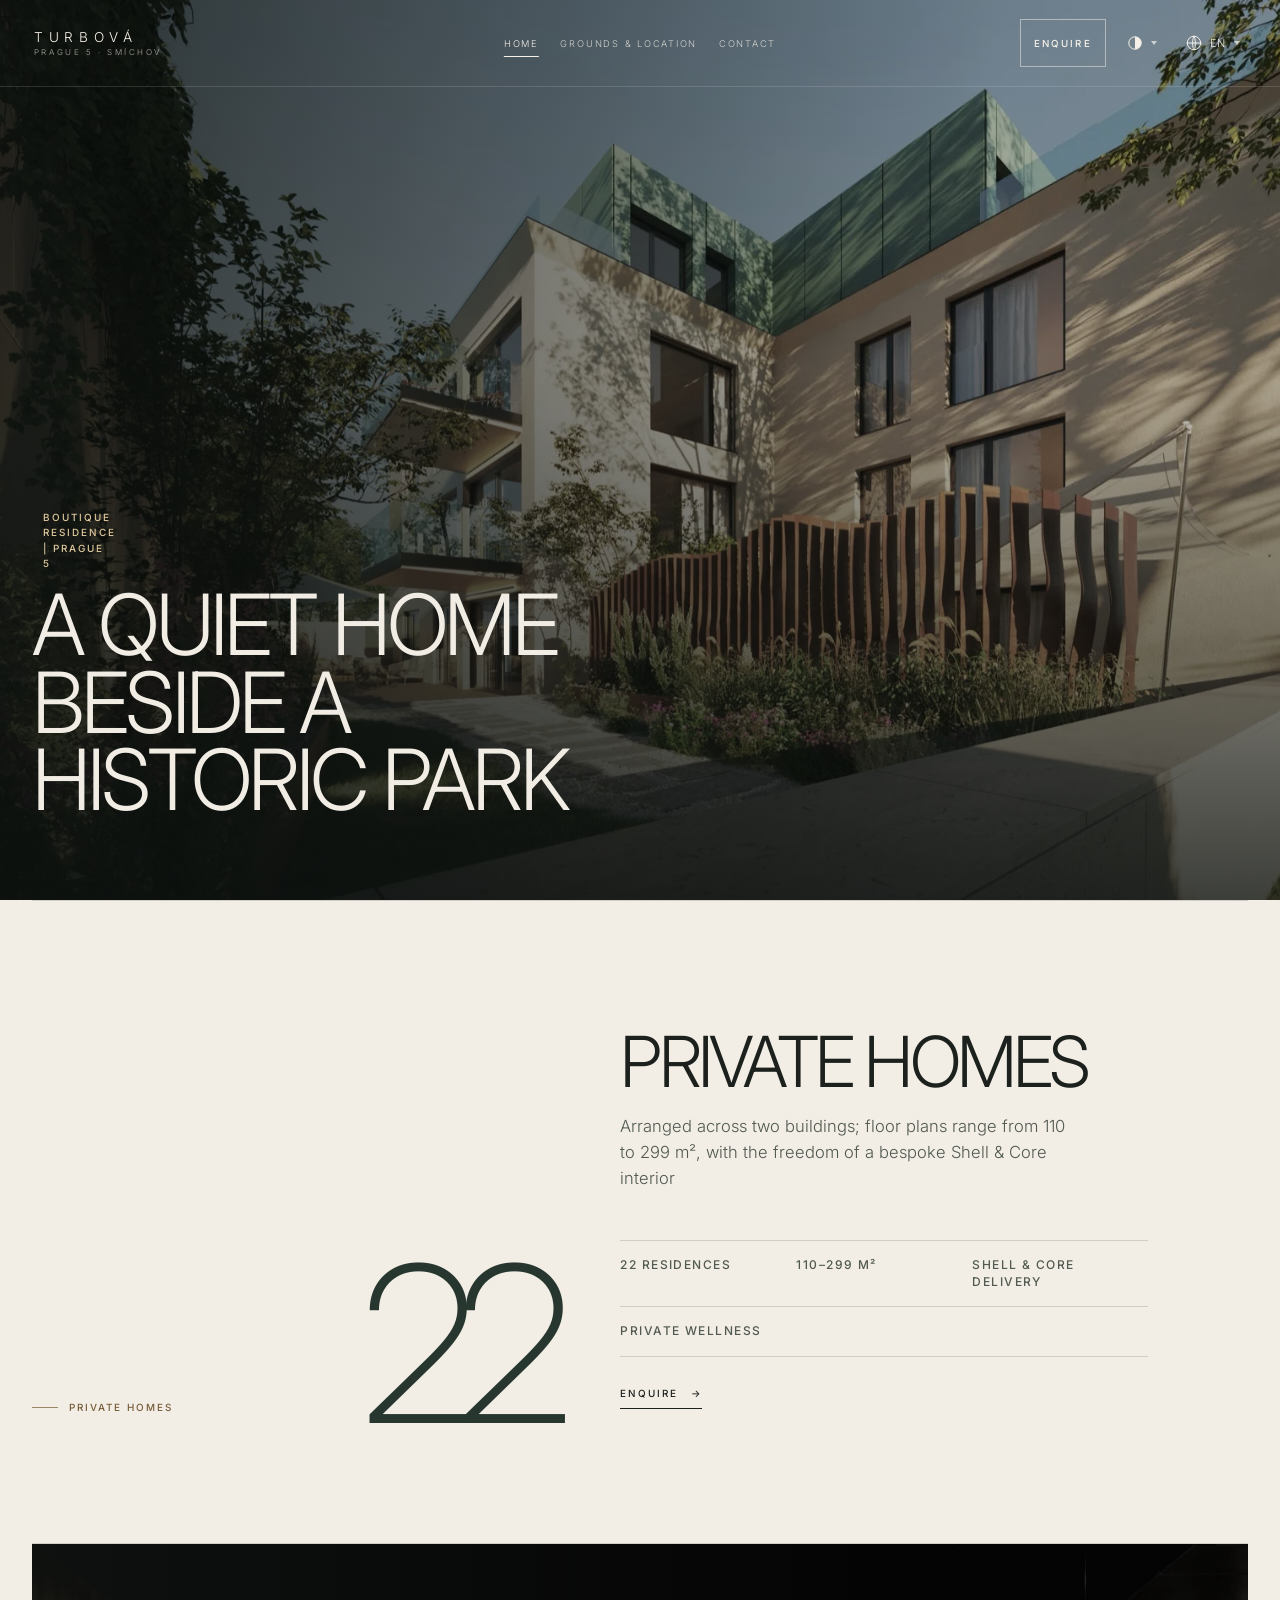
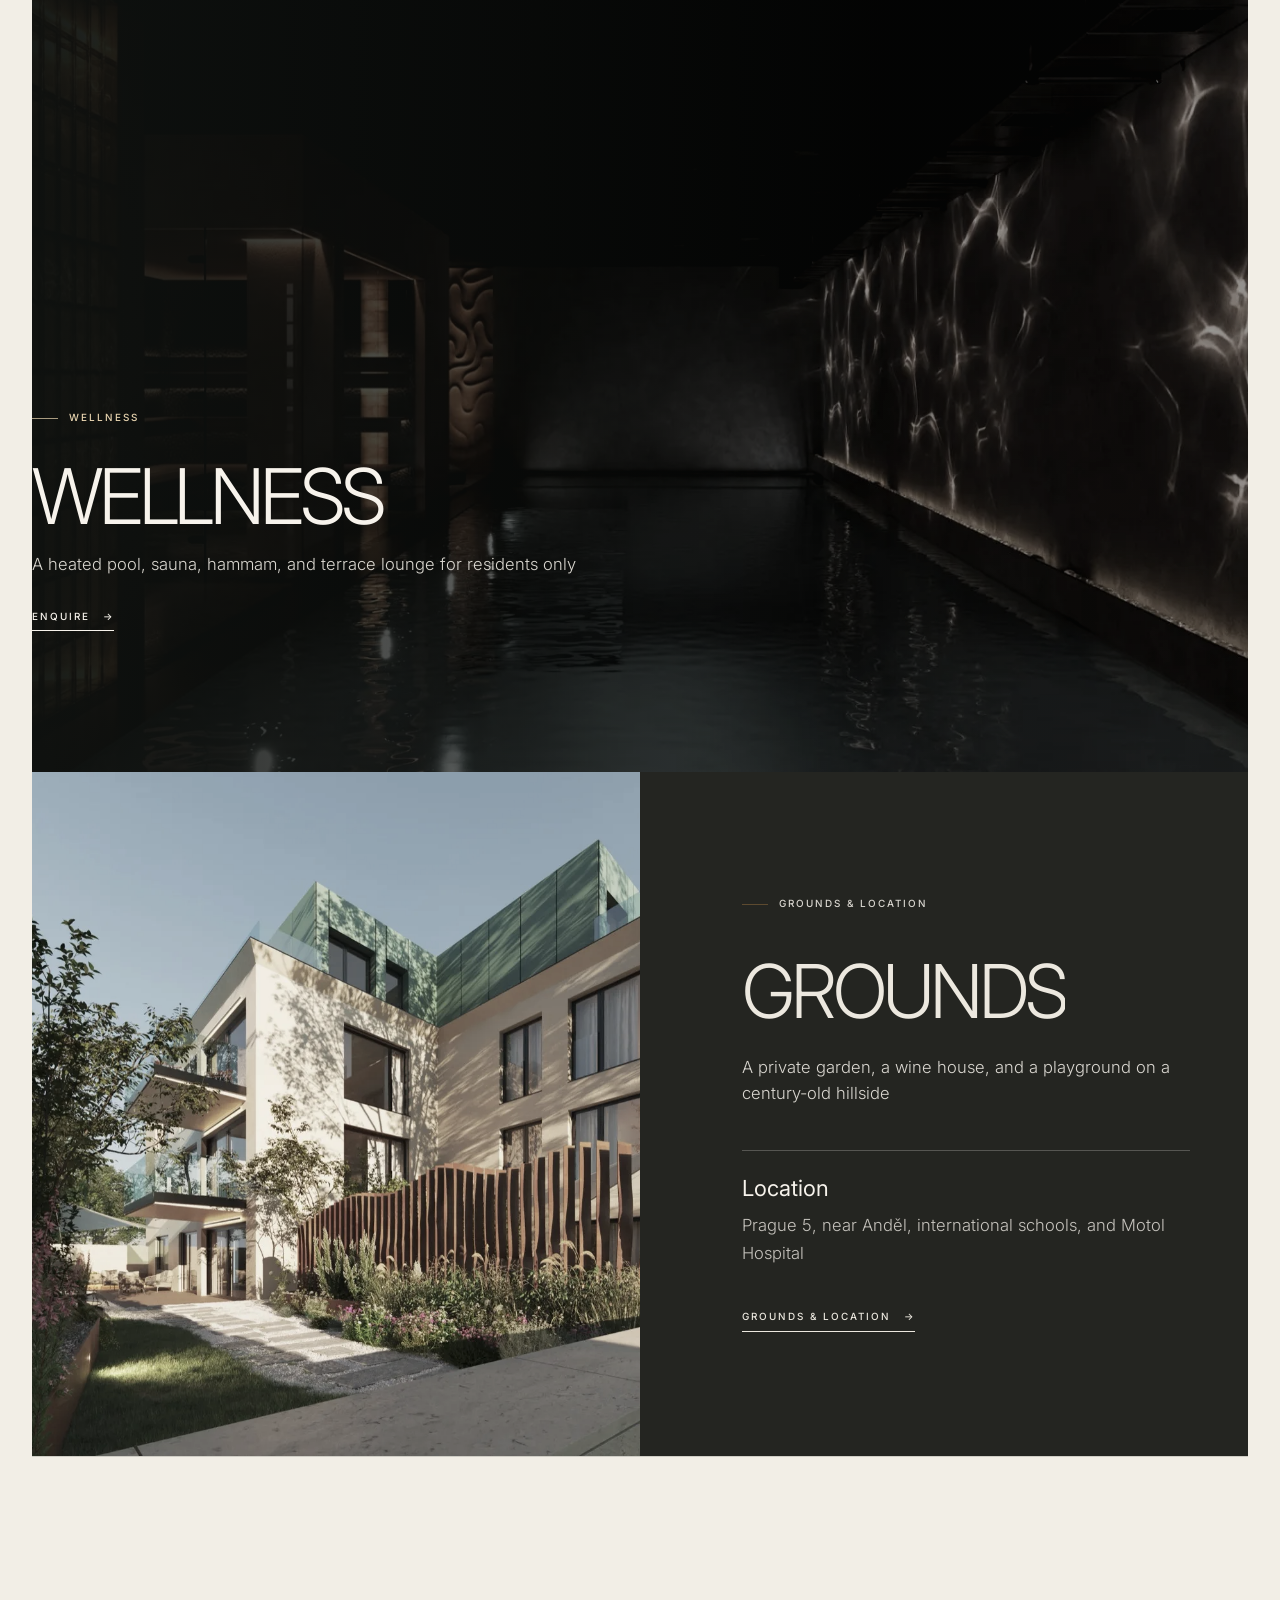
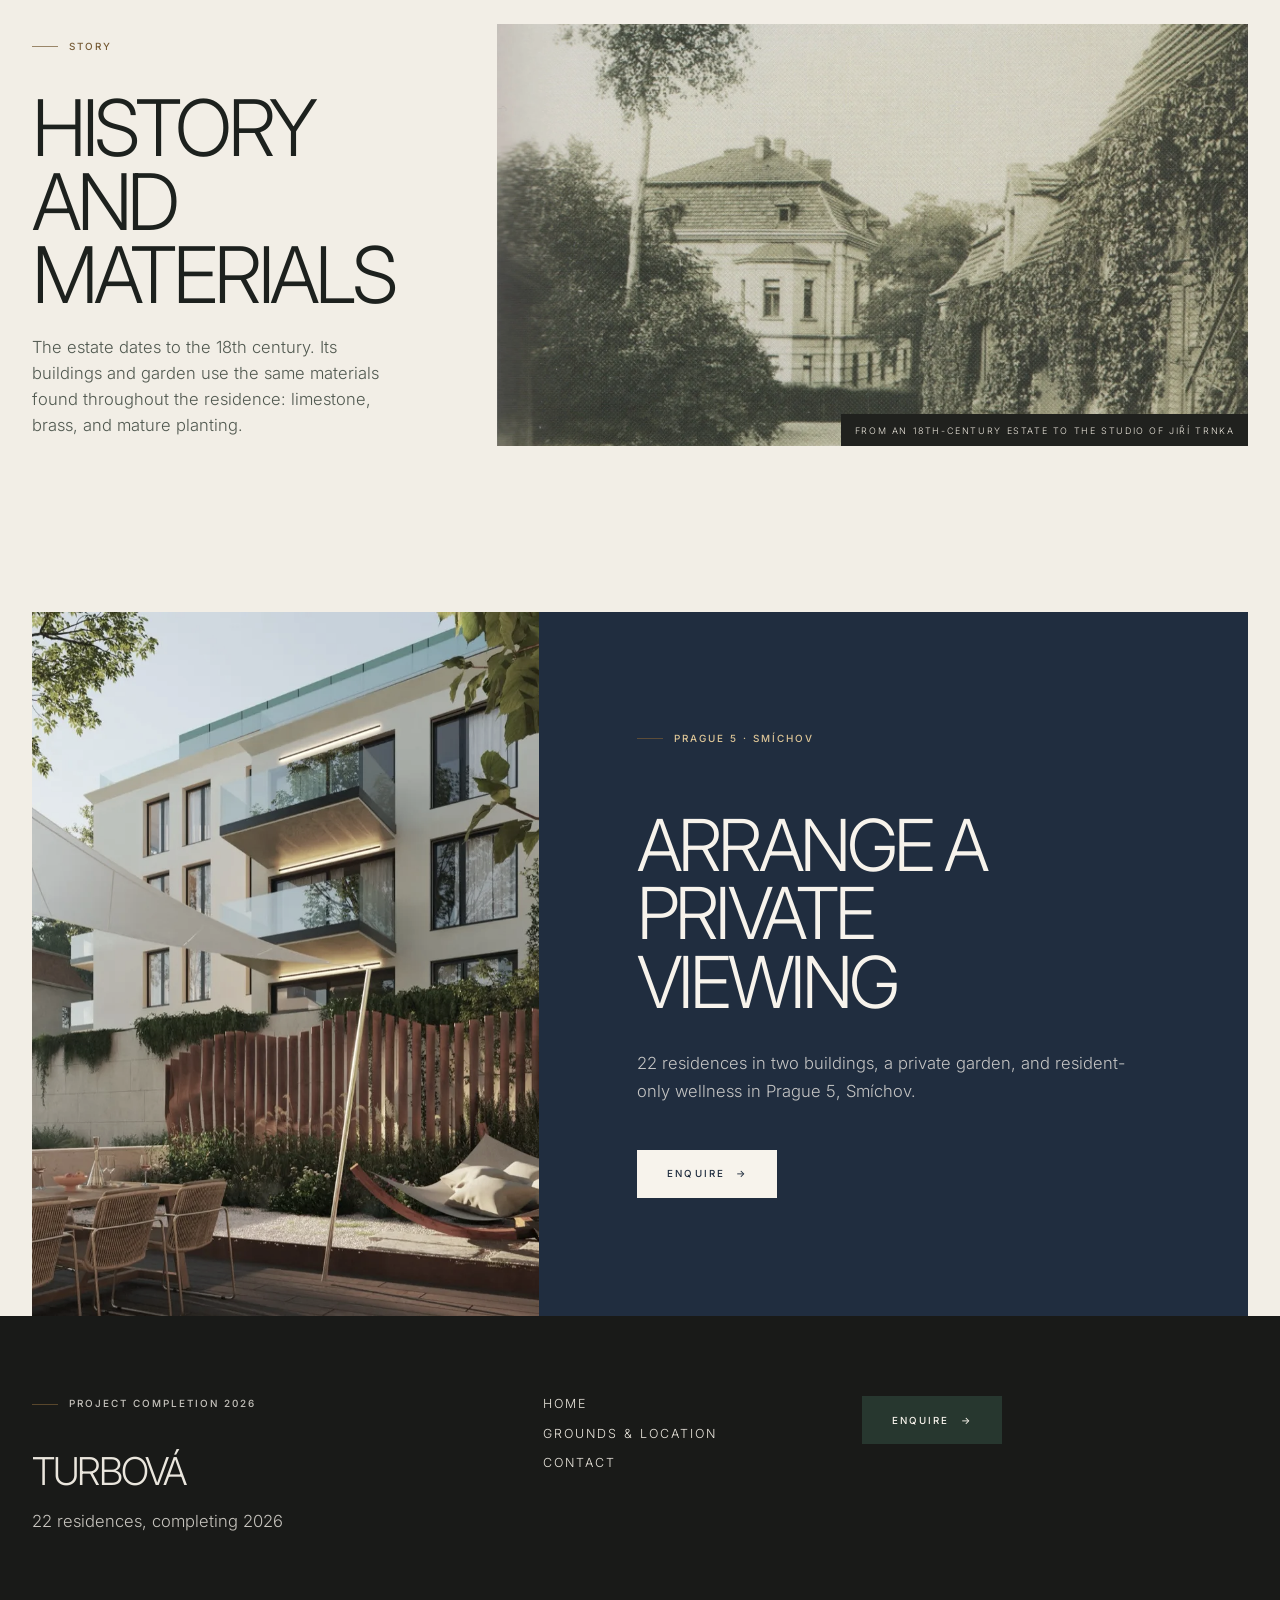
<file: index.html>
<!DOCTYPE html>
<html lang="en">
  <head>
    <meta charset="UTF-8" />
    <meta name="viewport" content="width=device-width, initial-scale=1.0" />
    <script>(function(){try{var t=localStorage.getItem("turbova-theme");if(t)document.documentElement.setAttribute("data-theme",t);}catch(e){}})();</script>
    <title>Turbová | Home</title>
    <meta name="description" content="Turbová: 22 residences in two buildings, Prague 5, Smíchov. Private garden, resident-only wellness, 24/7 concierge. Completion 2026." />
    <meta property="og:image" content="assets/images/main-lobby-entrance-and-logo.webp" />
    <link rel="preconnect" href="https://fonts.googleapis.com" />
    <link rel="preconnect" href="https://fonts.gstatic.com" crossorigin />
    <link rel="stylesheet" href="https://fonts.googleapis.com/css2?family=Inter:wght@300;400;500;600&display=swap" media="print" onload="this.media='all'" />
    <noscript><link rel="stylesheet" href="https://fonts.googleapis.com/css2?family=Inter:wght@300;400;500;600&display=swap" /></noscript>
    <link rel="stylesheet" href="assets/styles/styles.css?v=29b4fe062d" />
  </head>
  <body data-page="home">
    <div class="page-transition" aria-hidden="true"></div>
    <div id="site-shell"></div>
    <script defer src="assets/scripts/site-data-home.js?v=33b9d76a47"></script>
    <script defer src="assets/scripts/app.js?v=20fab475d4"></script>
  </body>
</html>
</file>
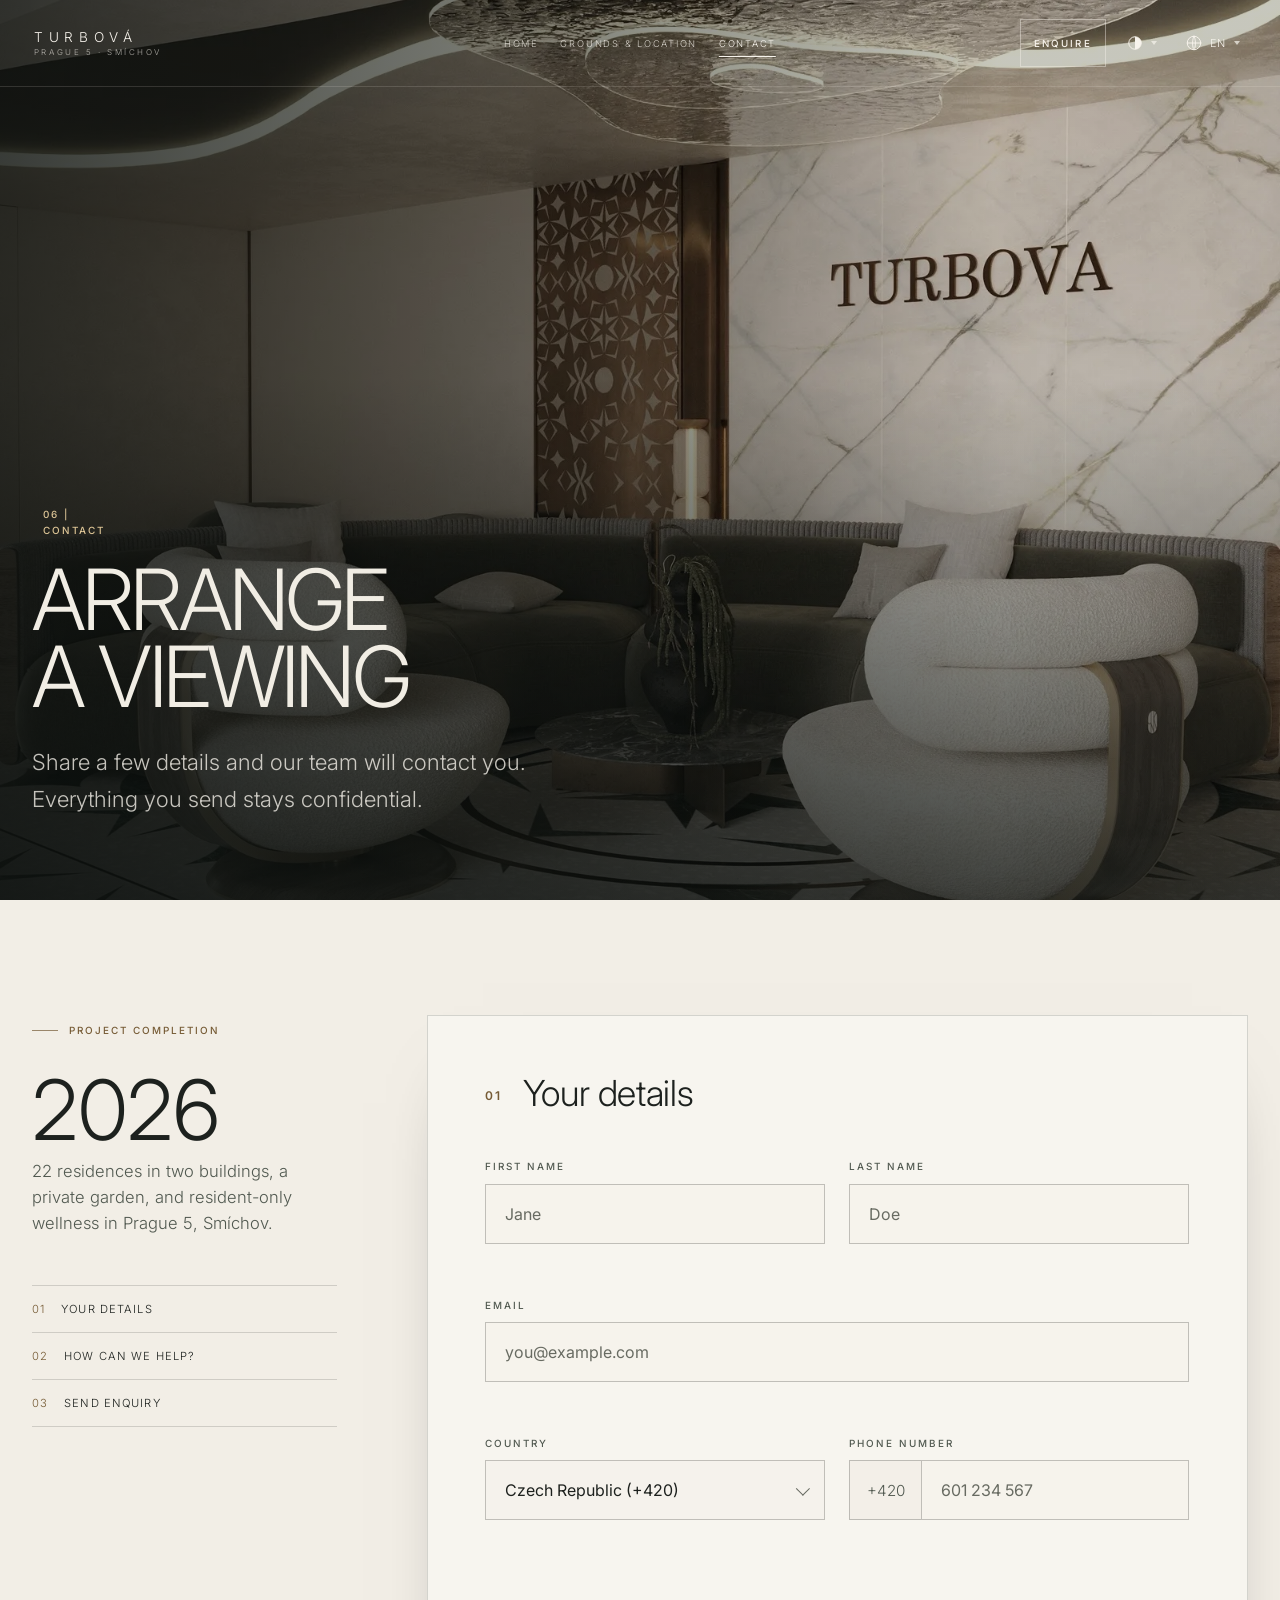
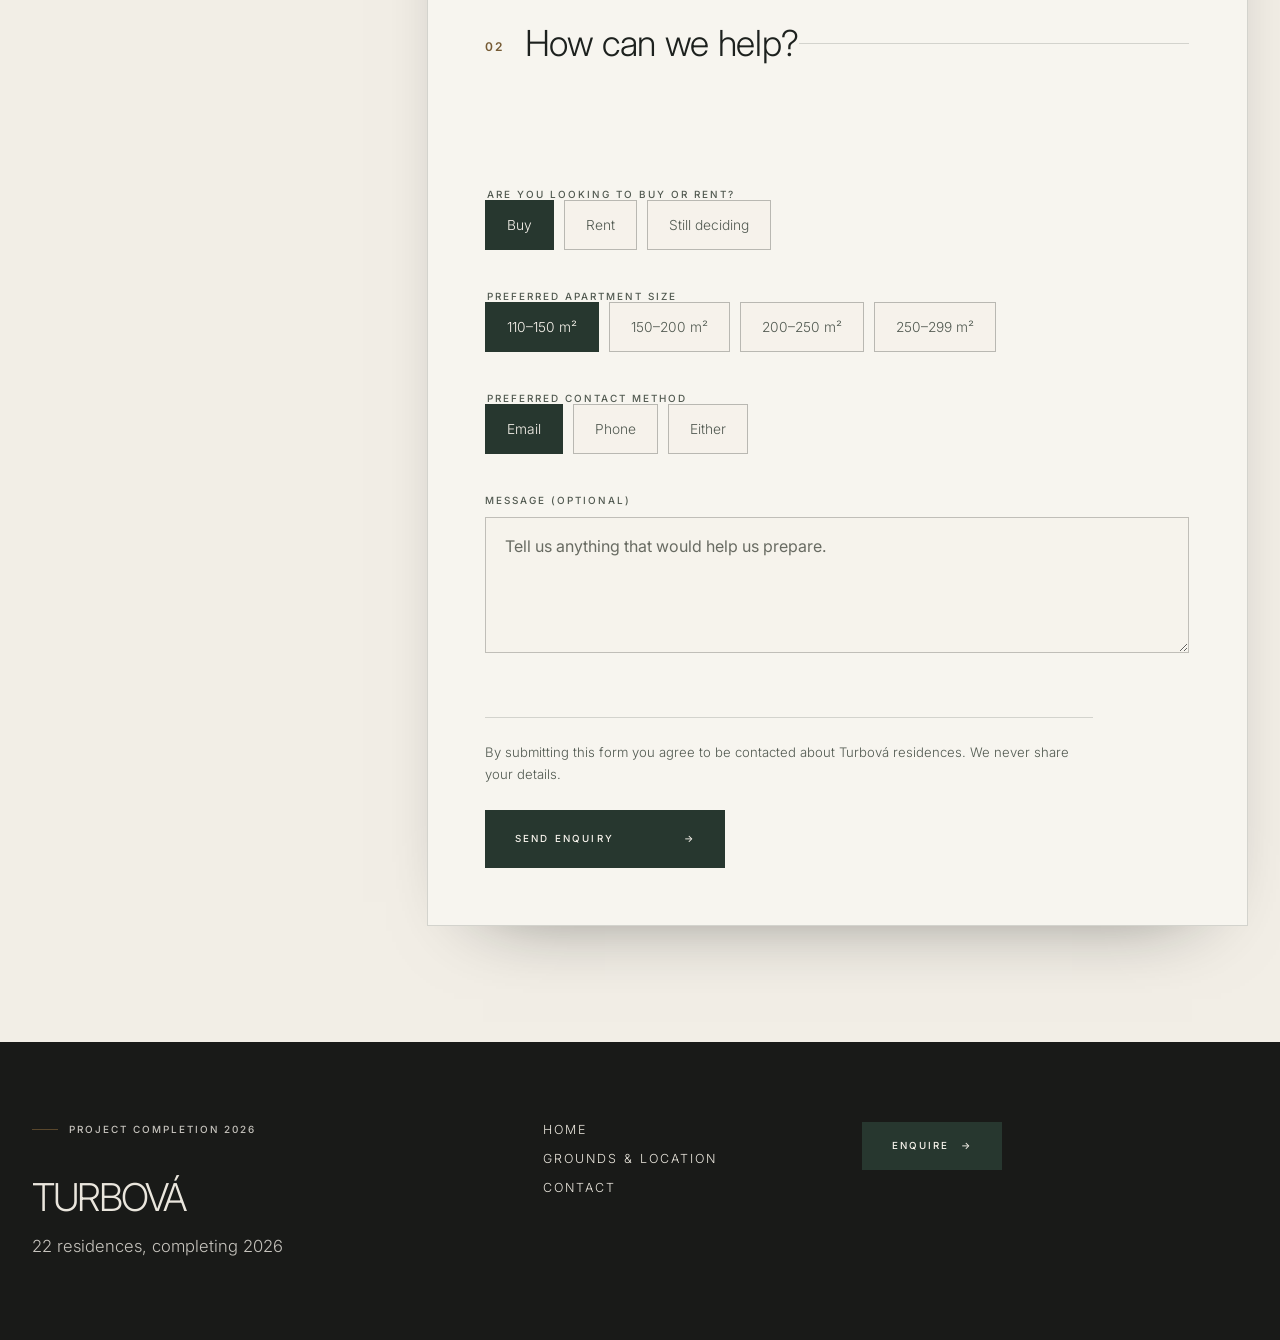
<file: contact.html>
<!DOCTYPE html>
<html lang="en">
  <head>
    <meta charset="UTF-8" />
    <meta name="viewport" content="width=device-width, initial-scale=1.0" />
    <script>(function(){try{var t=localStorage.getItem("turbova-theme");if(t)document.documentElement.setAttribute("data-theme",t);}catch(e){}})();</script>
    <title>Turbová | Contact</title>
    <meta name="description" content="Arrange a private viewing of Turbová, 22 residences in Prague 5, Smíchov. Completion 2026." />
    <meta property="og:image" content="assets/images/main-lobby-entrance-and-logo.webp" />
    <link rel="preconnect" href="https://fonts.googleapis.com" />
    <link rel="preconnect" href="https://fonts.gstatic.com" crossorigin />
    <link rel="stylesheet" href="https://fonts.googleapis.com/css2?family=Inter:wght@300;400;500;600&display=swap" media="print" onload="this.media='all'" />
    <noscript><link rel="stylesheet" href="https://fonts.googleapis.com/css2?family=Inter:wght@300;400;500;600&display=swap" /></noscript>
    <link rel="stylesheet" href="assets/styles/styles.css?v=29b4fe062d" />
  </head>
  <body data-page="contact">
    <div class="page-transition" aria-hidden="true"></div>
    <div id="site-shell"></div>
    <script defer src="assets/scripts/site-data-contact.js?v=7f67ac21fa"></script>
    <script defer src="assets/scripts/app.js?v=20fab475d4"></script>
  </body>
</html>
</file>
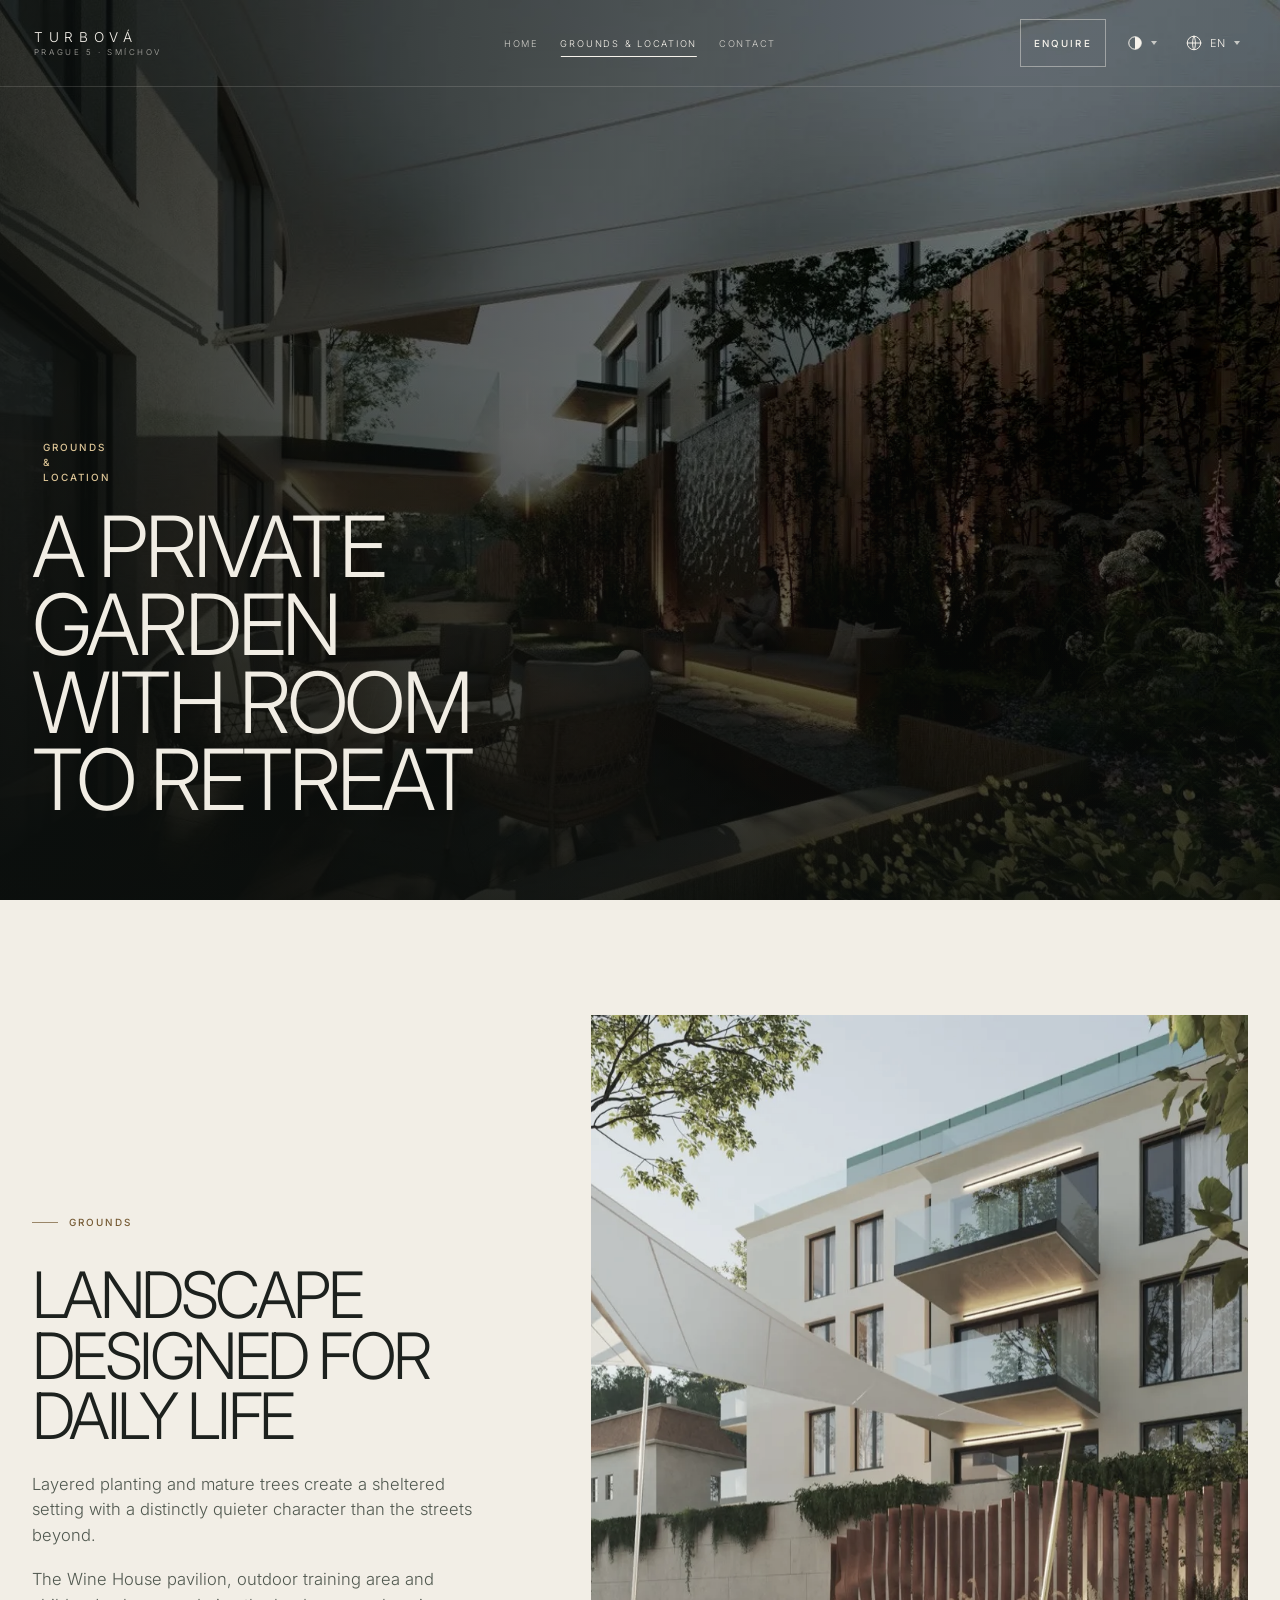
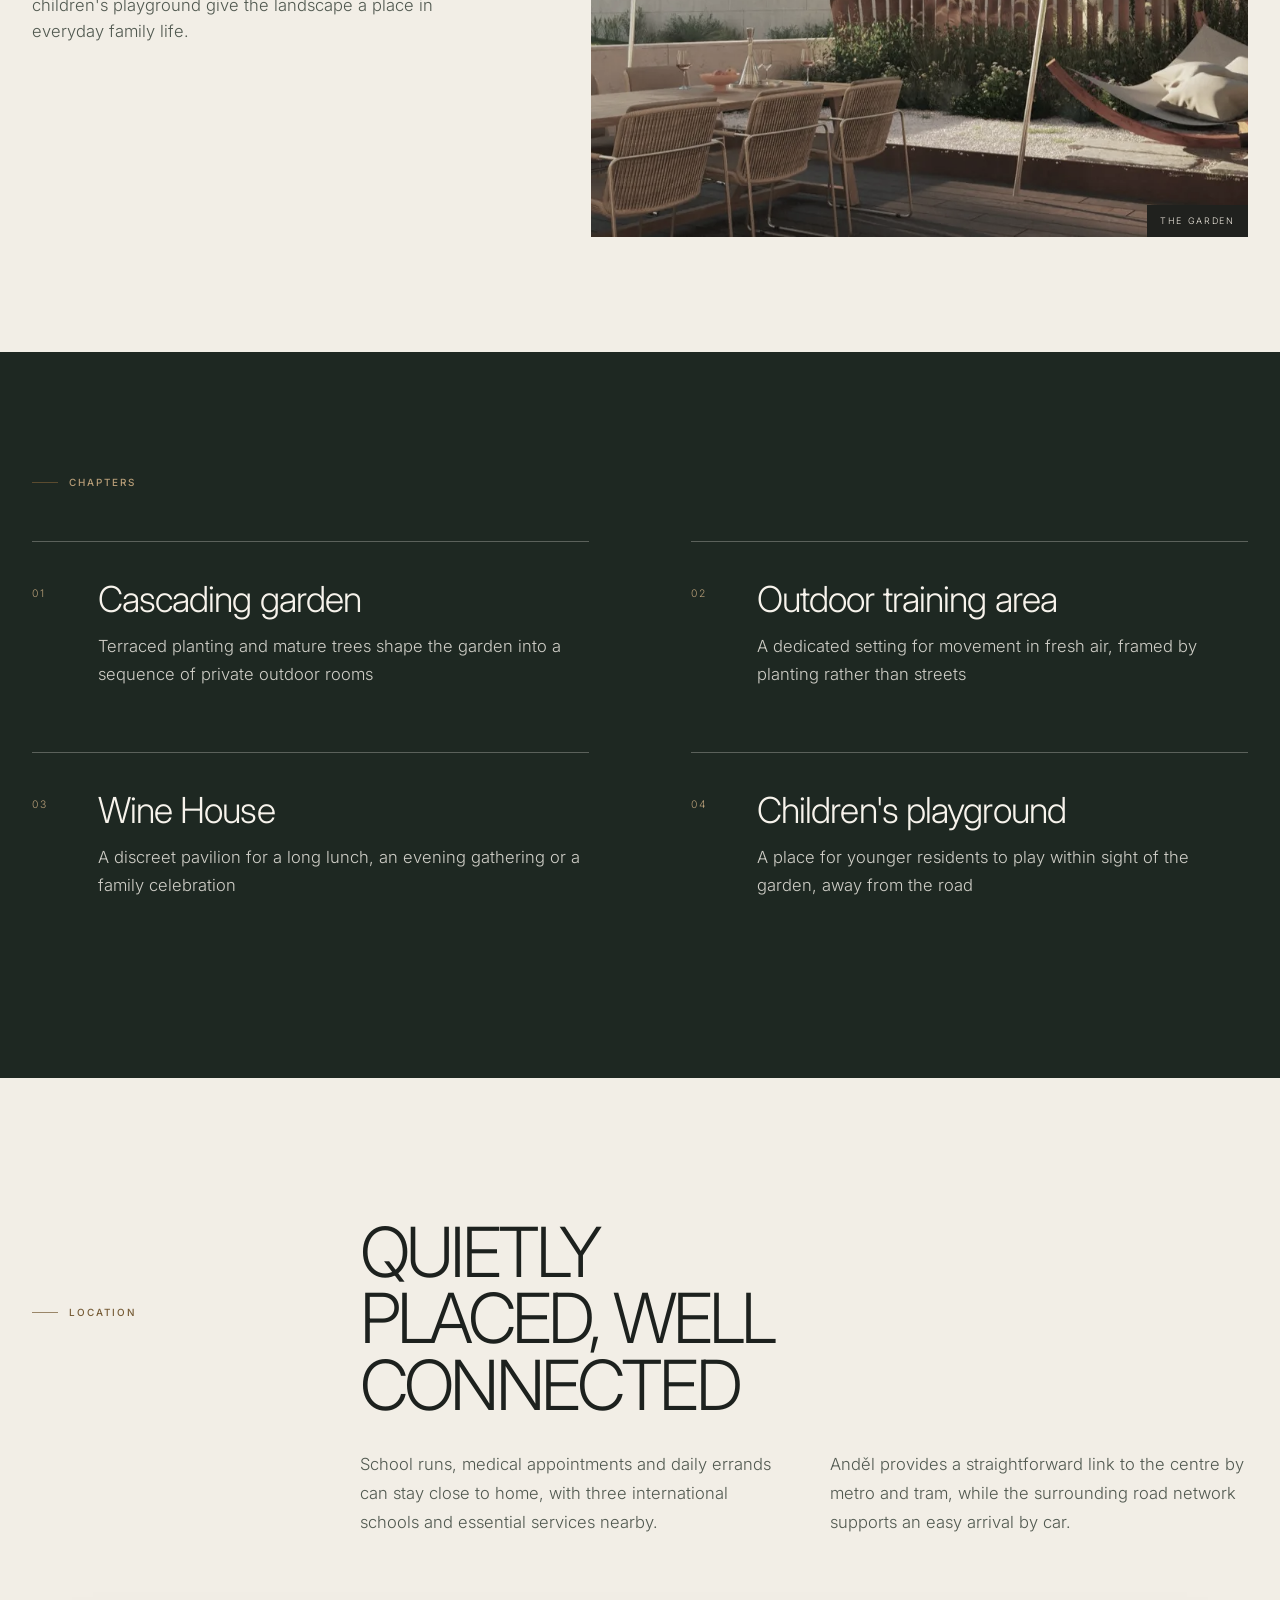
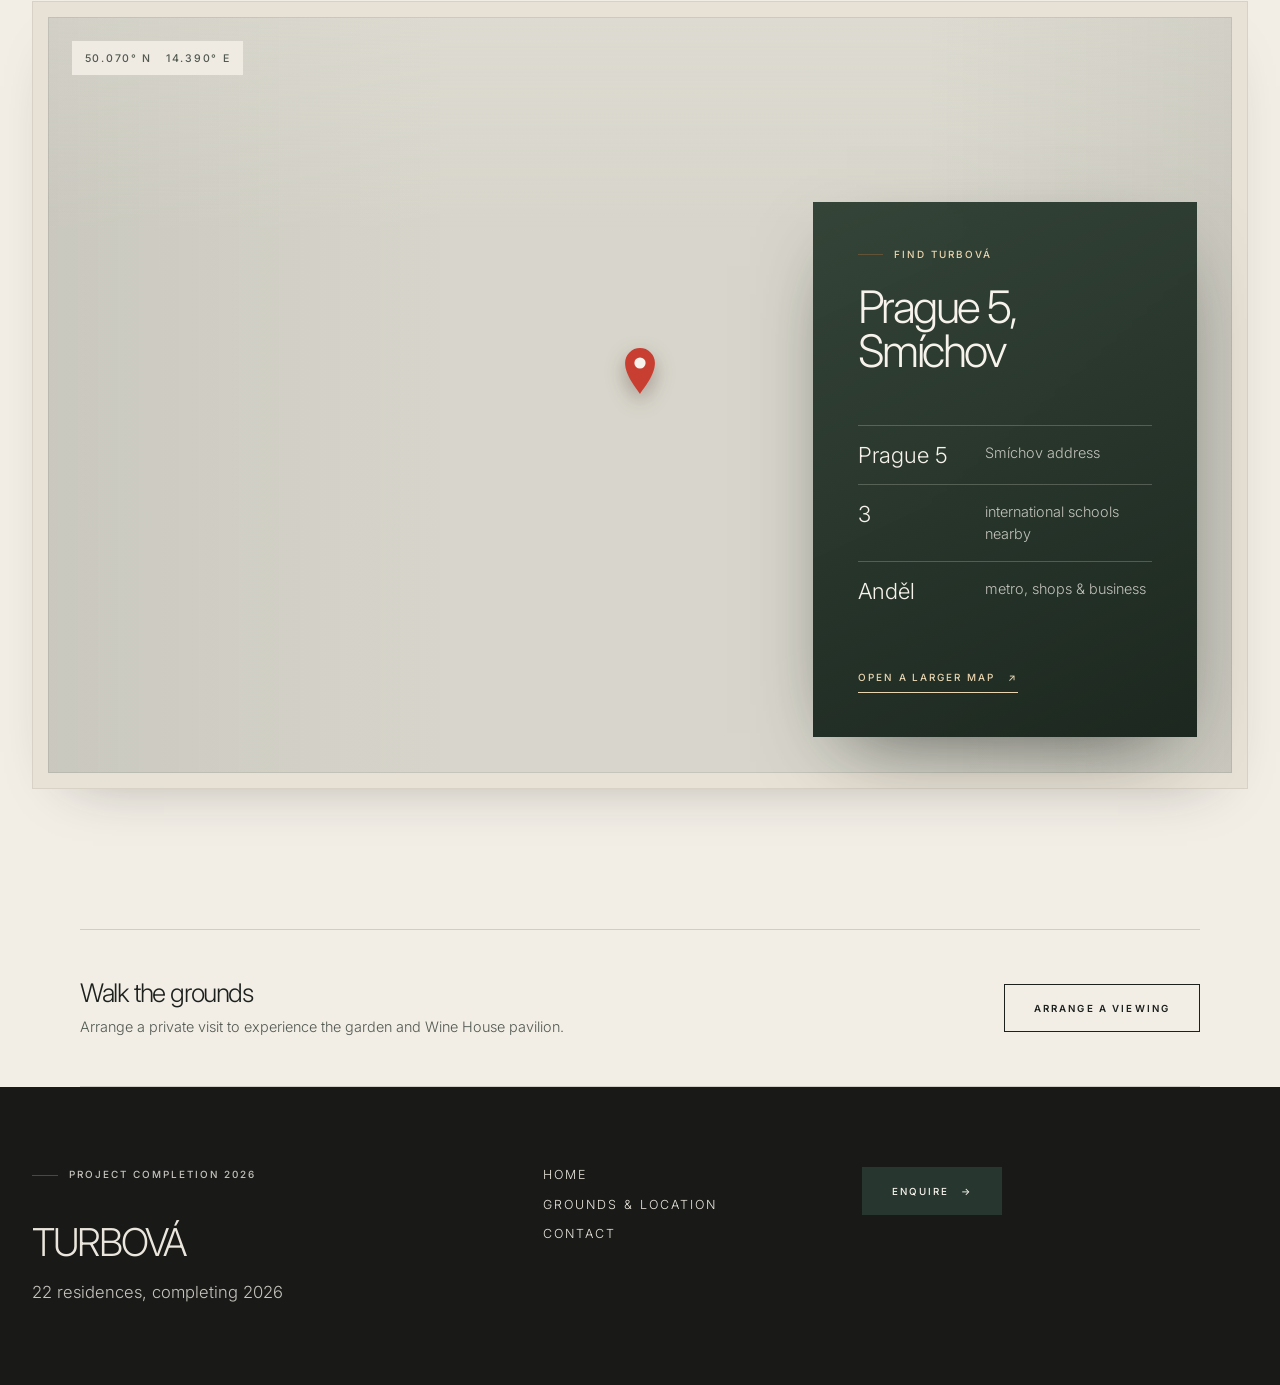
<file: grounds.html>
<!DOCTYPE html>
<html lang="en">
  <head>
    <meta charset="UTF-8" />
    <meta name="viewport" content="width=device-width, initial-scale=1.0" />
    <script>(function(){try{var t=localStorage.getItem("turbova-theme");if(t)document.documentElement.setAttribute("data-theme",t);}catch(e){}})();</script>
    <title>Turbová | Grounds &amp; Location</title>
    <meta name="description" content="Explore Turbová's private garden and its location in Prague 5, Smíchov." />
    <meta property="og:image" content="assets/images/main-lobby-entrance-and-logo.webp" />
    <link rel="preconnect" href="https://fonts.googleapis.com" />
    <link rel="preconnect" href="https://fonts.gstatic.com" crossorigin />
    <link rel="stylesheet" href="https://fonts.googleapis.com/css2?family=Inter:wght@300;400;500;600&display=swap" media="print" onload="this.media='all'" />
    <noscript><link rel="stylesheet" href="https://fonts.googleapis.com/css2?family=Inter:wght@300;400;500;600&display=swap" /></noscript>
    <link rel="stylesheet" href="assets/styles/styles.css?v=29b4fe062d" />
  </head>
  <body data-page="grounds">
    <div class="page-transition" aria-hidden="true"></div>
    <div id="site-shell"></div>
    <script defer src="assets/scripts/site-data-grounds.js?v=ea8192907e"></script>
    <script defer src="assets/scripts/site-data-location.js?v=f9523aa80d"></script>
    <script defer src="assets/scripts/app.js?v=20fab475d4"></script>
  </body>
</html>
</file>
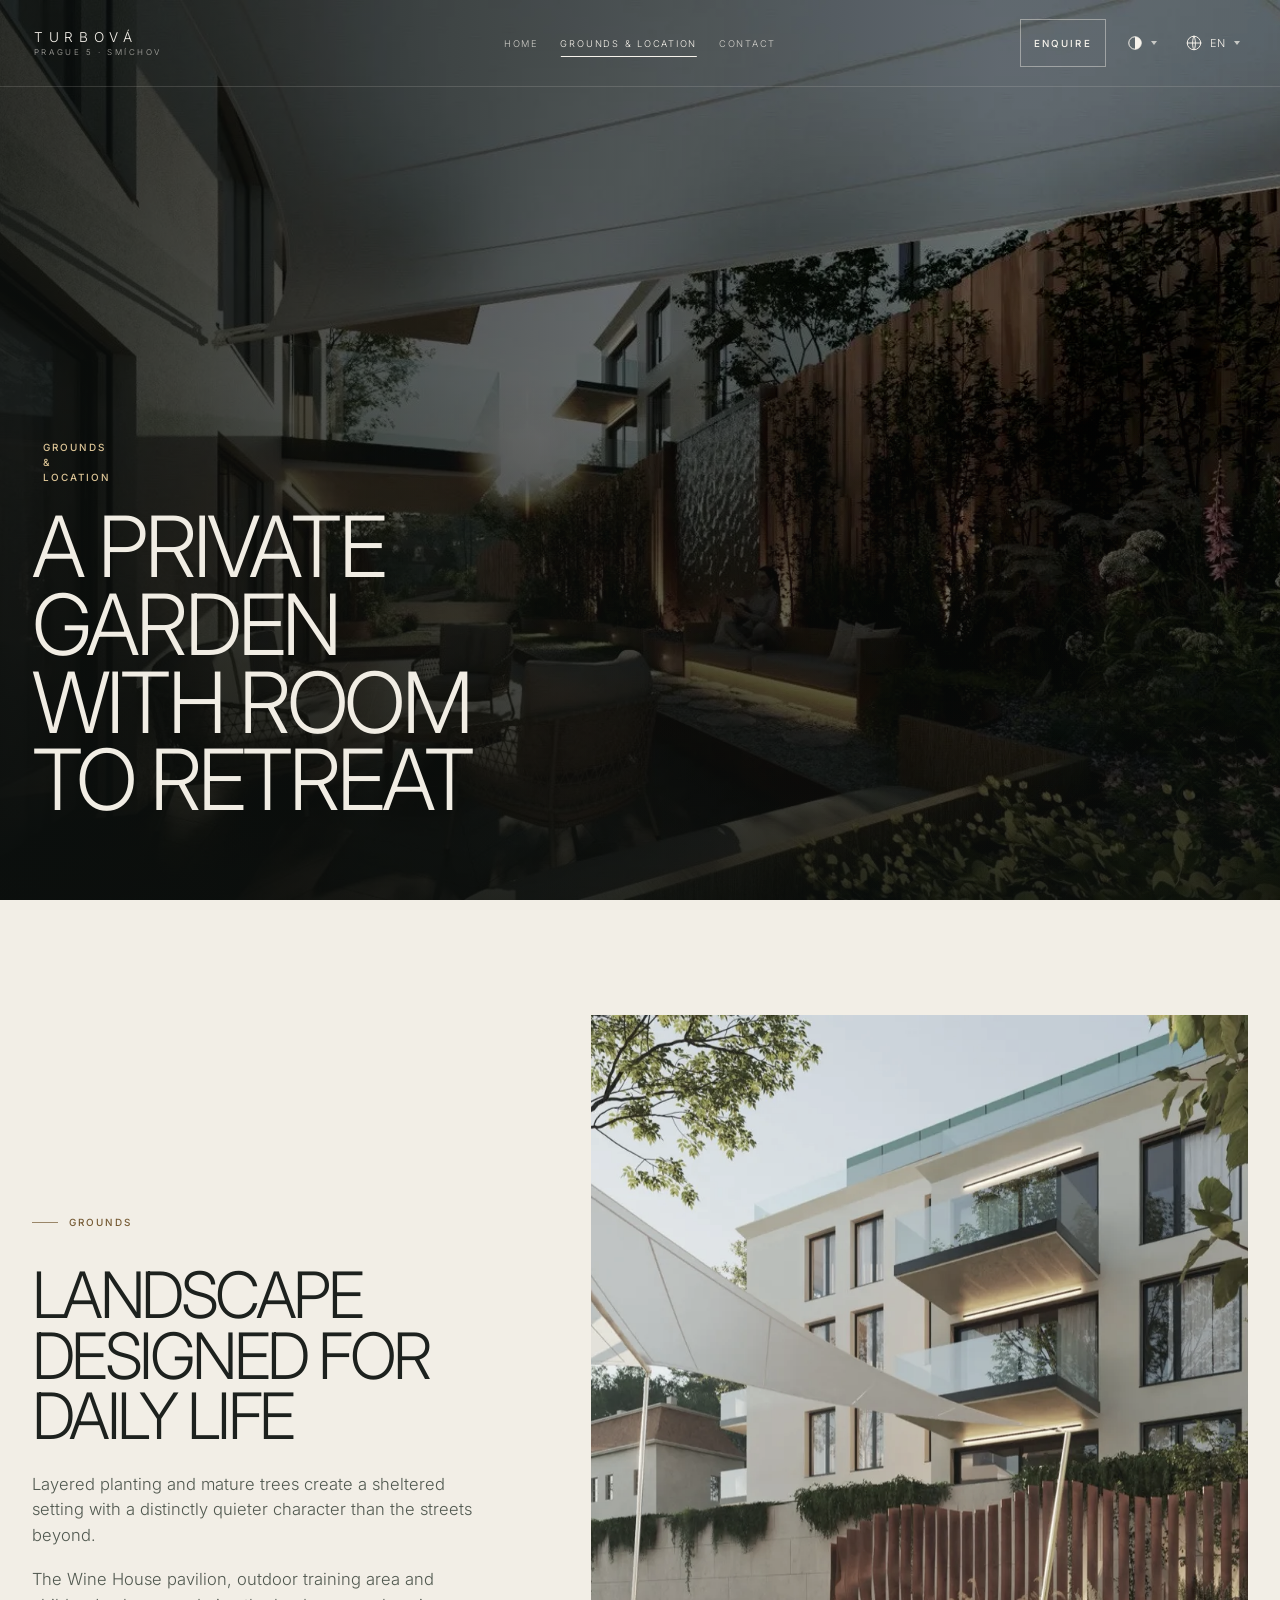
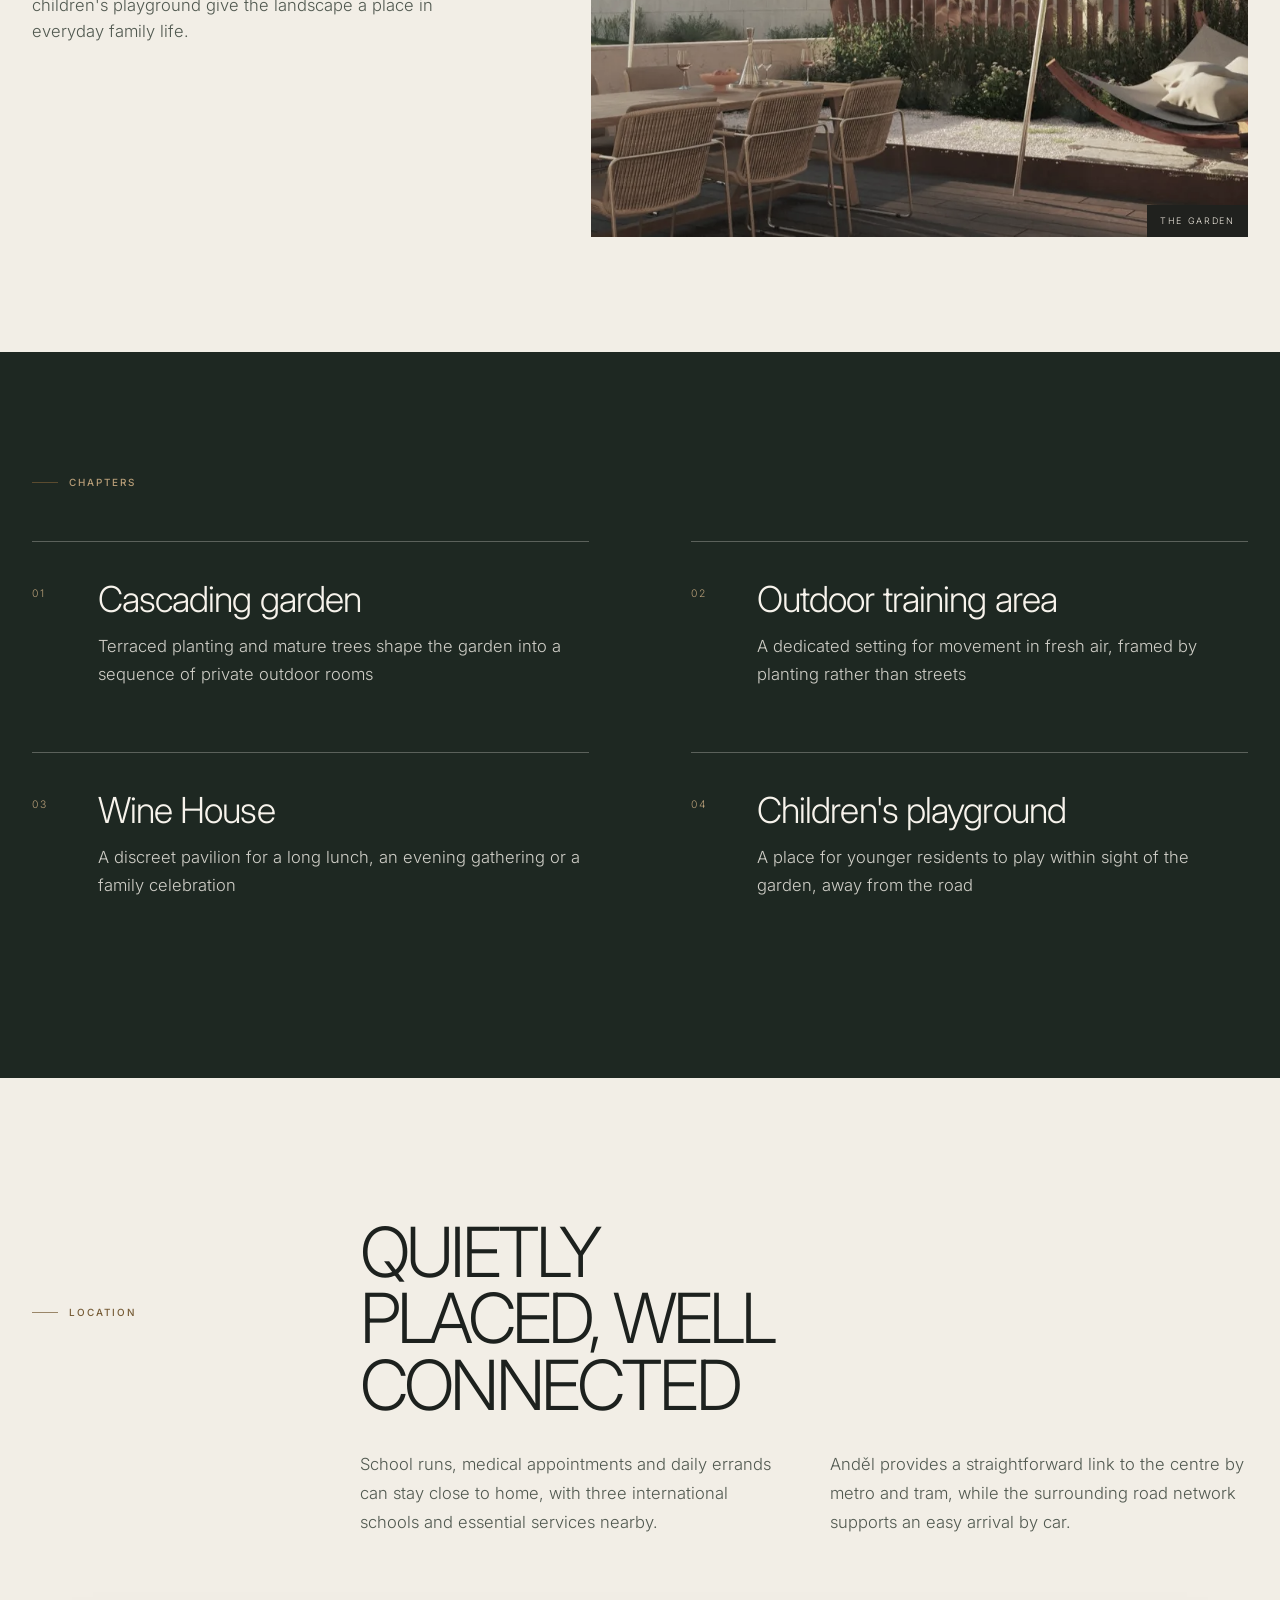
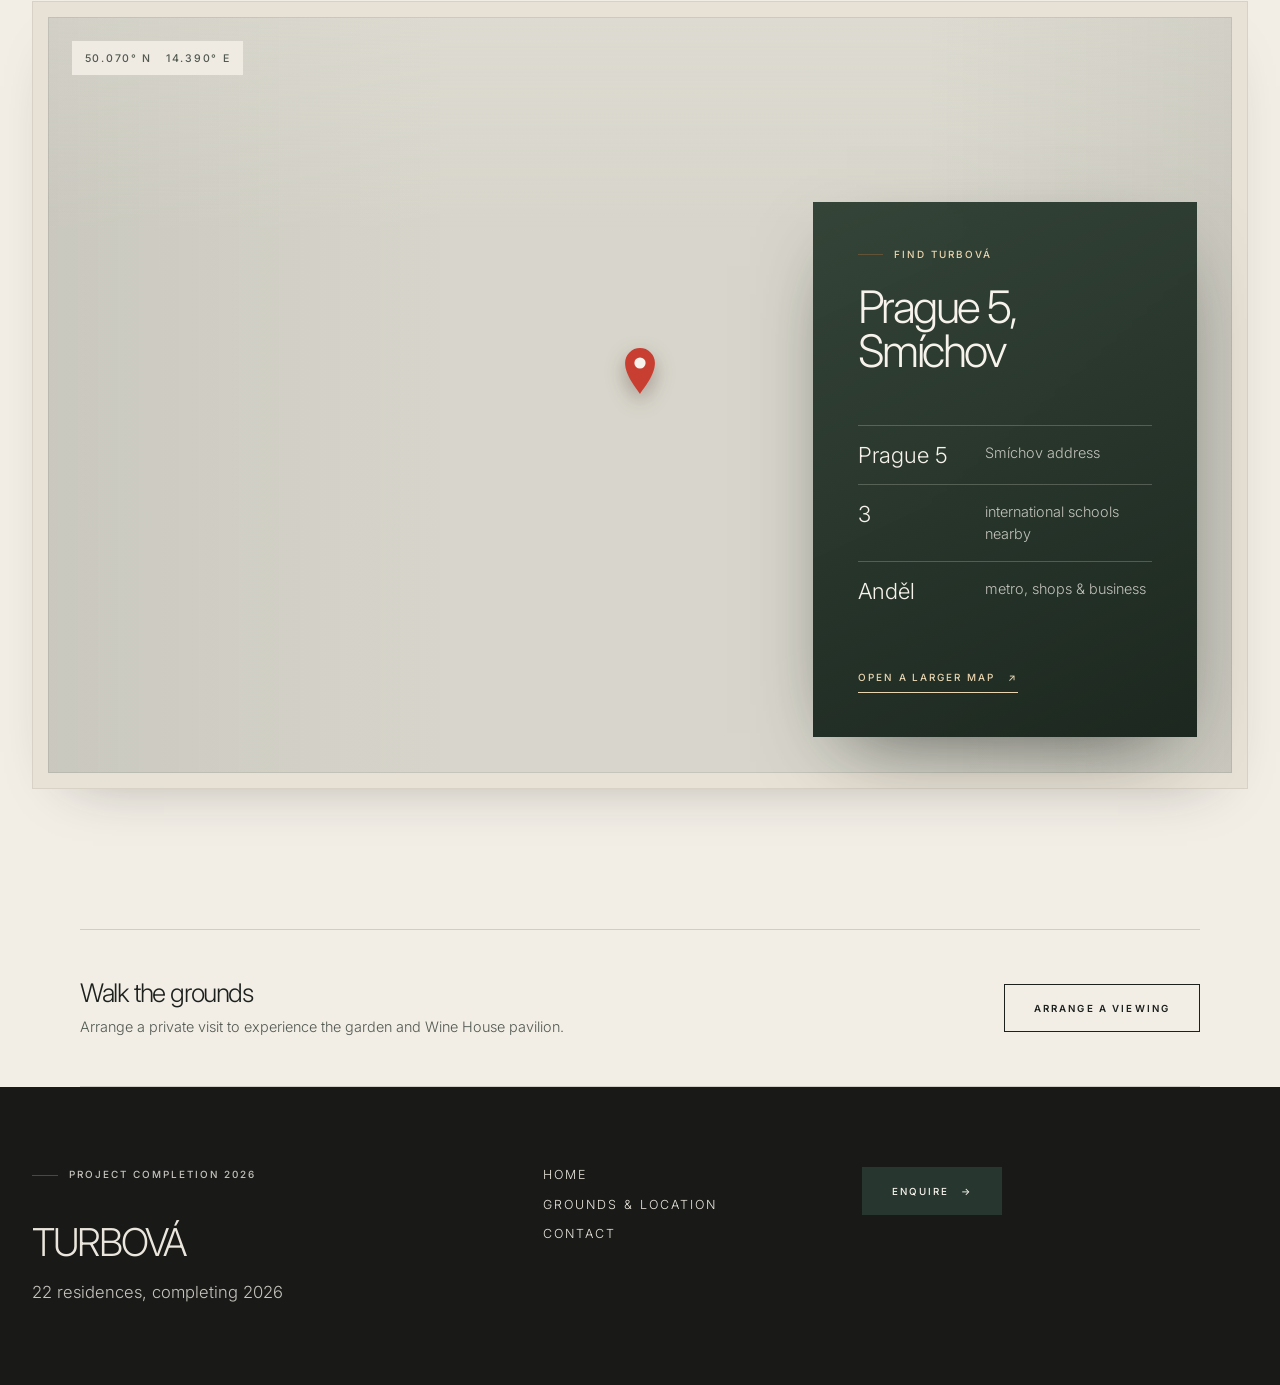
<file: location.html>
<!DOCTYPE html>
<html lang="en">
  <head>
    <meta charset="UTF-8" />
    <meta name="viewport" content="width=device-width, initial-scale=1.0" />
    <meta http-equiv="refresh" content="0; url=grounds.html#location" />
    <link rel="canonical" href="grounds.html#location" />
    <script>window.location.replace("grounds.html#location");</script>
    <script>(function(){try{var t=localStorage.getItem("turbova-theme");if(t)document.documentElement.setAttribute("data-theme",t);}catch(e){}})();</script>
    <title>Turbová | Location</title>
    <meta name="description" content="Turbová is in Prague 5, Smíchov, near Anděl, international schools, Canadian Medical Centre, and Motol University Hospital." />
    <meta property="og:image" content="assets/images/main-lobby-entrance-and-logo.webp" />
    <link rel="preconnect" href="https://fonts.googleapis.com" />
    <link rel="preconnect" href="https://fonts.gstatic.com" crossorigin />
    <link rel="stylesheet" href="https://fonts.googleapis.com/css2?family=Inter:wght@300;400;500;600&display=swap" media="print" onload="this.media='all'" />
    <noscript><link rel="stylesheet" href="https://fonts.googleapis.com/css2?family=Inter:wght@300;400;500;600&display=swap" /></noscript>
    <link rel="stylesheet" href="assets/styles/styles.css?v=29b4fe062d" />
  </head>
  <body>
    <p>Location is now part of the <a href="grounds.html#location">grounds page</a>.</p>
  </body>
</html>
</file>
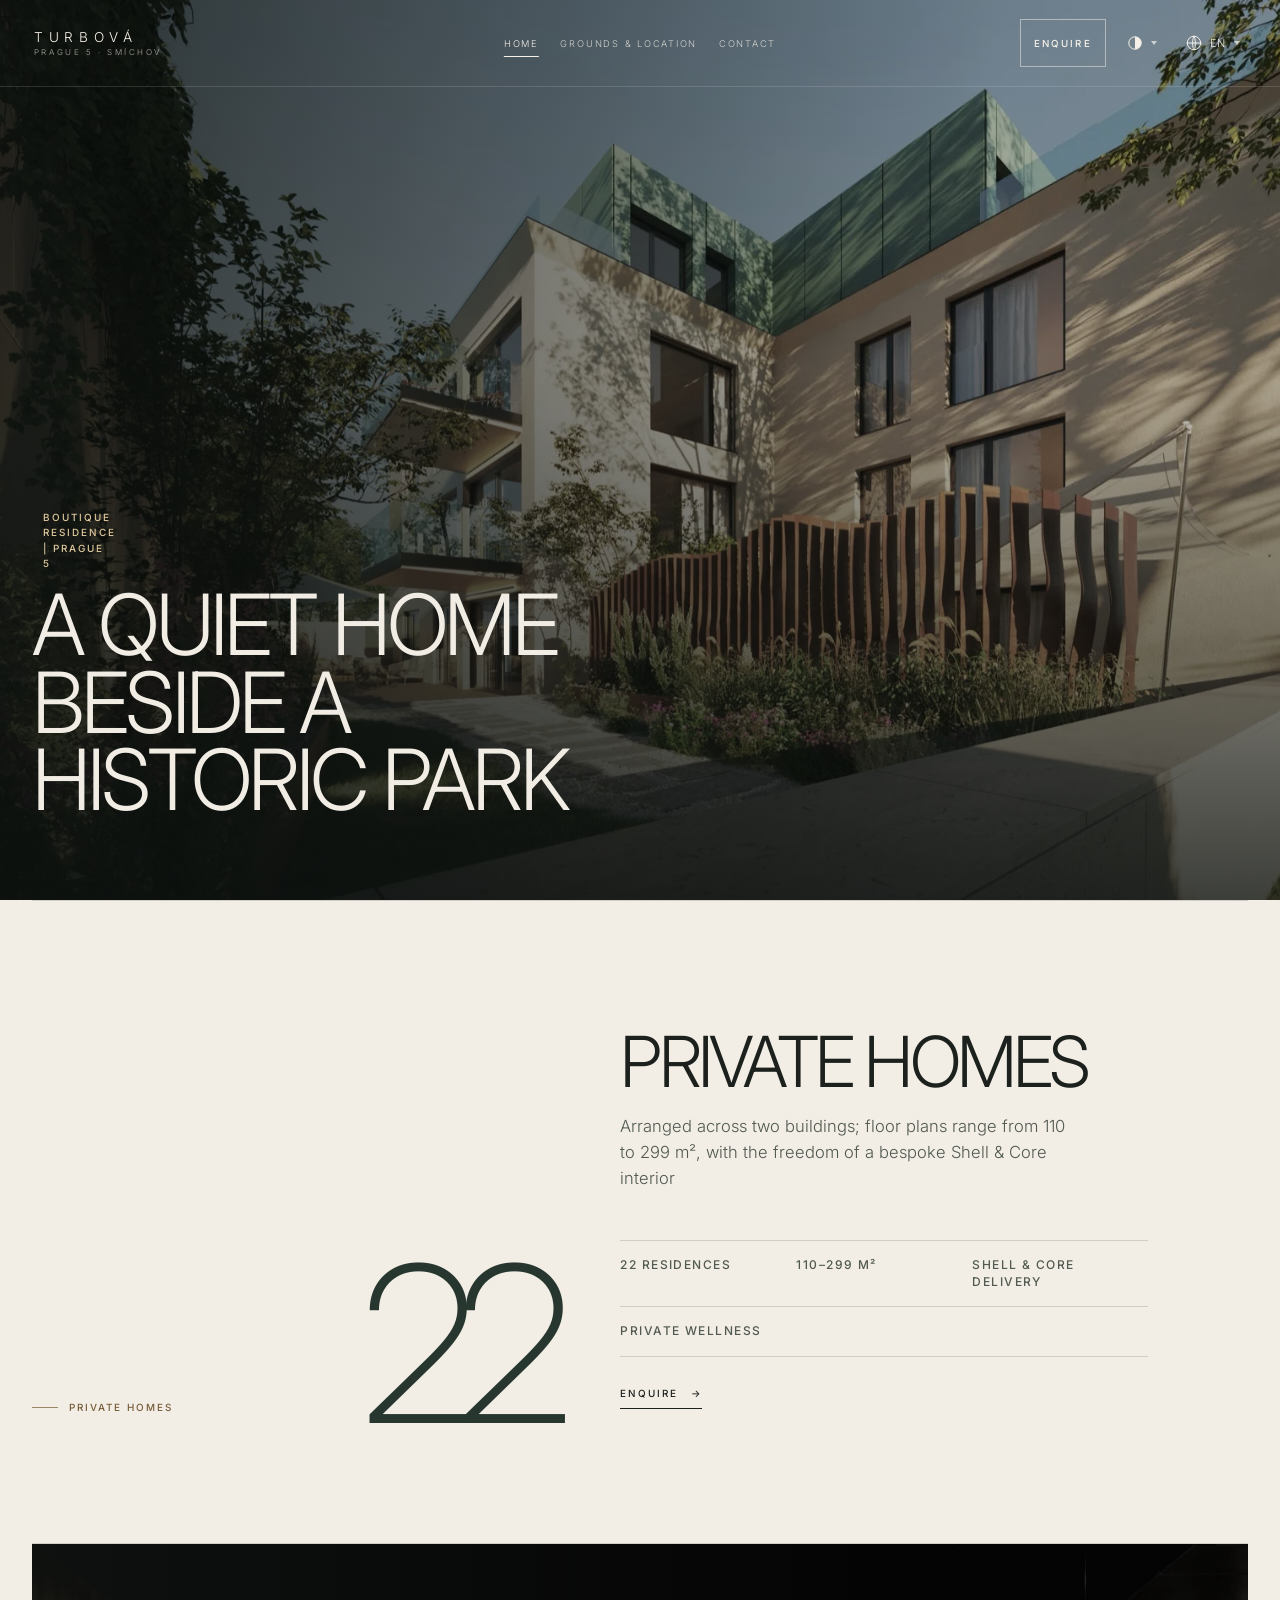
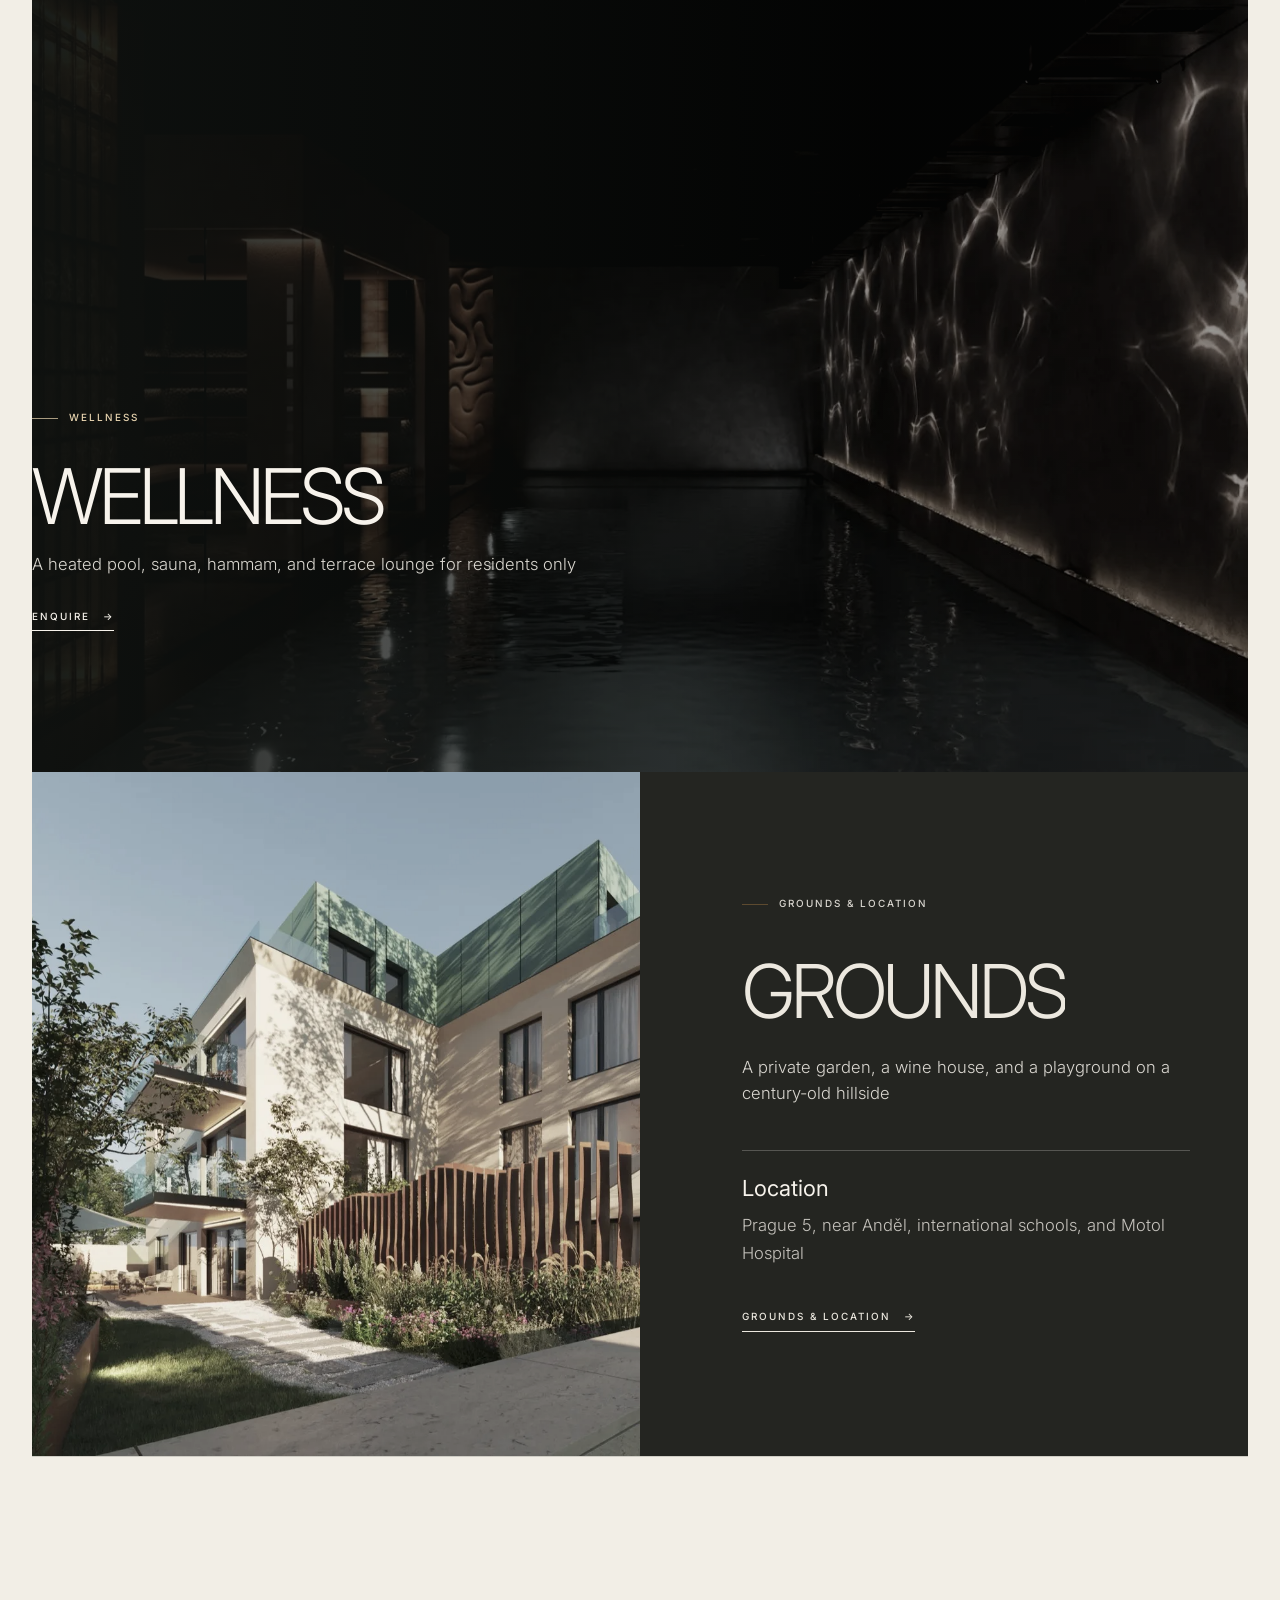
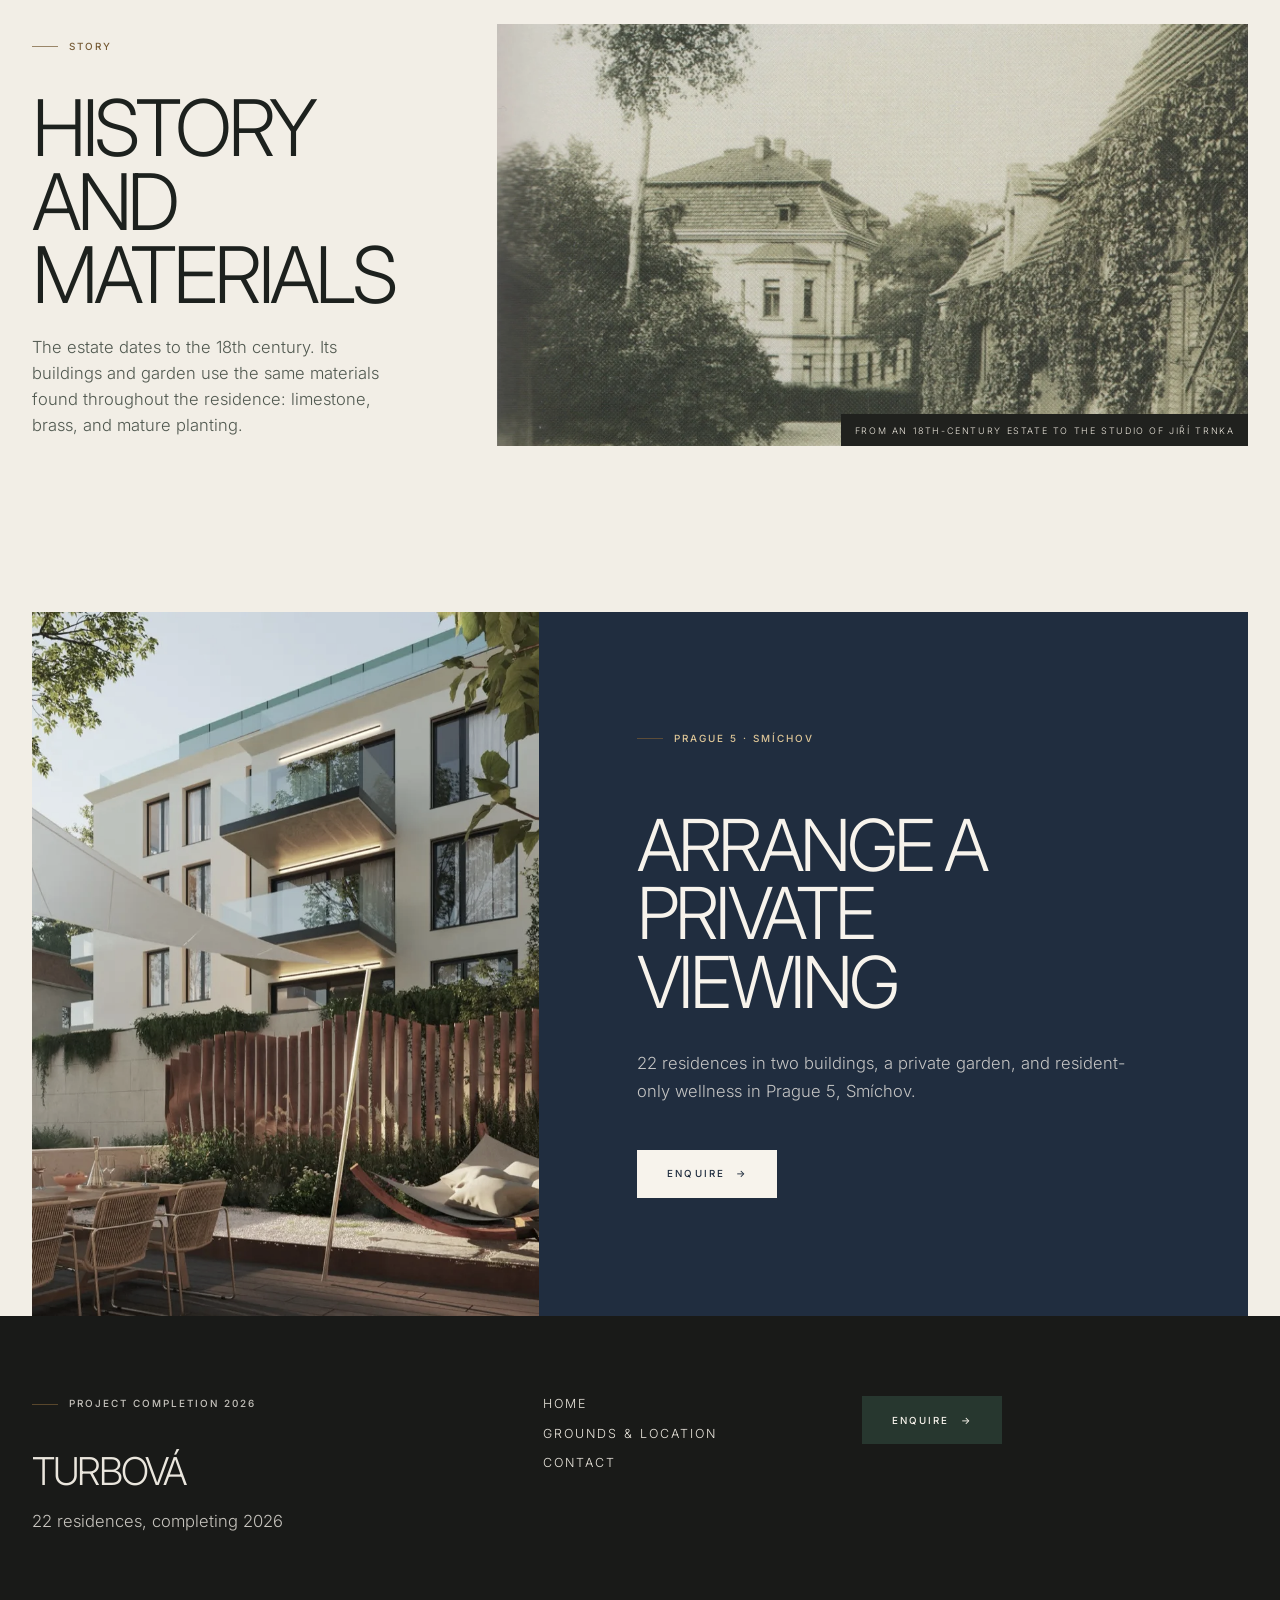
<file: residences.html>
<!DOCTYPE html>
<html lang="en">
  <head>
    <meta charset="UTF-8" />
    <meta name="viewport" content="width=device-width, initial-scale=1.0" />
    <meta http-equiv="refresh" content="0; url=index.html#residences" />
    <link rel="canonical" href="index.html#residences" />
    <script>window.location.replace("index.html#residences");</script>
    <script>(function(){try{var t=localStorage.getItem("turbova-theme");if(t)document.documentElement.setAttribute("data-theme",t);}catch(e){}})();</script>
    <title>Turbová | Residences</title>
    <meta name="description" content="22 residences in two buildings, 110–299 m², Prague 5. Shell & Core delivery, private parking with EV charging, storage. Completion 2026." />
    <meta property="og:image" content="assets/images/main-lobby-entrance-and-logo.webp" />
    <link rel="preconnect" href="https://fonts.googleapis.com" />
    <link rel="preconnect" href="https://fonts.gstatic.com" crossorigin />
    <link rel="stylesheet" href="https://fonts.googleapis.com/css2?family=Inter:wght@300;400;500;600&display=swap" media="print" onload="this.media='all'" />
    <noscript><link rel="stylesheet" href="https://fonts.googleapis.com/css2?family=Inter:wght@300;400;500;600&display=swap" /></noscript>
    <link rel="stylesheet" href="assets/styles/styles.css?v=29b4fe062d" />
  </head>
  <body>
    <p>The residences are now presented on the <a href="index.html#residences">home page</a>.</p>
  </body>
</html>
</file>
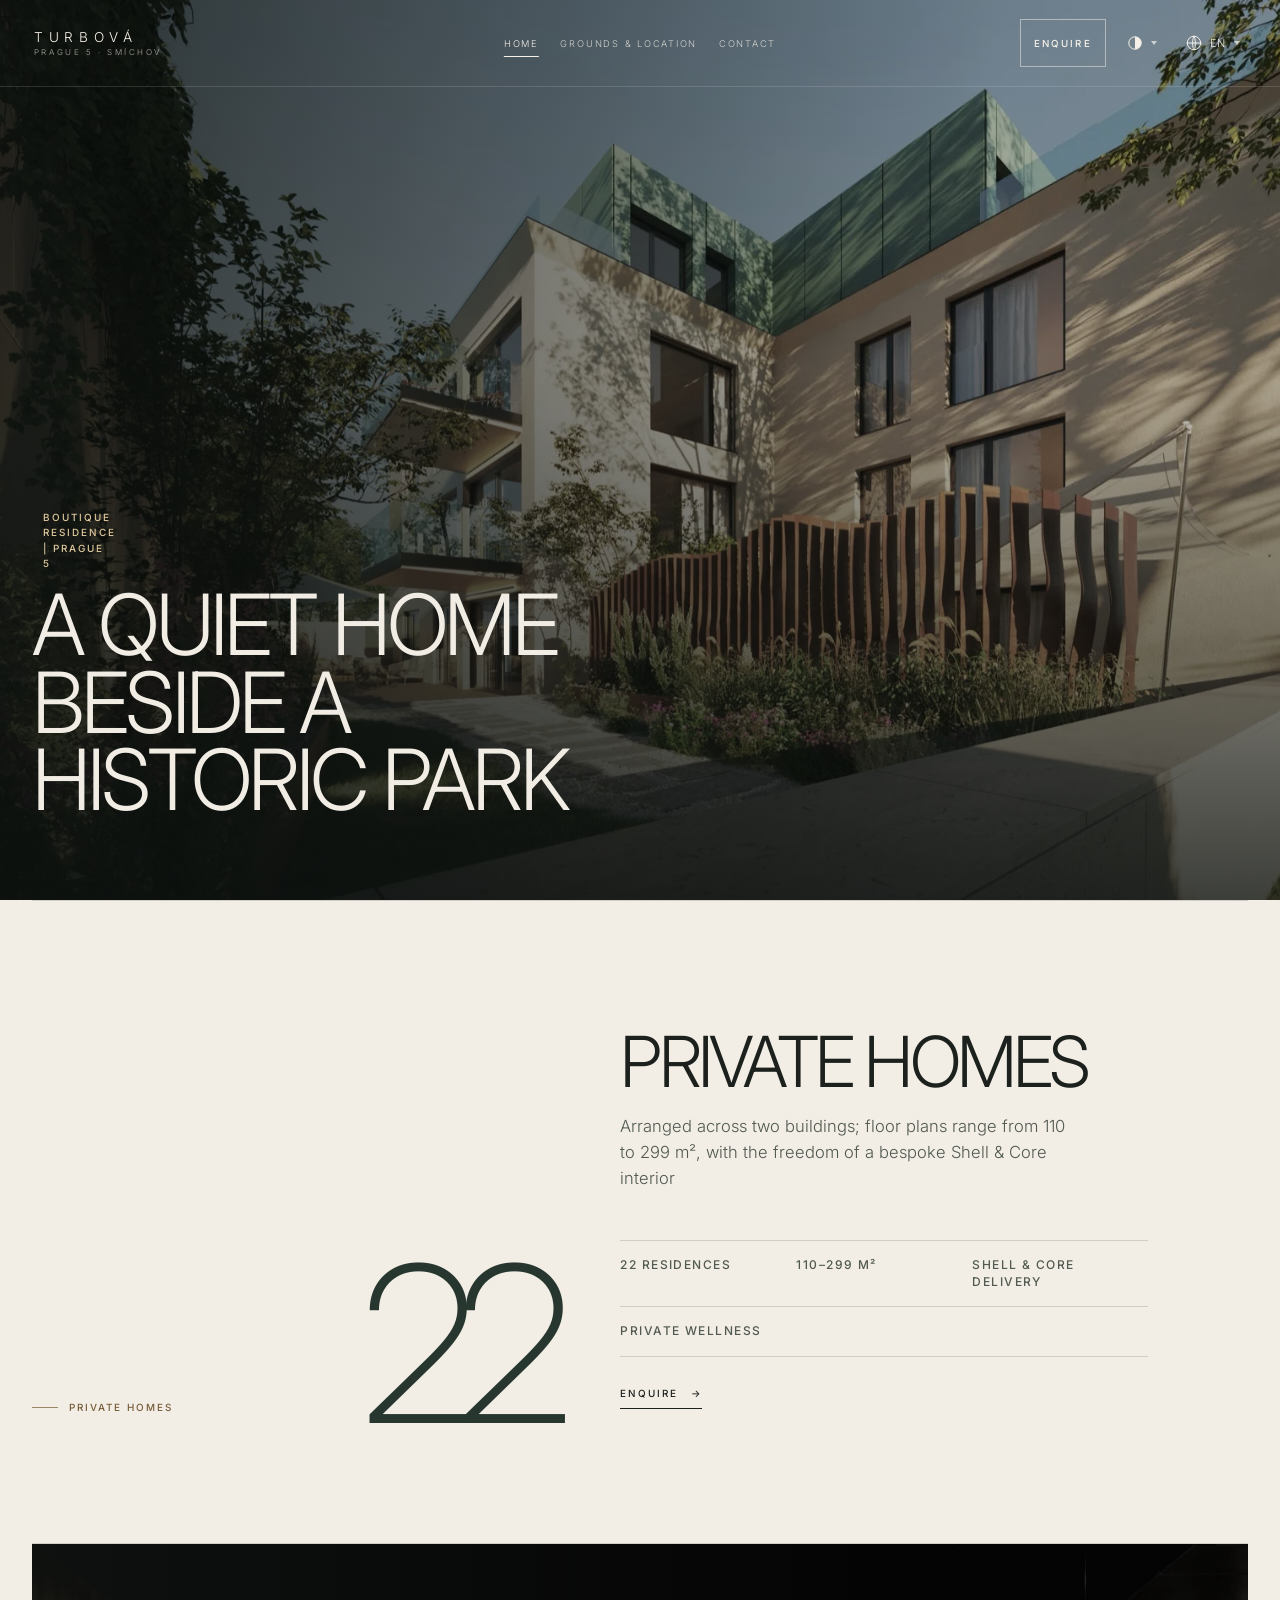
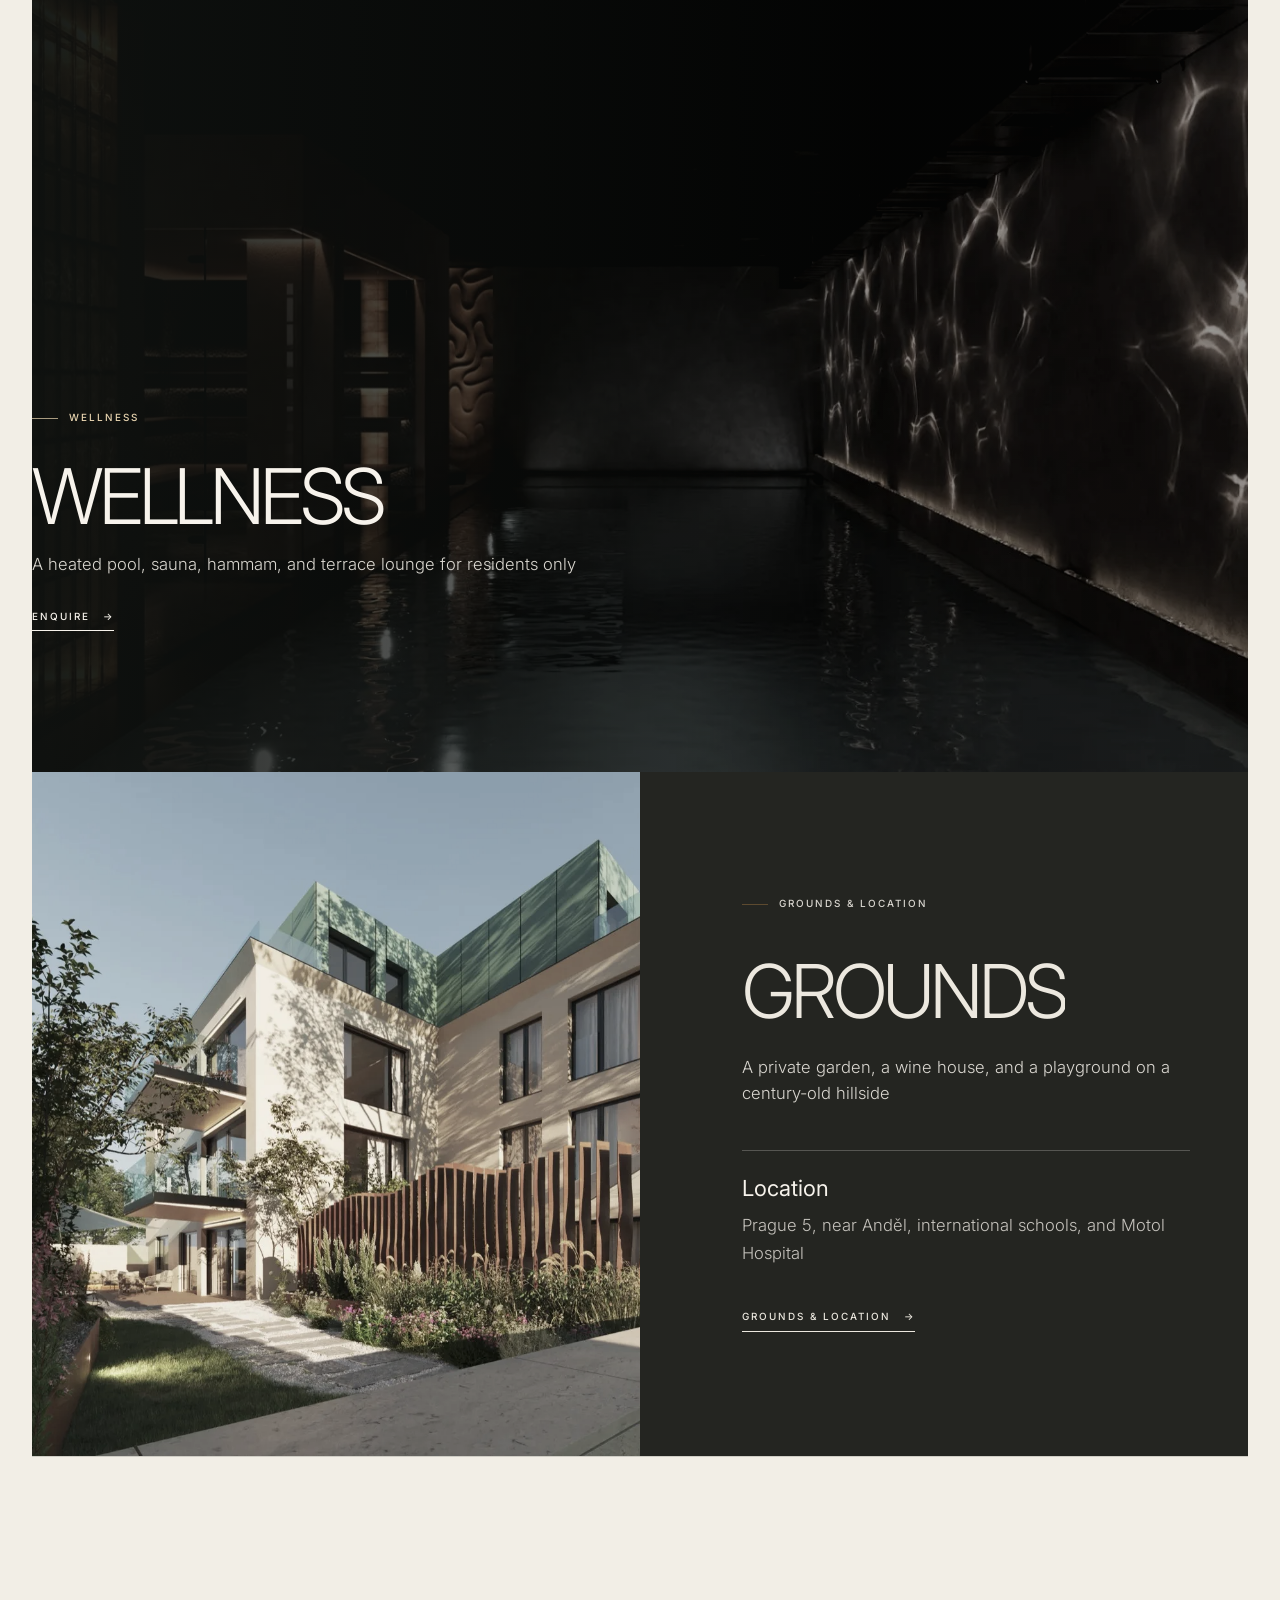
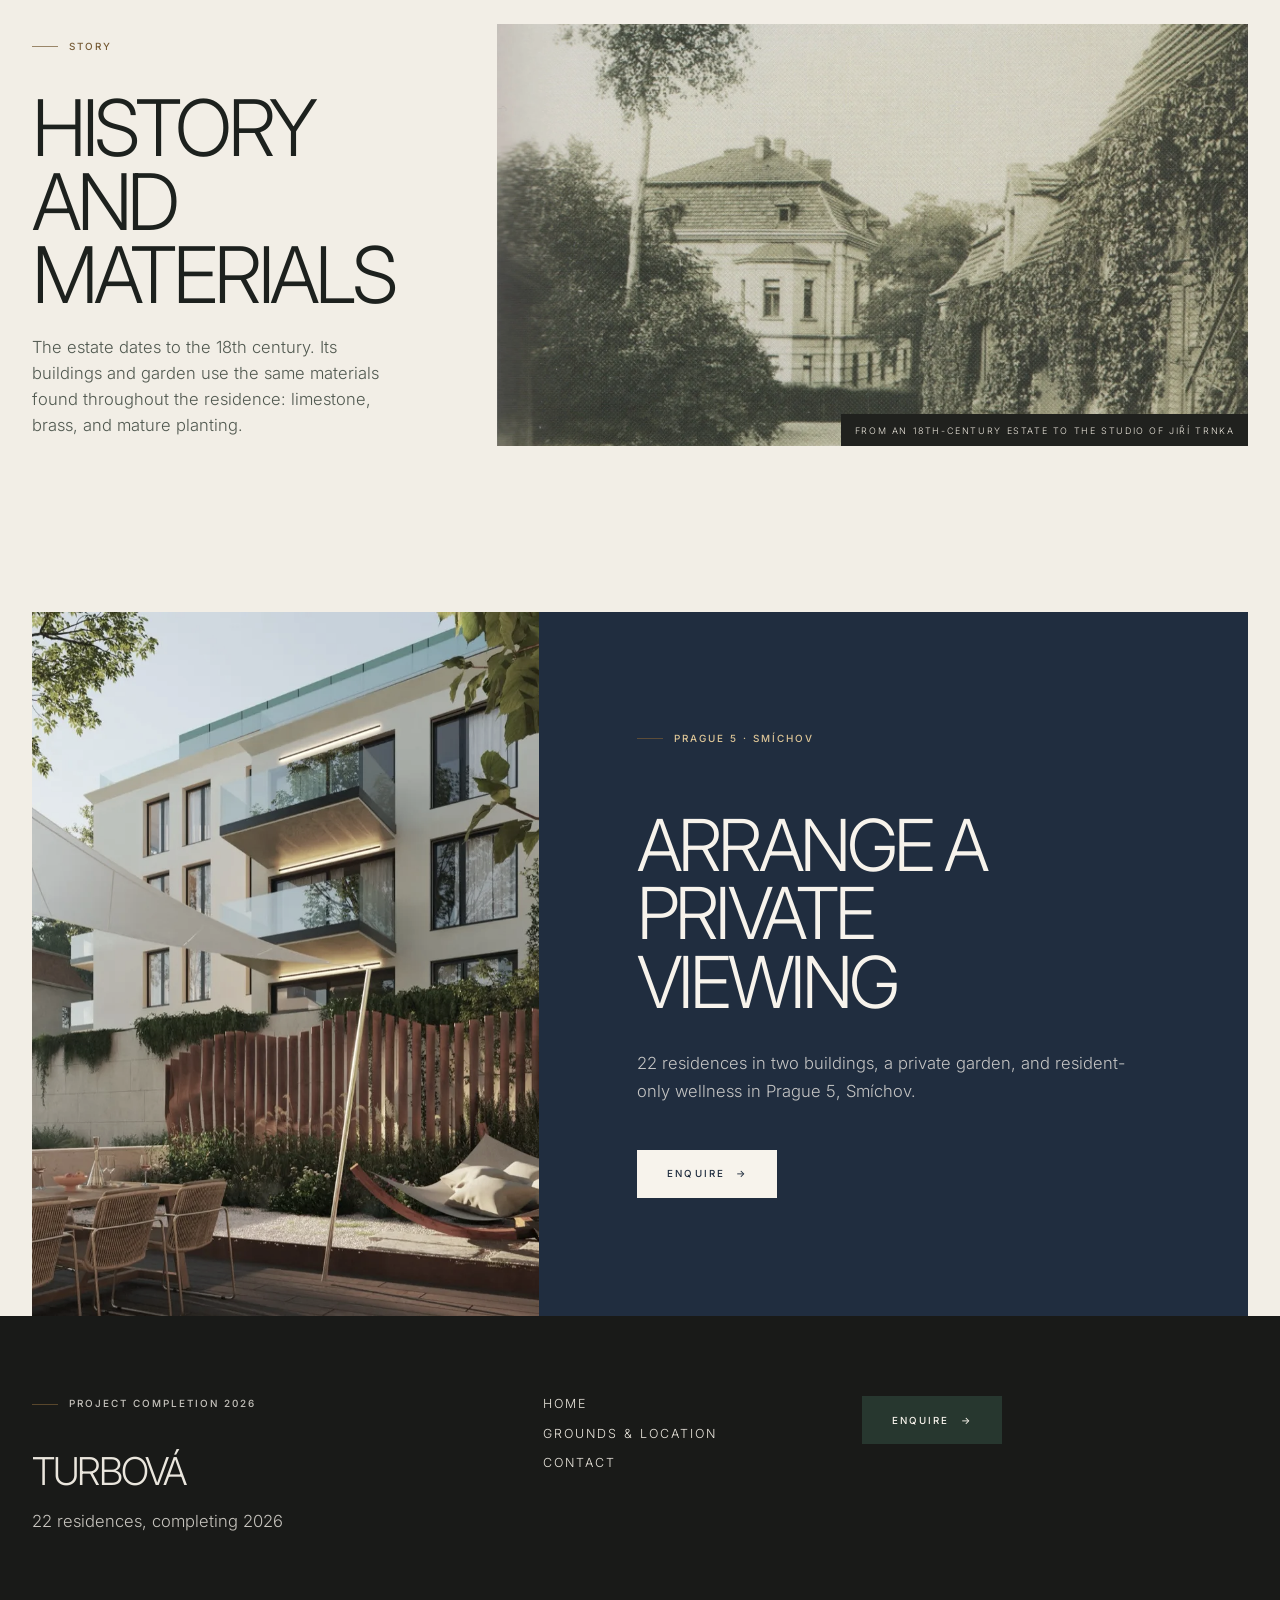
<file: story.html>
<!DOCTYPE html>
<html lang="en">
  <head>
    <meta charset="UTF-8" />
    <meta name="viewport" content="width=device-width, initial-scale=1.0" />
    <meta http-equiv="refresh" content="0; url=index.html#story" />
    <link rel="canonical" href="index.html#story" />
    <script>window.location.replace("index.html#story");</script>
    <script>(function(){try{var t=localStorage.getItem("turbova-theme");if(t)document.documentElement.setAttribute("data-theme",t);}catch(e){}})();</script>
    <title>Turbová | Story</title>
    <meta name="description" content="The history of Turbová: an 18th-century estate, once home to František of Turba and later the studio of Jiří Trnka." />
    <meta property="og:image" content="assets/images/main-lobby-entrance-and-logo.webp" />
    <link rel="preconnect" href="https://fonts.googleapis.com" />
    <link rel="preconnect" href="https://fonts.gstatic.com" crossorigin />
    <link rel="stylesheet" href="https://fonts.googleapis.com/css2?family=Inter:wght@300;400;500;600&display=swap" media="print" onload="this.media='all'" />
    <noscript><link rel="stylesheet" href="https://fonts.googleapis.com/css2?family=Inter:wght@300;400;500;600&display=swap" /></noscript>
    <link rel="stylesheet" href="assets/styles/styles.css?v=29b4fe062d" />
  </head>
  <body>
    <p>The Turbová story is now part of the <a href="index.html#story">home page</a>.</p>
  </body>
</html>
</file>
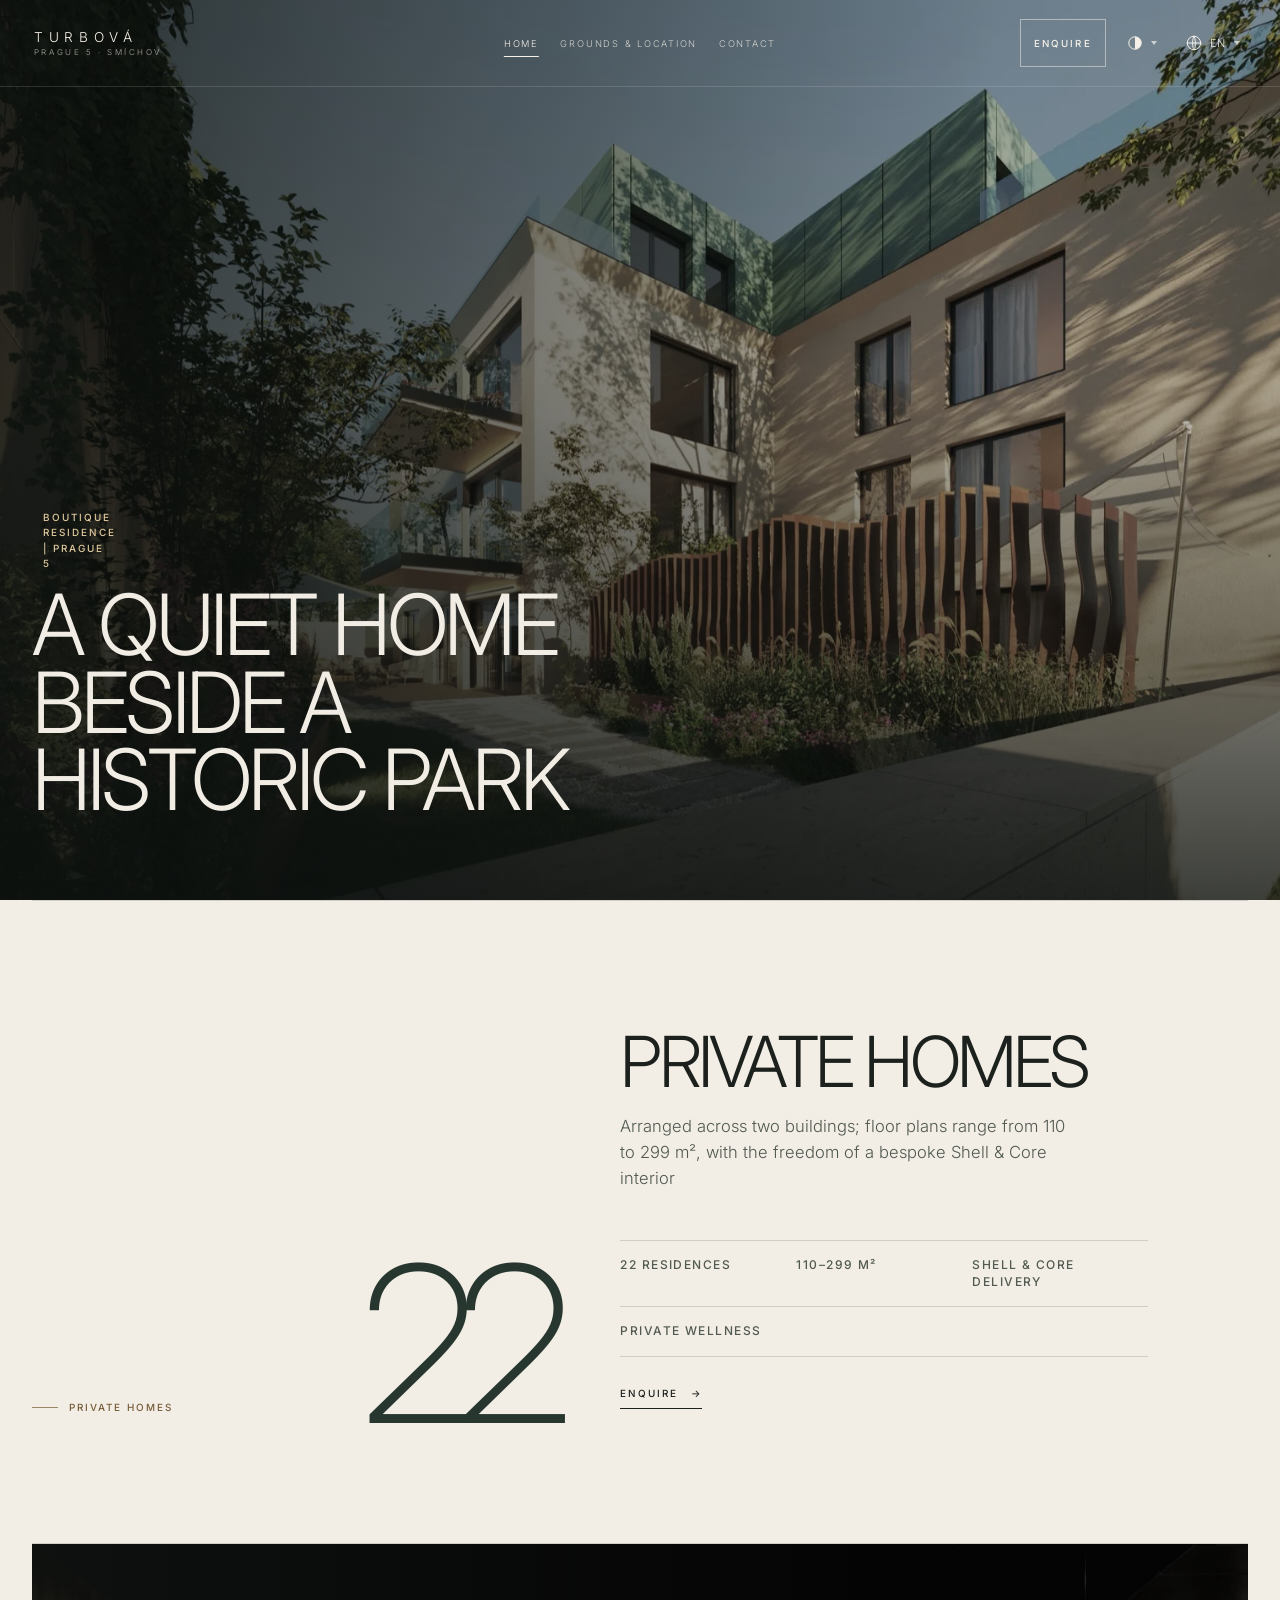
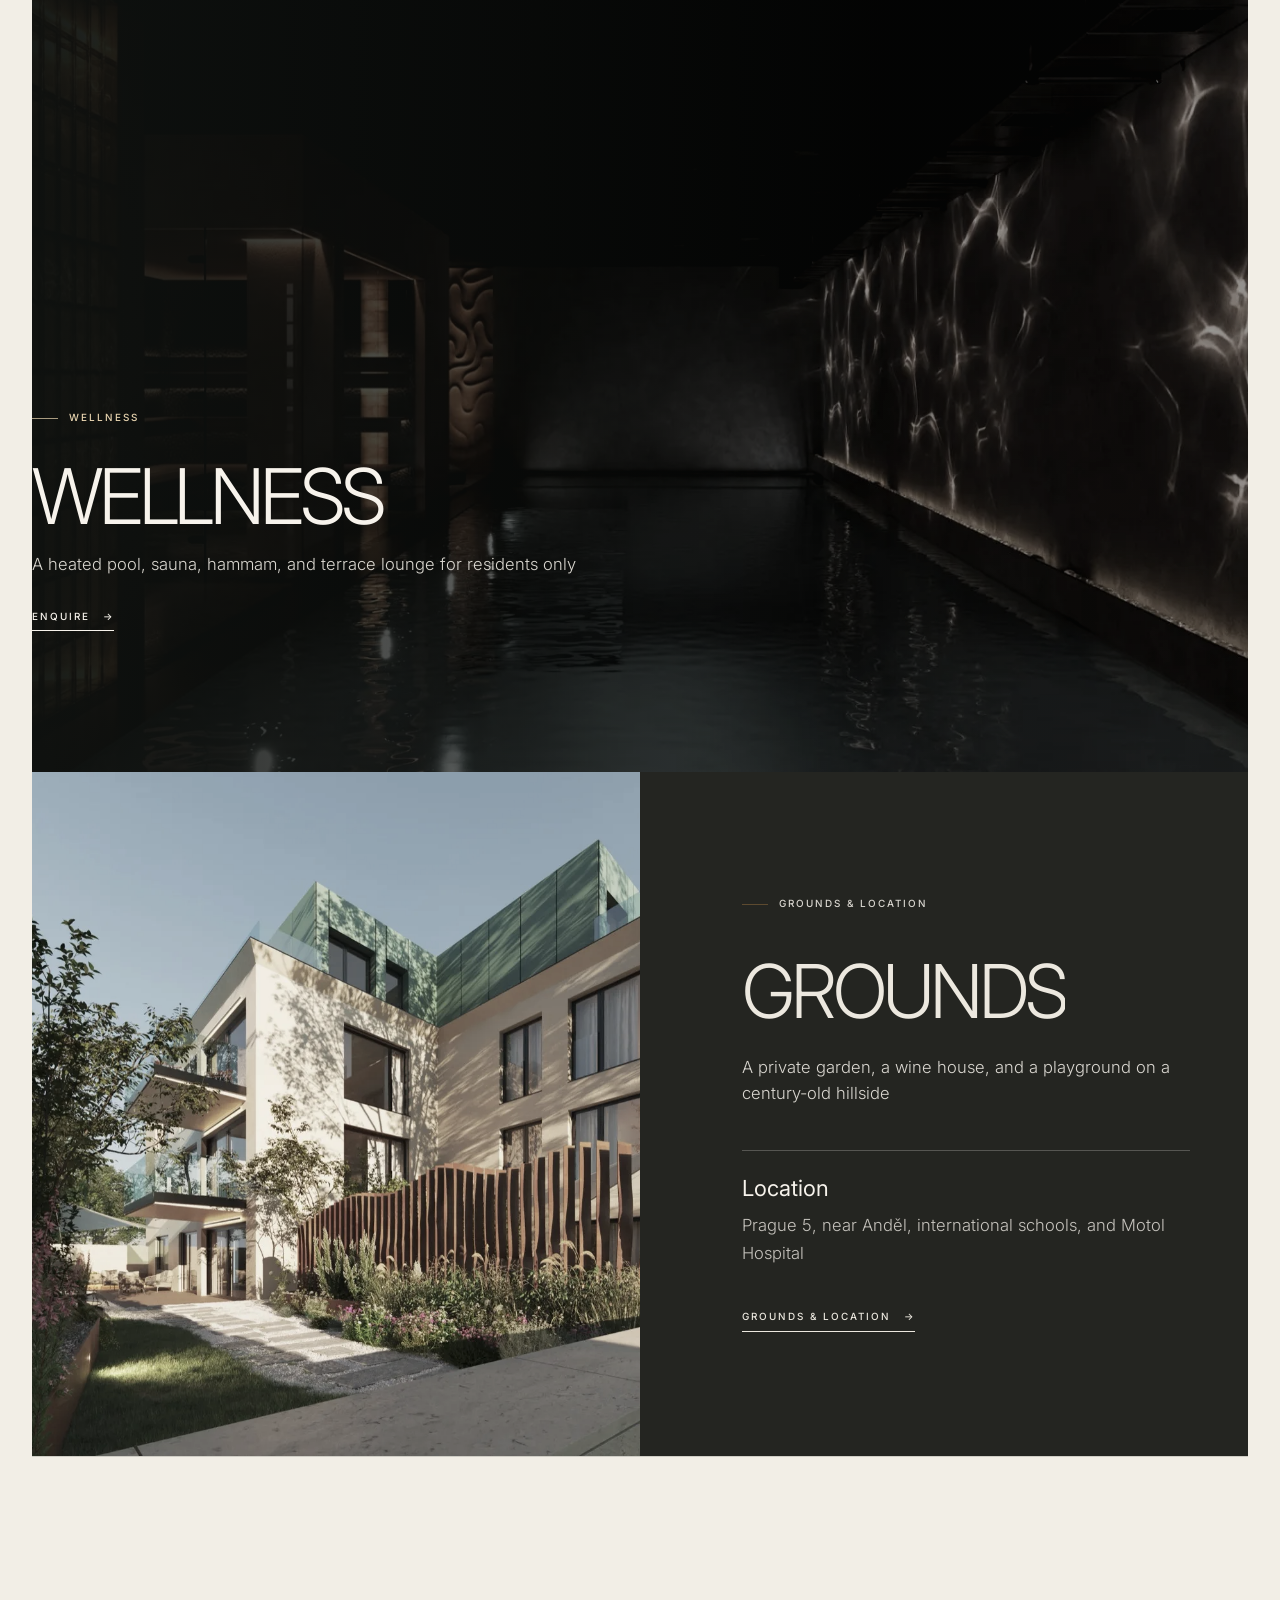
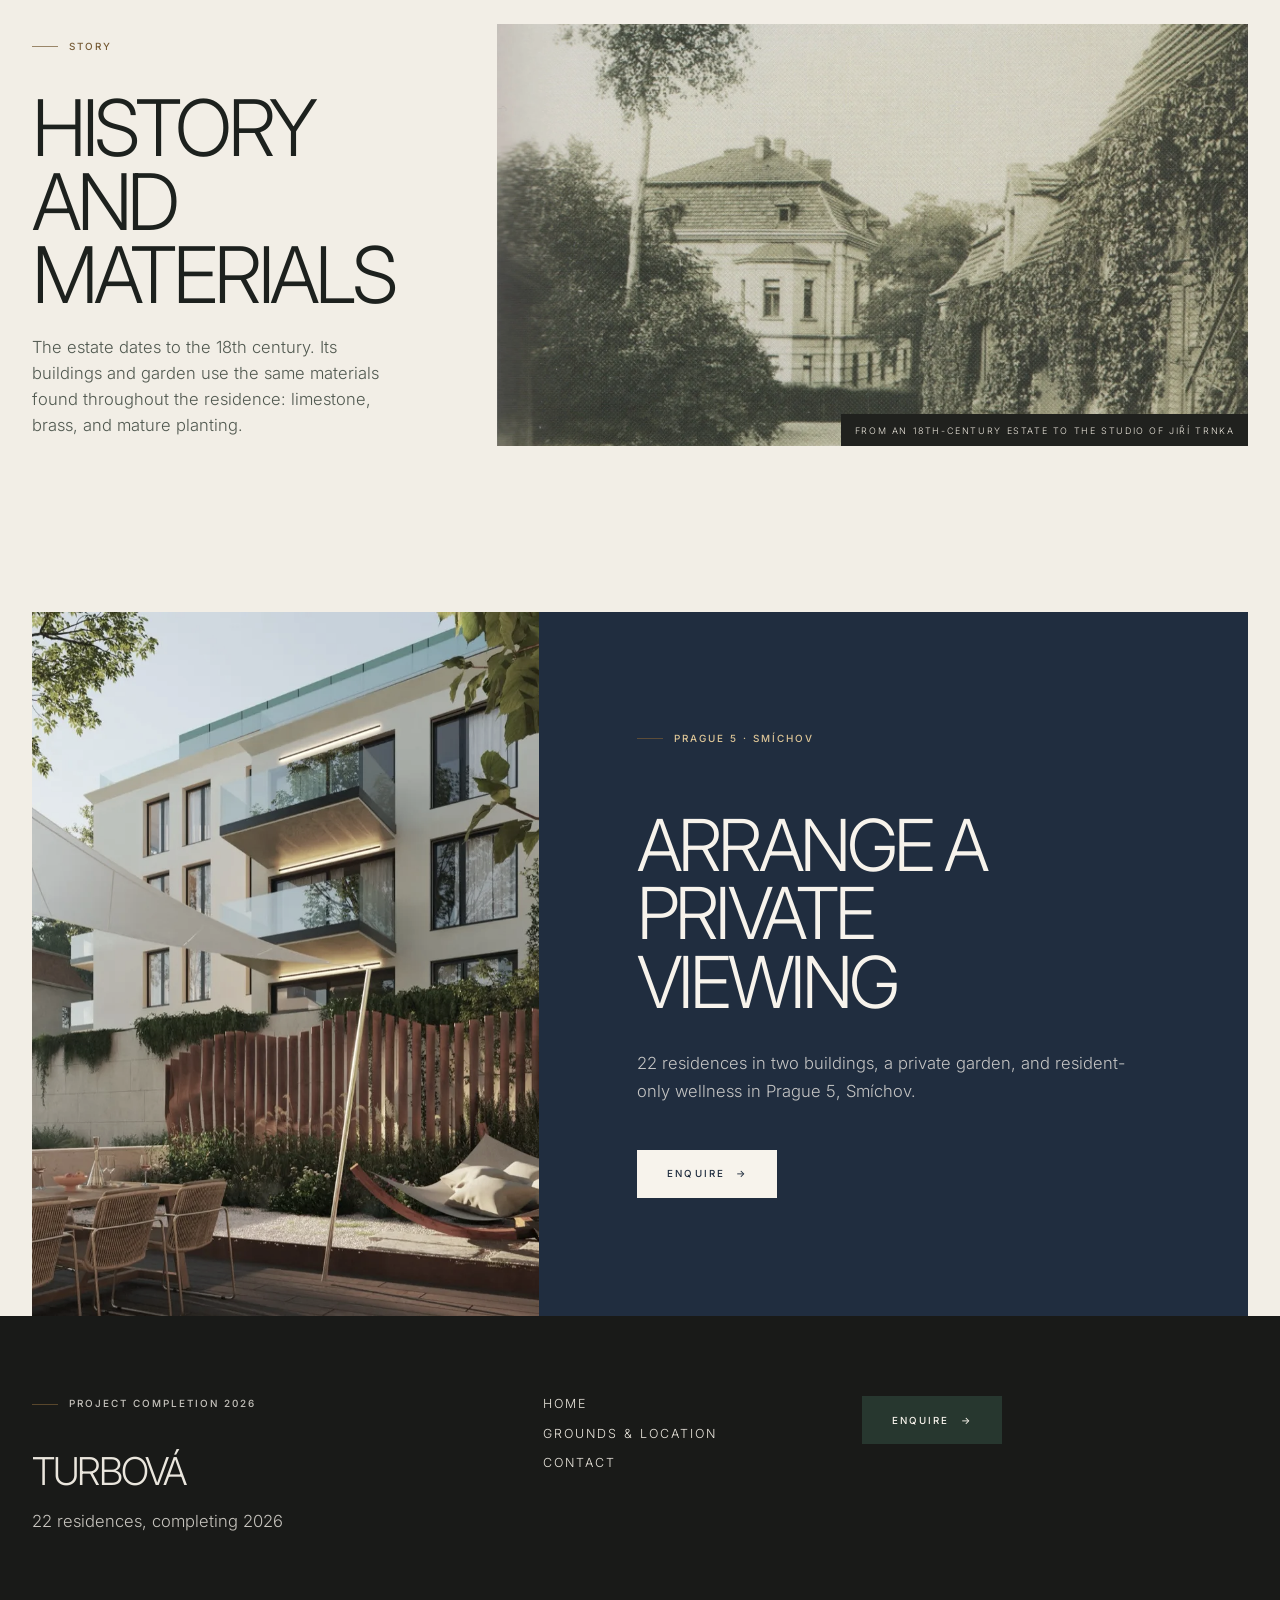
<file: wellness.html>
<!DOCTYPE html>
<html lang="en">
  <head>
    <meta charset="UTF-8" />
    <meta name="viewport" content="width=device-width, initial-scale=1.0" />
    <meta http-equiv="refresh" content="0; url=index.html#wellness" />
    <link rel="canonical" href="index.html#wellness" />
    <script>window.location.replace("index.html#wellness");</script>
    <script>(function(){try{var t=localStorage.getItem("turbova-theme");if(t)document.documentElement.setAttribute("data-theme",t);}catch(e){}})();</script>
    <title>Turbová | Wellness</title>
    <meta name="description" content="Turbová's wellness floor is for residents only: heated pool, sauna, hammam, and terrace lounge, Prague 5, Smíchov." />
    <meta property="og:image" content="assets/images/main-lobby-entrance-and-logo.webp" />
    <link rel="preconnect" href="https://fonts.googleapis.com" />
    <link rel="preconnect" href="https://fonts.gstatic.com" crossorigin />
    <link rel="stylesheet" href="https://fonts.googleapis.com/css2?family=Inter:wght@300;400;500;600&display=swap" media="print" onload="this.media='all'" />
    <noscript><link rel="stylesheet" href="https://fonts.googleapis.com/css2?family=Inter:wght@300;400;500;600&display=swap" /></noscript>
    <link rel="stylesheet" href="assets/styles/styles.css?v=29b4fe062d" />
  </head>
  <body>
    <p>Resident wellness is now presented on the <a href="index.html#wellness">home page</a>.</p>
  </body>
</html>
</file>
<file: assets/styles/styles.css>
/* =====================================================================
   Colour system — four themes (Limestone / Terrazzo Night / Trnka Green /
   Vineyard), all defined as overrides of the same token set so every
   component below only ever reads a variable and never a literal colour.

   Cascade order:
     1. bare :root            → Limestone (light, default)
     2. prefers-color-scheme  → Terrazzo Night, unless the visitor already
                                 made an explicit light choice (limestone or
                                 trnka), which must keep winning
     3. [data-theme="..."]    → explicit choice always wins in both directions
   ===================================================================== */
:root {
  /* ---- Limestone (light, default) ---- */
  --paper: #f4efe7;
  --paper-warm: #efe8dc;
  --paper-deep: #e7decf;
  --paper-rgb: 244, 239, 231;

  --ink: #211d18;
  --ink-rgb: 33, 29, 24;
  --ink-soft: #4f483d;
  --muted: #685e4e;
  --muted-rgb: 104, 94, 78;

  --brass: #75592f;
  --brass-rgb: 117, 89, 47;
  --brass-soft: #b89c6a;

  --forest: #3a4034;
  --forest-rgb: 58, 64, 52;
  --forest-deep: #2b3027;

  /* Text/background pair for solid filled controls (primary button, checked
     choice-chip). Kept separate from --forest/--paper because on the dark
     themes the accent fill flips to brass-on-near-black — reusing the page
     ink/paper tokens there would silently invert to unreadable text. */
  --accent-fill-bg: var(--forest);
  --accent-fill-bg-hover: var(--forest-deep);
  --accent-fill-ink: var(--paper);

  --surface-rgb: 255, 253, 249;

  --danger: #b4583f;
  --danger-rgb: 180, 88, 63;
  --danger-ink: #7c2f1c;

  /* Photography doesn't change per theme, so on-image chrome (carousel
     arrows/dots, badges pinned to media) uses its own always-legible
     dark/light pair instead of the page ink/paper, which would invert on
     dark themes and disappear against a photo. */
  --media-dark-rgb: 28, 30, 24;
  --media-light-rgb: 244, 239, 231;

  --shadow-rgb: 33, 29, 24;

  /* body::after grain: the noise is a baked SVG data-URI (can't take a CSS
     var internally), so it's controlled from outside via opacity + an
     invert filter — flipping dark speckle to light speckle keeps it from
     reading as grey haze on dark grounds. */
  --grain-opacity: 0.5;
  --grain-invert: 0;

  --line: rgba(var(--ink-rgb), 0.12);
  --line-soft: rgba(var(--ink-rgb), 0.07);
  --shadow: 0 40px 90px -50px rgba(var(--shadow-rgb), 0.5);
  --shadow-soft: 0 24px 60px -40px rgba(var(--shadow-rgb), 0.4);
  --shadow-menu: 0 24px 50px -28px rgba(var(--shadow-rgb), 0.45);
  /* Subtle frame that keeps photography sitting correctly on both light and
     dark grounds: a hairline derived from --ink, so it's dark-on-light in
     the light themes and light-on-dark in the dark ones automatically. */
  --media-ring: inset 0 0 0 1px rgba(var(--ink-rgb), 0.08);

  --radius-xl: 4px;
  --radius-lg: 3px;
  --radius-md: 2px;
  --radius-pill: 999px;
  --container: min(1280px, calc(100vw - 9vw));
  --gutter: 9vw;
  --serif: "Iowan Old Style", "Baskerville", "Palatino Linotype", "Book Antiqua", Georgia, serif;
  --sans: "Inter", "Avenir Next", "Segoe UI", "Helvetica Neue", Arial, sans-serif;
  --ease: cubic-bezier(0.625, 0.05, 0, 1);
  --ease-soft: cubic-bezier(0.22, 1, 0.36, 1);

  /* ---- Spacing scale ---- */
  --space-3xs: 0.25rem;
  --space-2xs: 0.5rem;
  --space-xs: 0.75rem;
  --space-sm: 1rem;
  --space-md: 1.5rem;
  --space-lg: 2rem;
  --space-xl: 3rem;
  --space-2xl: 4rem;
  --space-3xl: clamp(4rem, 3rem + 4vw, 6rem);
  --space-4xl: clamp(5rem, 3.5rem + 6vw, 8rem);

  /* Vertical rhythm for page/section structure, replacing the arbitrary
     per-section margins that used to vary between 5rem and 9rem. */
  --section-gap: clamp(3.75rem, 3rem + 3.1vw, 5.75rem);
  --page-pad-top: clamp(2rem, 1.6rem + 1.6vw, 3.25rem);
  --page-pad-bottom: clamp(4rem, 3.2rem + 3.2vw, 6.5rem);

  /* ---- Type scale (fluid, clamp-based) ---- */
  --fs-2xs: clamp(0.6rem, 0.58rem + 0.1vw, 0.66rem);
  --fs-xs: clamp(0.68rem, 0.65rem + 0.15vw, 0.75rem);
  --fs-sm: clamp(0.82rem, 0.79rem + 0.15vw, 0.9rem);
  --fs-base: clamp(0.97rem, 0.93rem + 0.2vw, 1.04rem);
  --fs-md: clamp(1.03rem, 0.98rem + 0.3vw, 1.14rem);
  --fs-lg: clamp(1.08rem, 1rem + 0.55vw, 1.38rem);
  --fs-h3: clamp(1.2rem, 1.08rem + 0.7vw, 1.6rem);
  --fs-h2: clamp(2.2rem, 1.5rem + 3vw, 3.8rem);
  --fs-h1: clamp(2.75rem, 1.8rem + 5vw, 6.2rem);
  --fs-display: clamp(1.6rem, 1.15rem + 2.3vw, 2.6rem);

  --lh-tight: 1.04;
  --lh-snug: 1.16;
  --lh-normal: 1.5;
  --lh-relaxed: 1.72;
  --lh-loose: 1.85;
}

/* ---- Terrazzo Night: default dark, applied via system preference unless
   an explicit light theme (limestone/trnka) has already been chosen. ---- */
@media (prefers-color-scheme: dark) {
  :root:not([data-theme="limestone"]):not([data-theme="trnka"]) {
    --paper: #1c1815;
    --paper-warm: #221e19;
    --paper-deep: #14110e;
    --paper-rgb: 28, 24, 21;

    --ink: #efe8dc;
    --ink-rgb: 239, 232, 220;
    --ink-soft: #c7bcaa;
    --muted: #a89b84;
    --muted-rgb: 168, 155, 132;

    --brass: #d9b877;
    --brass-rgb: 217, 184, 119;
    --brass-soft: #c9a05c;

    --forest: #6b7a5c;
    --forest-rgb: 107, 122, 92;
    --forest-deep: #54614a;

    --accent-fill-bg: var(--brass);
    --accent-fill-bg-hover: var(--brass-soft);
    --accent-fill-ink: var(--paper-deep);

    --surface-rgb: 42, 37, 32;

    --danger: #e08a68;
    --danger-rgb: 224, 138, 104;
    --danger-ink: #f0a888;

    --media-dark-rgb: 20, 17, 14;
    --media-light-rgb: 239, 232, 220;

    --shadow-rgb: 0, 0, 0;

    --grain-opacity: 0.16;
    --grain-invert: 1;
  }
}

:root[data-theme="night"] {
  --paper: #1c1815;
  --paper-warm: #221e19;
  --paper-deep: #14110e;
  --paper-rgb: 28, 24, 21;

  --ink: #efe8dc;
  --ink-rgb: 239, 232, 220;
  --ink-soft: #c7bcaa;
  --muted: #a89b84;
  --muted-rgb: 168, 155, 132;

  --brass: #d9b877;
  --brass-rgb: 217, 184, 119;
  --brass-soft: #c9a05c;

  --forest: #6b7a5c;
  --forest-rgb: 107, 122, 92;
  --forest-deep: #54614a;

  --accent-fill-bg: var(--brass);
  --accent-fill-bg-hover: var(--brass-soft);
  --accent-fill-ink: var(--paper-deep);

  --surface-rgb: 42, 37, 32;

  --danger: #e08a68;
  --danger-rgb: 224, 138, 104;
  --danger-ink: #f0a888;

  --media-dark-rgb: 20, 17, 14;
  --media-light-rgb: 239, 232, 220;

  --shadow-rgb: 0, 0, 0;

  --grain-opacity: 0.16;
  --grain-invert: 1;
}

:root[data-theme="trnka"] {
  --paper: #eef1e6;
  --paper-warm: #e6ead9;
  --paper-deep: #dbe1cc;
  --paper-rgb: 238, 241, 230;

  --ink: #1f2a1c;
  --ink-rgb: 31, 42, 28;
  --ink-soft: #3d4a35;
  --muted: #5e6852;
  --muted-rgb: 94, 104, 82;

  --brass: #725a30;
  --brass-rgb: 114, 90, 48;
  --brass-soft: #a68c5c;

  --forest: #33422c;
  --forest-rgb: 51, 66, 44;
  --forest-deep: #212d1c;

  --accent-fill-bg: var(--forest);
  --accent-fill-bg-hover: var(--forest-deep);
  --accent-fill-ink: var(--paper);

  --surface-rgb: 248, 250, 243;

  --danger: #a85436;
  --danger-rgb: 168, 84, 54;
  --danger-ink: #6b3420;

  --media-dark-rgb: 24, 30, 20;
  --media-light-rgb: 238, 241, 230;

  --shadow-rgb: 20, 26, 17;

  --grain-opacity: 0.45;
  --grain-invert: 0;
}

:root[data-theme="vineyard"] {
  --paper: #14170f;
  --paper-warm: #181b12;
  --paper-deep: #0d0f09;
  --paper-rgb: 20, 23, 15;

  --ink: #eee6d2;
  --ink-rgb: 238, 230, 210;
  --ink-soft: #c3b99c;
  --muted: #a49a7c;
  --muted-rgb: 164, 154, 124;

  --brass: #d4ac67;
  --brass-rgb: 212, 172, 103;
  --brass-soft: #b48f4e;

  --forest: #5c6b46;
  --forest-rgb: 92, 107, 70;
  --forest-deep: #485436;

  --accent-fill-bg: var(--brass);
  --accent-fill-bg-hover: var(--brass-soft);
  --accent-fill-ink: var(--paper-deep);

  --surface-rgb: 32, 36, 26;

  --danger: #d99567;
  --danger-rgb: 217, 149, 103;
  --danger-ink: #eeab86;

  --media-dark-rgb: 14, 16, 10;
  --media-light-rgb: 238, 230, 210;

  --shadow-rgb: 0, 0, 0;

  --grain-opacity: 0.14;
  --grain-invert: 1;
}

/* Explicit light choice always wins over system dark preference. Re-declared
   here (identical to the bare :root values) purely so the cascade beats the
   prefers-color-scheme block above. */
:root[data-theme="limestone"] {
  --paper: #f4efe7;
  --paper-warm: #efe8dc;
  --paper-deep: #e7decf;
  --paper-rgb: 244, 239, 231;

  --ink: #211d18;
  --ink-rgb: 33, 29, 24;
  --ink-soft: #4f483d;
  --muted: #685e4e;
  --muted-rgb: 104, 94, 78;

  --brass: #75592f;
  --brass-rgb: 117, 89, 47;
  --brass-soft: #b89c6a;

  --forest: #3a4034;
  --forest-rgb: 58, 64, 52;
  --forest-deep: #2b3027;

  --accent-fill-bg: var(--forest);
  --accent-fill-bg-hover: var(--forest-deep);
  --accent-fill-ink: var(--paper);

  --surface-rgb: 255, 253, 249;

  --danger: #b4583f;
  --danger-rgb: 180, 88, 63;
  --danger-ink: #7c2f1c;

  --media-dark-rgb: 28, 30, 24;
  --media-light-rgb: 244, 239, 231;

  --shadow-rgb: 33, 29, 24;

  --grain-opacity: 0.5;
  --grain-invert: 0;
}

* {
  box-sizing: border-box;
}

html {
  scroll-behavior: smooth;
}

body {
  margin: 0;
  min-height: 100vh;
  min-height: 100dvh;
  font-family: var(--sans);
  font-weight: 300;
  color: var(--ink);
  background: var(--paper);
  position: relative;
  overflow-x: hidden;
  -webkit-font-smoothing: antialiased;
  text-rendering: optimizeLegibility;
}

/* Subtle paper grain & vignette */
body::before {
  content: "";
  position: fixed;
  inset: 0;
  z-index: -2;
  pointer-events: none;
  background:
    radial-gradient(circle at 18% -6%, rgba(var(--brass-rgb), 0.08), transparent 36%),
    radial-gradient(circle at 88% 8%, rgba(var(--forest-rgb), 0.06), transparent 32%),
    linear-gradient(180deg, var(--paper) 0%, var(--paper-warm) 60%, var(--paper-deep) 100%);
}

body::after {
  content: "";
  position: fixed;
  inset: 0;
  z-index: -1;
  pointer-events: none;
  opacity: var(--grain-opacity);
  filter: invert(var(--grain-invert));
  background-image: url("data:image/svg+xml,%3Csvg xmlns='http://www.w3.org/2000/svg' width='160' height='160'%3E%3Cfilter id='n'%3E%3CfeTurbulence type='fractalNoise' baseFrequency='0.9' numOctaves='2' stitchTiles='stitch'/%3E%3C/filter%3E%3Crect width='100%25' height='100%25' filter='url(%23n)' opacity='0.035'/%3E%3C/svg%3E");
}

@supports (-webkit-touch-callout: none) {
  body::after {
    display: none;
  }
  body::before {
    position: absolute;
  }
}

body.menu-open {
  overflow: hidden;
}

/* Page transition veil */
body.is-transition-out #site-shell {
  opacity: 0.18;
  transform: translateY(18px);
}

body.is-transition-enter #site-shell {
  opacity: 0;
  transform: translateY(-10px);
}

img {
  display: block;
  width: 100%;
  height: 100%;
  object-fit: cover;
}

a {
  color: inherit;
  text-decoration: none;
}

button {
  font: inherit;
  color: inherit;
}

a,
button,
label,
input,
select,
textarea {
  touch-action: manipulation;
  -webkit-tap-highlight-color: transparent;
}

#site-shell {
  position: relative;
  isolation: isolate;
  transition:
    transform 0.7s var(--ease),
    opacity 0.45s ease;
}

.page-transition {
  position: fixed;
  inset: 0;
  z-index: 90;
  pointer-events: none;
  opacity: 0;
  transform: translateY(100%);
  background: linear-gradient(180deg, var(--forest) 0%, var(--forest-deep) 100%);
  transition:
    transform 0.7s var(--ease),
    opacity 0.4s ease;
}

body.is-transition-out .page-transition {
  opacity: 1;
  transform: translateY(0);
}

body.is-transition-enter .page-transition {
  opacity: 1;
  transform: translateY(-100%);
}

/* Ambient washes kept very subtle for calm.
   Painted as radial gradients (not blurred circles) so the soft edges
   never get clipped to a hard rectangle — a known iOS Safari bug with
   filter: blur() on position: fixed layers — and to stay light on the GPU. */
.ambient {
  position: fixed;
  pointer-events: none;
  opacity: 0.32;
  z-index: -1;
  animation: drift 30s ease-in-out infinite alternate;
  -webkit-transform: translateZ(0);
  transform: translateZ(0);
  will-change: transform;
}

/* On iOS the drift is disabled, so a frozen wash can pool behind content and
   read as a dirty smudge. Hold it well below the threshold of notice. */
@supports (-webkit-touch-callout: none) {
  .ambient {
    animation: none;
    opacity: 0.18;
  }
}

.ambient--one {
  top: -16rem;
  right: -12rem;
  width: 48rem;
  height: 48rem;
  background: radial-gradient(closest-side, rgba(var(--brass-rgb), 0.2), transparent);
}

.ambient--two {
  bottom: 6rem;
  left: -14rem;
  width: 42rem;
  height: 42rem;
  background: radial-gradient(closest-side, rgba(var(--forest-rgb), 0.2), transparent);
  animation-duration: 36s;
}

.ambient--three {
  top: 58%;
  left: 58%;
  width: 26rem;
  height: 26rem;
  background: radial-gradient(closest-side, rgba(var(--brass-rgb), 0.09), transparent);
  animation-duration: 26s;
}

/* Scroll progress bar */
.scroll-progress {
  position: fixed;
  top: 0;
  left: 0;
  height: 2px;
  width: 100%;
  transform: scaleX(var(--progress, 0));
  transform-origin: left center;
  background: linear-gradient(90deg, var(--brass), var(--brass-soft));
  z-index: 60;
}

.page,
.site-footer {
  width: var(--container);
  margin: 0 auto;
}

.site-header {
  width: var(--container);
  margin: 0 auto;
}

/* ---------- Header ---------- */
.site-header {
  position: sticky;
  top: 0;
  z-index: 50;
  display: flex;
  align-items: center;
  justify-content: space-between;
  gap: 18px;
  padding: 1.6rem 0;
  border-bottom: 1px solid transparent;
  transition:
    padding 0.4s var(--ease),
    border-color 0.4s var(--ease),
    background 0.4s var(--ease);
}

.site-header.is-stuck {
  padding: 1rem 0;
  background: rgba(var(--paper-rgb), 0.86);
  backdrop-filter: blur(18px);
  -webkit-backdrop-filter: blur(18px);
  border-bottom: 1px solid var(--line);
  width: 100%;
  padding-inline: var(--gutter);
}

.site-header.is-stuck::before {
  content: "";
  position: absolute;
  inset: 0;
  background: rgba(var(--paper-rgb), 0.86);
  z-index: -1;
}

.brandmark {
  display: grid;
  gap: 4px;
  overflow: hidden;
}

.brandmark-word {
  font-family: var(--serif);
  font-size: 1.2rem;
  letter-spacing: 0.34em;
  text-transform: uppercase;
}

.brandmark-sub {
  color: var(--muted);
  font-size: 0.62rem;
  letter-spacing: 0.4em;
  text-transform: uppercase;
}

.desktop-nav,
.header-actions {
  display: flex;
  align-items: center;
}

.desktop-nav {
  gap: 4px;
}

.nav-link,
.mobile-nav-link,
.footer-link {
  position: relative;
  color: var(--ink-soft);
  transition: color 0.3s var(--ease);
}

.nav-link {
  padding: 8px 14px;
  font-size: 0.72rem;
  letter-spacing: 0.18em;
  text-transform: uppercase;
}

.nav-link::after {
  content: "";
  position: absolute;
  left: 14px;
  right: 14px;
  bottom: 2px;
  height: 1px;
  background: var(--brass);
  transform: scaleX(0);
  transform-origin: left center;
  transition: transform 0.4s var(--ease);
}

.nav-link:hover,
.nav-link.is-active {
  color: var(--ink);
}

.nav-link:hover::after,
.nav-link.is-active::after {
  transform: scaleX(1);
}

.header-actions {
  gap: 14px;
}

.lang-globe,
.lang-option,
.theme-globe,
.theme-option,
.menu-button,
.mobile-close {
  border: 0;
  background: transparent;
  cursor: pointer;
}

/* ---------- Language select (globe dropdown) ---------- */
.lang-select {
  position: relative;
  display: flex;
  align-items: center;
}

.lang-globe {
  display: inline-flex;
  align-items: center;
  gap: 7px;
  padding: 6px 8px;
  color: var(--ink-soft);
  letter-spacing: 0.16em;
  text-transform: uppercase;
  font-size: 0.68rem;
  transition: color 0.3s var(--ease);
}

.lang-globe:hover,
.lang-select.is-open .lang-globe {
  color: var(--ink);
}

.lang-globe__icon {
  width: 18px;
  height: 18px;
}

.lang-globe__chevron {
  width: 0;
  height: 0;
  border-left: 3.5px solid transparent;
  border-right: 3.5px solid transparent;
  border-top: 4px solid currentColor;
  opacity: 0.7;
  transition: transform 0.3s var(--ease);
}

.lang-select.is-open .lang-globe__chevron {
  transform: rotate(180deg);
}

.lang-menu {
  position: absolute;
  top: calc(100% + 12px);
  right: 0;
  min-width: 190px;
  margin: 0;
  padding: 8px;
  list-style: none;
  background: var(--paper);
  border: 1px solid var(--line);
  border-radius: 14px;
  box-shadow: var(--shadow-menu);
  opacity: 0;
  transform: translateY(-8px);
  pointer-events: none;
  transition:
    opacity 0.35s var(--ease),
    transform 0.35s var(--ease);
  z-index: 40;
}

.lang-select.is-open .lang-menu {
  opacity: 1;
  transform: translateY(0);
  pointer-events: auto;
}

.lang-option {
  display: flex;
  align-items: center;
  justify-content: space-between;
  gap: 1.4rem;
  width: 100%;
  padding: 10px 12px;
  border-radius: 9px;
  color: var(--ink-soft);
  font-size: 0.82rem;
  letter-spacing: 0.02em;
  transition:
    background 0.3s var(--ease),
    color 0.3s var(--ease);
}

.lang-option:hover {
  background: var(--paper-deep);
  color: var(--ink);
}

.lang-option__code {
  font-size: 0.64rem;
  letter-spacing: 0.16em;
  text-transform: uppercase;
  color: var(--muted);
}

.lang-option.is-active {
  color: var(--ink);
}

.lang-option.is-active .lang-option__code {
  color: var(--brass);
}

/* ---------- Theme select (mirrors the language globe exactly) ---------- */
.theme-select {
  position: relative;
  display: flex;
  align-items: center;
}

.theme-globe {
  display: inline-flex;
  align-items: center;
  gap: 7px;
  padding: 6px 8px;
  color: var(--ink-soft);
  transition: color 0.3s var(--ease);
}

.theme-globe:hover,
.theme-select.is-open .theme-globe {
  color: var(--ink);
}

.theme-globe__icon {
  width: 18px;
  height: 18px;
}

.theme-globe__chevron {
  width: 0;
  height: 0;
  border-left: 3.5px solid transparent;
  border-right: 3.5px solid transparent;
  border-top: 4px solid currentColor;
  opacity: 0.7;
  transition: transform 0.3s var(--ease);
}

.theme-select.is-open .theme-globe__chevron {
  transform: rotate(180deg);
}

.theme-menu {
  position: absolute;
  top: calc(100% + 12px);
  right: 0;
  min-width: 200px;
  margin: 0;
  padding: 8px;
  list-style: none;
  background: var(--paper);
  border: 1px solid var(--line);
  border-radius: 14px;
  box-shadow: var(--shadow-menu);
  opacity: 0;
  transform: translateY(-8px);
  pointer-events: none;
  transition:
    opacity 0.35s var(--ease),
    transform 0.35s var(--ease);
  z-index: 40;
}

.theme-select.is-open .theme-menu {
  opacity: 1;
  transform: translateY(0);
  pointer-events: auto;
}

.theme-option {
  display: flex;
  align-items: center;
  gap: 0.7rem;
  width: 100%;
  padding: 9px 12px;
  border-radius: 9px;
  color: var(--ink-soft);
  font-size: 0.82rem;
  letter-spacing: 0.02em;
  transition:
    background 0.3s var(--ease),
    color 0.3s var(--ease);
}

.theme-option:hover {
  background: var(--paper-deep);
  color: var(--ink);
}

.theme-option.is-active {
  color: var(--ink);
}

.theme-option__swatch {
  flex-shrink: 0;
  width: 18px;
  height: 18px;
  border-radius: 50%;
  border: 1px solid var(--line);
}

.theme-option.is-active .theme-option__swatch {
  box-shadow: 0 0 0 2px var(--paper), 0 0 0 3px var(--brass);
}

.theme-option__check {
  margin-left: auto;
  color: var(--brass);
  opacity: 0;
}

.theme-option.is-active .theme-option__check {
  opacity: 1;
}

.theme-menu__divider {
  height: 1px;
  margin: 6px 4px;
  background: var(--line-soft);
  border: 0;
}

.menu-button {
  display: none;
  width: 44px;
  height: 44px;
  padding: 0;
  align-items: center;
  justify-content: center;
  flex-direction: column;
  gap: 5px;
}

.menu-button span {
  display: block;
  width: 22px;
  height: 1px;
  background: var(--ink);
  transition: transform 0.3s var(--ease);
}

/* ---------- Mobile menu ---------- */
.mobile-menu {
  position: fixed;
  inset: 0;
  z-index: 70;
  padding: 2rem var(--gutter);
  background: var(--paper);
  transform: translateY(-100%);
  transition: transform 0.32s var(--ease);
  display: none;
  flex-direction: column;
}

.mobile-menu.is-open {
  transform: translateY(0);
}

.mobile-menu__head {
  display: flex;
  align-items: flex-start;
  justify-content: space-between;
  gap: 18px;
  padding-bottom: 2rem;
  border-bottom: 1px solid var(--line);
}

.mobile-menu__head h2 {
  margin: 0.4rem 0 0;
  font-size: 2.4rem;
}

.mobile-links {
  display: grid;
  gap: 0;
  padding-top: 1rem;
}

.mobile-nav-link {
  padding: 1.2rem 0;
  border-bottom: 1px solid var(--line-soft);
  font-family: var(--serif);
  font-size: 1.9rem;
  letter-spacing: 0;
  display: flex;
  align-items: baseline;
  gap: 1rem;
}

.mobile-nav-link::before {
  content: attr(data-index);
  font-family: var(--sans);
  font-size: 0.7rem;
  color: var(--brass);
  letter-spacing: 0.2em;
}

.mobile-nav-link:hover,
.mobile-nav-link.is-active {
  color: var(--brass);
}

.mobile-close {
  padding: 8px 0;
  color: var(--muted);
  letter-spacing: 0.18em;
  text-transform: uppercase;
  font-size: 0.7rem;
}

.mobile-menu__lang {
  display: flex;
  flex-direction: column;
  gap: 1.4rem;
  padding-top: 2rem;
  border-top: 1px solid var(--line-soft);
  margin-top: auto;
}

.mobile-menu__control {
  display: flex;
  align-items: center;
  justify-content: space-between;
  gap: 1rem;
}

.mobile-menu__control-label {
  color: var(--muted);
  font-size: 0.7rem;
  letter-spacing: 0.18em;
  text-transform: uppercase;
}

/* ---------- Typography ---------- */
.page {
  padding: var(--page-pad-top) 0 var(--page-pad-bottom);
}

.page > section {
  position: relative;
  margin-bottom: var(--section-gap);
}

.eyebrow {
  margin: 0 0 1.4rem;
  color: var(--brass);
  font-size: var(--fs-2xs);
  letter-spacing: 0.3em;
  text-transform: uppercase;
  display: inline-flex;
  align-items: center;
  gap: 0.7rem;
}

.eyebrow::before {
  content: "";
  width: 1.6rem;
  height: 1px;
  background: var(--brass);
  opacity: 0.7;
}

h1,
h2,
h3 {
  margin: 0;
  font-family: var(--serif);
  font-weight: 400;
}

/* A coherent display scale: h1 stays close to single-line optical tightness
   (it's almost always a short tagline), h2 loosens a touch, and h3 loosens
   further still since it's the level most likely to wrap to two or three
   lines inside cards — 1.02 line-height there used to collide badly. */
h1 {
  font-size: var(--fs-h1);
  line-height: var(--lh-tight);
  letter-spacing: -0.015em;
}

h2 {
  font-size: var(--fs-h2);
  line-height: 1.08;
  letter-spacing: -0.012em;
}

h3 {
  font-size: var(--fs-h3);
  line-height: var(--lh-snug);
  letter-spacing: -0.005em;
}

p {
  margin: 0;
  color: var(--ink-soft);
  line-height: var(--lh-relaxed);
  font-size: var(--fs-base);
}

.lead {
  max-width: 38rem;
  font-size: var(--fs-lg);
  color: var(--ink);
  line-height: 1.55;
  font-weight: 300;
}

.description,
.section-copy {
  max-width: 38rem;
}

.section-heading {
  display: grid;
  gap: var(--space-sm);
  margin-bottom: var(--space-2xl);
  max-width: 44rem;
}

.section-heading--center {
  justify-items: center;
  text-align: center;
  margin-inline: auto;
}

/* ---------- Buttons ---------- */
.button {
  position: relative;
  display: inline-flex;
  align-items: center;
  justify-content: center;
  gap: 0.7rem;
  min-height: 54px;
  padding: 0.9rem 1.8rem;
  border-radius: var(--radius-pill);
  border: 1px solid transparent;
  font-size: 0.74rem;
  font-weight: 500;
  letter-spacing: 0.2em;
  text-transform: uppercase;
  overflow: hidden;
  transition:
    transform 0.4s var(--ease),
    border-color 0.4s var(--ease),
    color 0.4s var(--ease),
    background 0.4s var(--ease);
}

.button-primary {
  color: var(--accent-fill-ink);
  background: var(--accent-fill-bg);
}

.button-primary:hover {
  background: var(--accent-fill-bg-hover);
  transform: translateY(-2px);
}

.button:active,
.button-primary:active,
.button-secondary:active,
.button-enquire:active,
.menu-button:active,
.mobile-close:active,
.mobile-nav-link:active,
.lang-globe:active,
.lang-option:active {
  transform: scale(0.985);
}

.button-secondary {
  color: var(--ink);
  border-color: var(--forest);
  border-width: 1.5px;
  font-weight: 600;
  background: rgba(var(--forest-rgb), 0.05);
}

.button-secondary:hover {
  border-color: var(--brass);
  color: var(--brass);
  background: rgba(var(--brass-rgb), 0.08);
}

.button-enquire {
  min-height: 36px;
  padding: 0.45rem 1.1rem;
  font-size: 0.66rem;
  letter-spacing: 0.18em;
  text-transform: uppercase;
  color: var(--ink);
  border: 1px solid var(--line);
  border-radius: var(--radius-pill);
  background: transparent;
  transition:
    border-color 0.3s var(--ease),
    color 0.3s var(--ease);
}

.button-enquire:hover {
  border-color: var(--brass);
  color: var(--brass);
}

.button .button__arrow {
  display: inline-block;
  transition: transform 0.4s var(--ease);
}

.button:hover .button__arrow {
  transform: translateX(4px);
}

/* ---------- Hero (home) ---------- */
.hero-shell {
  display: grid;
  gap: 3rem;
}

.hero-shell--home {
  min-height: min(86vh, 760px);
  min-height: min(86dvh, 760px);
  align-content: center;
  grid-template-columns: minmax(0, 1.05fr) minmax(0, 0.95fr);
  align-items: center;
  gap: 5rem;
}

/* The hero is tall (full-height carousel); the standard 9rem section gap below
   it reads as a dead zone before the stats. Tighten just this transition. */
.page .hero-shell--home {
  margin-bottom: 4.5rem;
}

/* Story hero: sit the copy beside the image and cap the carousel so the whole
   hero is visible at once instead of one oversized portrait image. */
.hero-shell--story {
  min-height: auto;
  align-content: center;
  grid-template-columns: minmax(0, 1.05fr) minmax(0, 0.95fr);
  align-items: center;
  gap: 5rem;
}

.collage--story .img-carousel {
  aspect-ratio: 5 / 6;
  max-width: 560px;
  margin-inline: auto;
}

.hero-shell__copy {
  display: grid;
  gap: clamp(1.3rem, 1rem + 0.8vw, 1.8rem);
}

.hero-shell__copy h1 {
  max-width: 14ch;
}

.hero-actions {
  display: flex;
  flex-wrap: wrap;
  gap: 0.9rem;
  padding-top: 0.8rem;
}

.hero-badge-row {
  display: flex;
  flex-wrap: wrap;
  gap: 0;
  margin-top: 1.4rem;
  border-top: 1px solid var(--line);
}

.hero-badge {
  flex: 1 1 auto;
  padding: 1.2rem 1.4rem;
  border-right: 1px solid var(--line);
  color: var(--ink-soft);
  font-size: 0.74rem;
  letter-spacing: 0.08em;
}

/* Keep the first cell flush with the column edge; only inner cells need
   left padding so their text clears the divider line. */
.hero-badge:first-child {
  padding-left: 0;
}

.hero-badge:last-child {
  border-right: 0;
}

/* Stacked image collage — calmer, aligned */
.collage,
.chapter-hero__media,
.legacy-spotlight__media,
.story-beat__media {
  position: relative;
}

.gallery-card img,
.story-profile-card__media img {
  transition: transform 1.4s var(--ease);
}

/* ---------- Image Carousel (sliding) ---------- */
.img-carousel {
  position: relative;
  width: 100%;
  aspect-ratio: 4 / 5;
  overflow: hidden;
  border-radius: var(--radius-lg);
  box-shadow: var(--shadow), var(--media-ring);
  background: var(--paper-deep);
}

.chapter-hero__media .img-carousel {
  aspect-ratio: 5 / 6;
}

.img-carousel__track {
  display: flex;
  height: 100%;
  will-change: transform;
}

.img-carousel__slide {
  flex: 0 0 100%;
  width: 100%;
  height: 100%;
  margin: 0;
  padding: 0;
}

.img-carousel__slide img {
  width: 100%;
  height: 100%;
  object-fit: cover;
}

.img-carousel__dots {
  position: absolute;
  left: 0;
  right: 0;
  bottom: 1rem;
  z-index: 6;
  display: flex;
  justify-content: center;
  gap: 0.5rem;
}

.img-carousel__dot {
  width: 7px;
  height: 7px;
  padding: 0;
  border: none;
  border-radius: 50%;
  background: rgba(var(--media-light-rgb), 0.55);
  cursor: pointer;
  transition: background 0.5s var(--ease), transform 0.5s var(--ease);
}

.img-carousel__dot:focus-visible {
  outline: 2px solid rgb(var(--media-light-rgb));
  outline-offset: 3px;
}

.img-carousel__dot.is-active {
  background: rgb(var(--media-light-rgb));
  transform: scale(1.25);
}

.img-carousel__arrow {
  position: absolute;
  top: 50%;
  transform: translateY(-50%);
  z-index: 6;
  display: inline-flex;
  align-items: center;
  justify-content: center;
  width: 2.6rem;
  height: 2.6rem;
  border-radius: 50%;
  border: 1px solid rgba(var(--media-light-rgb), 0.4);
  background: rgba(var(--media-dark-rgb), 0.42);
  color: rgb(var(--media-light-rgb));
  font-size: 1.05rem;
  line-height: 1;
  cursor: pointer;
  opacity: 0;
  transition:
    opacity 0.4s var(--ease),
    background 0.4s var(--ease),
    border-color 0.4s var(--ease);
}

.img-carousel:hover .img-carousel__arrow,
.img-carousel__arrow:focus-visible {
  opacity: 1;
}

.img-carousel__arrow:hover {
  background: rgba(var(--media-dark-rgb), 0.68);
  border-color: rgb(var(--media-light-rgb));
}

.img-carousel__arrow--prev {
  left: 1rem;
}

.img-carousel__arrow--next {
  right: 1rem;
}

/* Touch devices can't hover — keep the arrows visible so they stay usable. */
@media (hover: none) {
  .img-carousel__arrow {
    opacity: 1;
  }
}

.floating-badge {
  position: absolute;
  z-index: 6;
  display: grid;
  gap: 0.2rem;
  padding: 0.9rem 1.1rem;
  min-width: 7.5rem;
  background: var(--paper);
  border: 1px solid var(--line);
  box-shadow: 0 16px 40px -28px rgba(var(--shadow-rgb), 0.4);
}

.floating-badge strong {
  color: var(--ink);
  font-size: 1.4rem;
  font-family: var(--serif);
  font-weight: 400;
  line-height: 1;
}

.floating-badge span {
  color: var(--muted);
  font-size: 0.64rem;
  letter-spacing: 0.18em;
  text-transform: uppercase;
}

.collage--story .floating-badge--1 {
  top: 2%;
  right: 2%;
}

.collage--story .floating-badge--2 {
  left: -2%;
  top: 30%;
}

.collage--story .floating-badge--3 {
  display: none;
}

/* ---------- Metric strip ---------- */
.metric-strip {
  display: grid;
  gap: 0;
  grid-template-columns: repeat(auto-fit, minmax(180px, 1fr));
  border-top: 1px solid var(--line);
  border-bottom: 1px solid var(--line);
}

.metric-card {
  padding: 3rem 1.8rem;
  border-right: 1px solid var(--line);
  display: grid;
  gap: 0.6rem;
  align-content: start;
}

.metric-card:first-child {
  padding-left: 0;
}

.metric-card:last-child {
  border-right: 0;
}

.metric-card strong {
  font-family: var(--serif);
  font-weight: 400;
  font-size: clamp(2.4rem, 4vw, 3.4rem);
  line-height: 0.95;
  color: var(--ink);
}

.metric-card span {
  color: var(--muted);
  font-size: 0.86rem;
  line-height: 1.5;
}

/* ---------- Chapter rail ---------- */
.chapter-rail {
  display: grid;
  gap: 2.6rem;
}

.chapter-list {
  display: grid;
  gap: 0;
  grid-template-columns: 1fr;
  border-top: 1px solid var(--line);
}

.chapter-card {
  position: relative;
  display: grid;
  grid-template-columns: 5rem minmax(0, 14rem) minmax(0, 1fr) 3rem;
  align-items: center;
  gap: 2rem;
  padding: 2.2rem 0;
  border-bottom: 1px solid var(--line);
  transition: padding-left 0.5s var(--ease);
  overflow: hidden;
}

.chapter-card::before {
  content: "";
  position: absolute;
  inset: 0;
  background: linear-gradient(90deg, rgba(var(--brass-rgb), 0.07), transparent 70%);
  opacity: 0;
  transition: opacity 0.5s var(--ease);
  pointer-events: none;
}

.chapter-card:hover {
  padding-left: 1.4rem;
}

.chapter-card:hover::before {
  opacity: 1;
}

.chapter-card__number {
  color: var(--brass);
  font-size: 0.78rem;
  letter-spacing: 0.22em;
}

.chapter-card h3 {
  transition: color 0.4s var(--ease);
}

.chapter-card:hover h3 {
  color: var(--brass);
}

.chapter-card p {
  font-size: 0.94rem;
}

.chapter-card__arrow {
  justify-self: end;
  color: var(--brass);
  font-size: 1.2rem;
  opacity: 0;
  transform: translateX(-8px);
  transition: opacity 0.4s var(--ease), transform 0.4s var(--ease);
}

.chapter-card:hover .chapter-card__arrow {
  opacity: 1;
  transform: translateX(0);
}

/* ---------- Legacy spotlight ---------- */
.legacy-spotlight {
  display: grid;
  gap: 4rem;
  align-items: center;
  grid-template-columns: minmax(0, 0.95fr) minmax(0, 1.05fr);
}

.legacy-spotlight__copy {
  display: grid;
  gap: 2rem;
}

.detail-card-grid {
  display: grid;
  gap: 0;
  grid-template-columns: 1fr;
  border-top: 1px solid var(--line);
}

.detail-card {
  display: grid;
  gap: 0.5rem;
  padding: 1.4rem 0;
  border-bottom: 1px solid var(--line);
}

.detail-card h3 {
  font-size: 1.15rem;
}

.detail-card p {
  font-size: 0.92rem;
}

/* ---------- Story introduction ---------- */
.story-introduction {
  display: grid;
  gap: 3rem;
}

.story-introduction__grid {
  display: grid;
  gap: 2rem;
  grid-template-columns: repeat(2, minmax(0, 1fr));
}

.story-profile-card {
  display: grid;
  gap: 1.6rem;
}

.story-profile-card__media {
  aspect-ratio: 1.3;
  overflow: hidden;
  border-radius: var(--radius-lg);
}

.story-profile-card:hover .story-profile-card__media img {
  transform: scale(1.05);
}

.story-profile-card__copy {
  display: grid;
  gap: 0.7rem;
}

.story-profile-card__copy .eyebrow {
  margin-bottom: 0.3rem;
}

/* ---------- Timeline ---------- */
.timeline-strip {
  display: grid;
  /* All milestones fit on the page at once — they wrap into rows instead of
     scrolling horizontally. */
  grid-template-columns: repeat(auto-fit, minmax(140px, 1fr));
  gap: 0;
  border-top: 1px solid var(--line);
}

.timeline-item {
  display: grid;
  gap: 0.5rem;
  align-content: start;
  padding: 1.4rem 1.4rem;
  border-right: 1px solid var(--line);
  border-bottom: 1px solid var(--line);
}

.timeline-item:first-child {
  padding-left: 0;
}

.timeline-item strong {
  color: var(--brass);
  font-family: var(--serif);
  font-weight: 400;
  font-size: 1.4rem;
  letter-spacing: 0.02em;
}

.timeline-item span {
  color: var(--ink-soft);
  line-height: 1.5;
  font-size: 0.9rem;
}

/* ---------- Story beats (sticky pinned scroll) ---------- */
.story-beat {
  display: grid;
  gap: 3rem;
  align-items: center;
  grid-template-columns: minmax(0, 1fr) minmax(0, 1fr);
}

.story-beat--reverse .story-beat__media {
  order: 2;
}

.story-beat--reverse .story-beat__copy {
  order: 1;
}

.story-beat__media {
  position: -webkit-sticky;
  position: sticky;
  top: 14vh;
  top: 14dvh;
}

.story-beat__copy {
  display: grid;
  gap: 1.3rem;
  padding: 4rem 0;
}

.story-beat__number {
  color: var(--brass);
  font-family: var(--serif);
  font-size: 1.1rem;
  letter-spacing: 0.1em;
}

.story-beat h2 {
  font-size: clamp(1.9rem, 3vw, 3rem);
}

.media-stack__badge {
  position: absolute;
  left: 1.4rem;
  top: 1.4rem;
  z-index: 5;
  padding: 0.6rem 1rem;
  background: var(--paper);
  border: 1px solid var(--line);
  color: var(--ink);
  letter-spacing: 0.2em;
  text-transform: uppercase;
  font-size: 0.62rem;
}

.story-beat__chips {
  display: flex;
  flex-wrap: wrap;
  gap: 0;
  margin-top: 0.6rem;
  border-top: 1px solid var(--line);
  width: 100%;
}

.story-beat__chips span {
  position: relative;
  padding: 0.9rem 0;
  width: 100%;
  border-bottom: 1px solid var(--line-soft);
  color: var(--ink-soft);
  font-size: 0.88rem;
  letter-spacing: 0.02em;
  padding-left: 1.4rem;
}

.story-beat__chips span::before {
  content: "";
  position: absolute;
  left: 0;
  top: 50%;
  width: 0.4rem;
  height: 0.4rem;
  border-radius: 50%;
  background: var(--brass);
  transform: translateY(-50%);
}

/* ---------- Mission ---------- */
.mission-block {
  max-width: 52rem;
  margin-inline: auto;
  text-align: center;
}

.mission-block__copy {
  display: grid;
  gap: 1.4rem;
}

.mission-block__copy p {
  font-size: clamp(1.1rem, 1.6vw, 1.35rem);
  color: var(--ink);
  line-height: 1.7;
}

.mission-block__note {
  display: inline-flex;
  justify-content: center;
  margin-top: 1rem;
  color: var(--brass);
  letter-spacing: 0.2em;
  text-transform: uppercase;
  font-size: 0.72rem;
}

/* ---------- CTA ---------- */
.cta-panel {
  display: grid;
  gap: 2.4rem;
}

.cta-panel__cards {
  display: grid;
  gap: 0;
  grid-template-columns: repeat(2, minmax(0, 1fr));
  border-top: 1px solid var(--line);
}

.cta-card {
  position: relative;
  display: grid;
  gap: 1rem;
  padding: 2.4rem 2rem 2.4rem 0;
  border-right: 1px solid var(--line);
  border-bottom: 1px solid var(--line);
  transition: padding-left 0.5s var(--ease);
  overflow: hidden;
}

.cta-card::before {
  content: "";
  position: absolute;
  inset: 0;
  background: linear-gradient(90deg, rgba(var(--brass-rgb), 0.07), transparent 70%);
  opacity: 0;
  transition: opacity 0.5s var(--ease);
  pointer-events: none;
}

.cta-card:last-child {
  border-right: 0;
}

.cta-card:hover {
  padding-left: 1.4rem;
}

.cta-card:hover::before {
  opacity: 1;
}

.cta-card .eyebrow {
  margin-bottom: 0.4rem;
}

.cta-card span:last-child {
  color: var(--brass);
  font-size: 0.74rem;
  letter-spacing: 0.2em;
  text-transform: uppercase;
  display: inline-flex;
  align-items: center;
  gap: 0.5rem;
}

/* ---------- Chapter hero ---------- */
.chapter-hero {
  display: grid;
  gap: 3rem;
  align-items: center;
  grid-template-columns: minmax(0, 1.15fr) minmax(0, 0.85fr);
  min-height: min(80vh, 680px);
  min-height: min(80dvh, 680px);
  align-content: center;
}

.chapter-hero__copy {
  display: grid;
  gap: 1.5rem;
}

/* Long single words (notably in Russian) must wrap inside the column
   instead of spilling across the gap onto the adjacent image. */
.chapter-hero__copy h1 {
  overflow-wrap: break-word;
}

.chapter-hero__media {
  position: relative;
}

.chapter-hero__media .floating-badge--1 {
  position: absolute;
  left: 1rem;
  bottom: 1.4rem;
  z-index: 6;
}

.metric-strip--tight {
  margin-top: -2rem;
}

/* ---------- Chapter story ---------- */
.chapter-story__layout {
  display: grid;
  gap: 3rem;
  grid-template-columns: minmax(0, 0.9fr) minmax(0, 1.1fr);
  align-items: start;
}

.chapter-story__copy {
  display: grid;
  gap: 1.2rem;
}

.pillar-grid {
  display: grid;
  gap: 0;
  grid-template-columns: 1fr;
  border-top: 1px solid var(--line);
}

.pillar-card {
  display: grid;
  gap: 0.6rem;
  padding: 1.6rem 0;
  border-bottom: 1px solid var(--line);
  transition: padding-left 0.5s var(--ease);
}

.pillar-card:hover {
  padding-left: 1rem;
}

.pillar-card h3 {
  font-size: 1.2rem;
}

.pillar-card p {
  font-size: 0.92rem;
}

/* ---------- Specification table (data.specs) ----------
   A factual "what you actually get" block: two columns, hairline rules,
   tabular figures. Deliberately plain — this is not a card grid. */
.specs-panel {
  display: grid;
  gap: var(--space-lg);
}

.specs-table {
  margin: 0;
  display: grid;
  gap: 0;
  border-top: 1px solid var(--line);
}

.specs-row {
  display: grid;
  grid-template-columns: minmax(0, 14rem) minmax(0, 1fr);
  gap: var(--space-lg);
  align-items: baseline;
  padding: 1.05rem 0;
  border-bottom: 1px solid var(--line);
}

.specs-row dt {
  margin: 0;
  color: var(--muted);
  font-size: var(--fs-sm);
  letter-spacing: 0.04em;
}

.specs-row dd {
  margin: 0;
  color: var(--ink);
  font-size: var(--fs-md);
  font-variant-numeric: tabular-nums;
}

/* ---------- Detail groups (data.detailGroups) ----------
   Grouped lists with generous whitespace, restrained and scannable. */
.detail-groups {
  display: grid;
  gap: var(--space-xl);
}

.detail-groups__grid {
  display: grid;
  gap: var(--space-2xl) var(--space-xl);
  grid-template-columns: repeat(auto-fit, minmax(15rem, 1fr));
}

.detail-group h3 {
  margin-bottom: var(--space-md);
}

.detail-group__list {
  list-style: none;
  margin: 0;
  padding: 0;
  display: grid;
  gap: 0.7rem;
}

.detail-group__list li {
  position: relative;
  padding-left: 1.15rem;
  color: var(--ink-soft);
  font-size: var(--fs-base);
  line-height: var(--lh-relaxed);
}

.detail-group__list li::before {
  content: "";
  position: absolute;
  left: 0;
  top: 0.68em;
  width: 0.35rem;
  height: 0.35rem;
  border-radius: 50%;
  background: var(--brass);
}

/* ---------- Enquiry band (data.enquiry) ----------
   A quiet recurring invitation to view — deliberately not a loud banner. */
.enquiry-band {
  display: flex;
  align-items: center;
  justify-content: space-between;
  gap: var(--space-xl);
  padding: var(--space-xl) 0;
  border-top: 1px solid var(--line);
  border-bottom: 1px solid var(--line);
}

.enquiry-band__copy {
  display: grid;
  gap: 0.5rem;
  max-width: 34rem;
}

.enquiry-band__copy h3 {
  font-size: var(--fs-h3);
}

.enquiry-band__copy p {
  font-size: var(--fs-sm);
}

.enquiry-band .button {
  flex-shrink: 0;
}

/* ---------- Gallery ---------- */
.gallery-section {
  display: grid;
  gap: 2.6rem;
}

.gallery-grid {
  display: grid;
  gap: 1.2rem;
  grid-template-columns: repeat(2, minmax(0, 1fr));
}

.gallery-card {
  position: relative;
  aspect-ratio: 1.15;
  overflow: hidden;
  border-radius: var(--radius-lg);
}

.gallery-card:hover img {
  transform: scale(1.04);
}

.gallery-card--wide {
  grid-column: span 2;
  aspect-ratio: 2.1;
}

/* ---------- Quote panel ---------- */
.quote-panel {
  display: grid;
  justify-items: center;
  gap: 2rem;
  padding: 4rem 0;
  text-align: center;
  border-top: 1px solid var(--line);
  border-bottom: 1px solid var(--line);
}

.quote-panel p {
  max-width: 42rem;
  color: var(--ink);
  font-family: var(--serif);
  font-size: var(--fs-display);
  line-height: 1.18;
  letter-spacing: -0.01em;
  font-weight: 400;
}

/* ---------- Footer ---------- */
.site-footer {
  display: grid;
  grid-template-columns: minmax(0, 1.2fr) minmax(0, 0.7fr) minmax(0, 1fr);
  gap: 3rem;
  align-items: start;
  padding: 5rem 0;
  border-top: 1px solid var(--line);
}

.footer-brand {
  display: grid;
  gap: 1.2rem;
}

.footer-brand h2 {
  font-size: clamp(1.8rem, 3vw, 2.6rem);
}

.footer-links {
  display: grid;
  gap: 0.9rem;
  align-content: start;
}

.footer-link {
  width: fit-content;
  font-size: 0.78rem;
  letter-spacing: 0.16em;
  text-transform: uppercase;
}

.footer-link:hover {
  color: var(--brass);
}

.footer-actions {
  display: grid;
  gap: 1rem;
  justify-items: start;
}

.footer-note {
  max-width: 22rem;
  font-size: 0.86rem;
  margin-top: 0.4rem;
}

/* ---------- Reveal animations ---------- */
.reveal {
  opacity: 0;
  transform: translateY(34px);
  transition:
    opacity 0.9s var(--ease),
    transform 0.9s var(--ease);
}

.reveal.is-visible {
  opacity: 1;
  transform: translateY(0);
}

/* Line-masked text reveal for headings */
.line-reveal {
  display: block;
  overflow: hidden;
  /* The tight heading line-height lets descenders (p, g, y) fall below the
     mask's clip edge. Pad the bottom so they show, and pull the same amount
     back with a negative margin so surrounding spacing is unchanged. */
  padding-bottom: 0.16em;
  margin-bottom: -0.16em;
}

.line-reveal > span {
  display: block;
  transform: translateY(110%);
  transition: transform 1s var(--ease);
}

.is-visible .line-reveal > span,
.line-reveal.is-visible > span {
  transform: translateY(0);
}

/* Staggered children */
.stagger > * {
  opacity: 0;
  transform: translateY(26px);
  transition:
    opacity 0.8s var(--ease),
    transform 0.8s var(--ease);
}

.stagger.is-visible > * {
  opacity: 1;
  transform: translateY(0);
}

.stagger.is-visible > *:nth-child(2) { transition-delay: 0.08s; }
.stagger.is-visible > *:nth-child(3) { transition-delay: 0.16s; }
.stagger.is-visible > *:nth-child(4) { transition-delay: 0.24s; }
.stagger.is-visible > *:nth-child(5) { transition-delay: 0.32s; }
.stagger.is-visible > *:nth-child(6) { transition-delay: 0.4s; }
.stagger.is-visible > *:nth-child(7) { transition-delay: 0.48s; }

/* Hover-slide rows live inside .stagger grids, so `.stagger > *` (same
   specificity, declared later) was overriding their transition and dropping
   `padding-left` — the shift snapped instantly. These higher-specificity rules
   restore the padding-left slide while keeping the reveal's opacity/transform. */
.chapter-rail .chapter-list .chapter-card,
.cta-panel .cta-panel__cards .cta-card,
.chapter-story .pillar-grid .pillar-card {
  transition:
    padding-left 0.5s var(--ease),
    opacity 0.8s var(--ease),
    transform 0.8s var(--ease);
}

@keyframes drift {
  from {
    transform: translate3d(0, 0, 0) scale(1);
  }
  to {
    transform: translate3d(18px, -14px, 0) scale(1.04);
  }
}

/* ---------- Full-bleed editorial media ----------
   The project has enough photographic material to let the key moments occupy
   the viewport. On wide screens the copy remains on the editorial grid while
   the image resolves cleanly to the browser edge; this removes the stranded
   slivers of background that made the largest elements feel undersized. */
@media (min-width: 1101px) {
  .page.page-home,
  .page.page-chapter {
    width: 100%;
    margin: 0;
    padding-top: 0;
  }

  .page.page-home > section:not(.hero-shell--home),
  .page.page-chapter > section:not(.chapter-hero):not(.gallery-section) {
    width: var(--container);
    margin-left: auto;
    margin-right: auto;
  }

  .page.page-home .hero-shell--home,
  .page.page-chapter .chapter-hero {
    width: 100%;
    min-height: max(44rem, calc(100svh - 6.25rem));
    min-height: max(44rem, calc(100dvh - 6.25rem));
    grid-template-columns: minmax(0, 1fr) minmax(0, 1fr);
    gap: 0;
    align-items: stretch;
    margin-bottom: var(--section-gap);
  }

  .page.page-home .hero-shell--home .hero-shell__copy,
  .page.page-chapter .chapter-hero__copy {
    box-sizing: border-box;
    width: 100%;
    max-width: 50rem;
    justify-self: end;
    align-self: center;
    padding: clamp(4rem, 7vh, 7rem) clamp(2rem, 4.5vw, 5rem) clamp(4rem, 7vh, 7rem) max(var(--gutter), calc((100vw - 1280px) / 2));
  }

  .page.page-home .hero-shell--home .hero-shell__copy h1 {
    max-width: none;
    font-size: clamp(4.35rem, 5.8vw, 5.45rem);
    line-height: 1.02;
    text-wrap: balance;
  }

  .page.page-home .collage,
  .page.page-chapter .chapter-hero__media {
    min-height: 100%;
  }

  .page.page-home .collage .img-carousel,
  .page.page-chapter .chapter-hero__media .img-carousel {
    height: 100%;
    min-height: 100%;
    aspect-ratio: auto;
    border-radius: 0;
    box-shadow: none;
  }

  .page.page-chapter .metric-strip--tight {
    margin-top: 0;
  }

  .page.page-chapter .gallery-section {
    width: 100%;
    margin-left: 0;
    margin-right: 0;
  }

  .page.page-chapter .gallery-section .section-heading {
    width: var(--container);
    margin-left: auto;
    margin-right: auto;
  }

  .page.page-chapter .gallery-section > .img-carousel {
    width: 100%;
    height: min(78svh, 50rem);
    height: min(78dvh, 50rem);
    aspect-ratio: auto;
    border-radius: 0;
    box-shadow: none;
  }
}

/* ---------- Responsive ---------- */
@media (max-width: 1100px) {
  .hero-shell--home,
  .hero-shell--story,
  .legacy-spotlight,
  .story-beat,
  .chapter-hero,
  .chapter-story__layout,
  .site-footer {
    grid-template-columns: 1fr;
  }

  .story-beat__media {
    position: relative;
    top: auto;
  }

  .story-beat__copy {
    padding: 1rem 0;
  }

  .story-beat--reverse .story-beat__media,
  .story-beat--reverse .story-beat__copy {
    order: initial;
  }
}

@media (max-width: 860px) {
  :root {
    --gutter: 7vw;
    --container: calc(100vw - 14vw);
  }

  .specs-row {
    grid-template-columns: minmax(0, 9rem) minmax(0, 1fr);
    gap: var(--space-md);
  }

  .enquiry-band {
    flex-direction: column;
    align-items: flex-start;
  }

  .site-header {
    width: 100%;
    padding-inline: var(--gutter);
    flex-wrap: nowrap;
  }

  .site-header.is-stuck {
    padding-top: 0.8rem;
    padding-bottom: 0.8rem;
  }

  .brandmark {
    flex-shrink: 1;
    min-width: 0;
  }

  .desktop-nav {
    display: none;
  }

  .button-enquire {
    display: none;
  }

  .menu-button {
    display: inline-flex;
    width: 48px;
    height: 48px;
    flex-shrink: 0;
  }

  .menu-button span {
    width: 26px;
  }

  .lang-globe,
  .theme-globe {
    padding: 12px 10px;
    min-height: 44px;
    min-width: 44px;
    justify-content: center;
  }

  .lang-select,
  .theme-select {
    flex-shrink: 0;
  }

  .header-actions {
    flex-shrink: 0;
    gap: 4px;
  }

  .mobile-menu {
    display: flex;
    padding: 2rem var(--gutter) 3rem;
    overflow-y: auto;
    -webkit-overflow-scrolling: touch;
  }

  .mobile-nav-link {
    padding: 1.4rem 0;
    min-height: 56px;
  }

  .mobile-close {
    padding: 12px 16px;
    min-height: 44px;
    display: inline-flex;
    align-items: center;
    flex-shrink: 0;
  }

  .collage,
  .story-beat__media,
  .legacy-spotlight__media,
  .chapter-hero__media {
    min-height: 30rem;
  }

  .story-introduction__grid,
  .cta-panel__cards,
  .gallery-grid {
    grid-template-columns: 1fr;
  }

  .gallery-card--wide {
    grid-column: span 1;
    aspect-ratio: 1.3;
  }

  .cta-card {
    border-right: 0;
    padding-right: 0;
  }

  .chapter-card {
    grid-template-columns: 3.5rem 1fr;
    gap: 1rem;
    row-gap: 0.4rem;
  }

  .chapter-card p {
    grid-column: 1 / -1;
  }

  .chapter-card__arrow {
    display: none;
  }

  .img-carousel__arrow {
    width: 3rem;
    height: 3rem;
    font-size: 1.15rem;
  }
}

/* ---------------------------------------------------------------------
   Three-page edit: concise residence facts and the combined location map
   --------------------------------------------------------------------- */
.home-project-proof__facts {
  display: flex;
  flex-wrap: wrap;
  gap: 0;
  margin: clamp(2rem, 4vw, 3rem) 0 1.5rem;
  padding: 0;
  list-style: none;
  border-top: 1px solid var(--line);
}

.home-project-proof__facts li {
  flex: 1 1 11rem;
  padding: 1rem 1.25rem 1rem 0;
  color: var(--ink-soft);
  font-size: var(--fs-xs);
  font-weight: 500;
  letter-spacing: 0.12em;
  line-height: 1.4;
  text-transform: uppercase;
  border-bottom: 1px solid var(--line);
}

.home-split__location-note {
  display: grid;
  gap: 0.45rem;
  width: 100%;
  padding-top: 1.25rem;
  border-top: 1px solid rgba(247, 243, 236, 0.24);
}

.home-split__location-note strong {
  color: #f7f3ec;
  font-family: var(--serif);
  font-size: var(--fs-lg);
  font-weight: 400;
}

.home-split__location-note span {
  color: rgba(247, 243, 236, 0.76);
  line-height: 1.65;
}

.home-premise--history {
  border-top: 1px solid var(--line);
}

.location-map-section {
  box-sizing: border-box;
  width: min(1440px, calc(100vw - 64px));
  margin: 0 auto;
  padding: clamp(6rem, 11vw, 11rem) 0;
}

.location-map-section__intro {
  display: grid;
  grid-template-columns: minmax(9rem, 3fr) minmax(0, 9fr);
  gap: 2rem;
  margin-bottom: clamp(2.5rem, 5vw, 5rem);
}

.location-map-section__intro > .eyebrow {
  margin-top: 0.7rem;
}

.location-map-section__title {
  max-width: 11ch;
  margin: 0;
  font-size: clamp(2.75rem, 5.4vw, 6.5rem);
  line-height: 0.96;
  text-wrap: balance;
}

.location-map-section__copy {
  grid-column: 2;
  display: grid;
  grid-template-columns: repeat(2, minmax(0, 1fr));
  gap: clamp(1.5rem, 4vw, 4rem);
  max-width: 58rem;
}

.location-map-section__copy p {
  margin: 0;
  color: var(--ink-soft);
  font-size: var(--fs-base);
  line-height: 1.75;
}

.location-map-section__frame {
  position: relative;
  min-height: clamp(38rem, 59vw, 49rem);
  padding: clamp(0.65rem, 1.25vw, 1.15rem);
  overflow: hidden;
  background: var(--paper-warm);
  box-shadow: var(--shadow-soft), var(--media-ring);
}

.location-map-section__map {
  position: relative;
  min-height: inherit;
  overflow: hidden;
  background: #d8d6cc;
}

.location-map-section__map::after {
  content: "";
  position: absolute;
  inset: 0;
  z-index: 1;
  pointer-events: none;
  background:
    linear-gradient(180deg, rgba(244, 239, 231, 0.12), transparent 24%),
    linear-gradient(90deg, rgba(31, 42, 28, 0.1), transparent 30%, transparent 72%, rgba(31, 42, 28, 0.08));
  box-shadow: inset 0 0 0 1px rgba(var(--ink-rgb), 0.09);
}

.location-map-section__map iframe {
  display: block;
  width: 100%;
  height: 100%;
  min-height: 100%;
  position: absolute;
  inset: 0;
  border: 0;
  filter: grayscale(0.86) sepia(0.2) saturate(0.64) contrast(0.92) brightness(1.08);
}

.location-map-section__coordinates {
  position: absolute;
  top: clamp(1rem, 2vw, 1.5rem);
  left: clamp(1rem, 2vw, 1.5rem);
  z-index: 2;
  padding: 0.65rem 0.8rem;
  color: var(--ink-soft);
  background: rgba(var(--paper-rgb), 0.9);
  -webkit-backdrop-filter: blur(8px);
  backdrop-filter: blur(8px);
  font-size: var(--fs-2xs);
  font-weight: 500;
  letter-spacing: 0.16em;
  text-transform: uppercase;
}

.location-map-section__card {
  position: absolute;
  right: clamp(2rem, 4vw, 4.5rem);
  bottom: clamp(2rem, 4vw, 4.5rem);
  z-index: 3;
  display: flex;
  flex-direction: column;
  justify-content: center;
  width: min(24rem, calc(100% - 4rem));
  padding: clamp(2rem, 3.5vw, 3.25rem);
  color: #f7f3ec;
  background: linear-gradient(155deg, rgba(47, 63, 50, 0.97), rgba(24, 36, 28, 0.98));
  box-shadow: 0 30px 80px -34px rgba(13, 18, 14, 0.7);
}

.location-map-section__card .eyebrow,
.location-map-section__card .text-link {
  color: #e9d5b0;
}

.location-map-section__card h3 {
  margin: 0 0 clamp(2rem, 4vw, 3.5rem);
  color: inherit;
  font-size: clamp(2rem, 3.5vw, 3.5rem);
  line-height: 1;
  text-wrap: balance;
}

.location-map-section__card dl {
  margin: 0 0 clamp(2rem, 4vw, 3.5rem);
}

.location-map-section__card dl div {
  display: grid;
  grid-template-columns: minmax(6.5rem, 0.8fr) minmax(0, 1.2fr);
  gap: 1rem;
  padding: 1rem 0;
  border-top: 1px solid rgba(247, 243, 236, 0.22);
}

.location-map-section__card dt,
.location-map-section__card dd {
  margin: 0;
}

.location-map-section__card dt {
  color: #f7f3ec;
  font-family: var(--serif);
  font-size: var(--fs-lg);
}

.location-map-section__card dd {
  color: rgba(247, 243, 236, 0.75);
  font-size: var(--fs-sm);
  line-height: 1.5;
}

@media (max-width: 860px) {
  .location-map-section {
    width: calc(100vw - 40px);
    padding: 5rem 0;
  }

  .location-map-section__intro,
  .location-map-section__copy {
    grid-template-columns: 1fr;
  }

  .location-map-section__copy {
    grid-column: auto;
  }

  .location-map-section__frame {
    min-height: 0;
    padding: 0.65rem;
  }

  .location-map-section__map {
    min-height: 28rem;
  }

  .location-map-section__card {
    position: relative;
    right: auto;
    bottom: auto;
    width: 100%;
    margin: 0;
  }
}

@media (max-width: 480px) {
  .location-map-section__map {
    min-height: 22rem;
  }

  .location-map-section__card dl div {
    grid-template-columns: 1fr;
    gap: 0.35rem;
  }
}

@media (max-width: 640px) {
  :root {
    --gutter: 5vw;
    --container: calc(100vw - 10vw);
  }

  .button {
    width: 100%;
    min-height: 56px;
    font-size: 0.72rem;
    padding: 1rem 1.6rem;
  }

  .hero-actions {
    gap: 0.7rem;
    padding-top: 0.5rem;
  }

  /* On small screens the image belongs to the viewport, not a narrow card.
     Copy keeps a consistent inset and is deliberately separated from the
     media, so a line of text never appears to sit against an image edge. */
  .page.page-home .hero-shell--home,
  .page.page-chapter .chapter-hero {
    width: 100vw;
    min-height: auto;
    margin-left: calc(50% - 50vw);
    margin-right: calc(50% - 50vw);
    gap: clamp(2rem, 7vw, 2.75rem);
  }

  .page.page-home .hero-shell--home {
    margin-bottom: var(--section-gap);
  }

  .page.page-home .hero-shell--home .hero-shell__copy,
  .page.page-chapter .chapter-hero__copy {
    box-sizing: border-box;
    width: 100%;
    padding-inline: var(--gutter);
  }

  .page.page-home .collage,
  .page.page-chapter .chapter-hero__media {
    width: 100%;
    min-height: 0;
  }

  .page.page-home .collage .img-carousel,
  .page.page-chapter .chapter-hero__media .img-carousel {
    height: min(76svh, 36rem);
    height: min(76dvh, 36rem);
    min-height: 25rem;
    aspect-ratio: auto;
    border-radius: 0;
    box-shadow: none;
  }

  .page.page-chapter .metric-strip--tight {
    margin-top: 0;
  }

  .page.page-chapter .gallery-section > .img-carousel,
  .page .legacy-spotlight__media .img-carousel,
  .page .story-beat__media .img-carousel {
    width: 100vw;
    height: min(70svh, 34rem);
    height: min(70dvh, 34rem);
    min-height: 22rem;
    margin-left: calc(50% - 50vw);
    margin-right: calc(50% - 50vw);
    aspect-ratio: auto;
    border-radius: 0;
    box-shadow: none;
  }

  .section-heading {
    margin-bottom: var(--space-xl);
  }

  .collage,
  .story-beat__media,
  .legacy-spotlight__media,
  .chapter-hero__media {
    min-height: 20rem;
  }

  .img-carousel {
    aspect-ratio: 3 / 4;
  }

  .metric-strip {
    grid-template-columns: 1fr;
  }

  .metric-card {
    padding: 1.6rem 0;
    border-right: 0;
    border-bottom: 1px solid var(--line);
  }

  .metric-card:last-child {
    border-bottom: 0;
  }

  .quote-panel p {
    font-size: clamp(1.4rem, 7vw, 2rem);
  }

  .hero-badge {
    flex: 0 0 50%;
    max-width: 50%;
  }

  /* Left column sits flush with the copy edge */
  .hero-badge:nth-child(odd) {
    padding-left: 0;
  }

  /* Right column: drop the divider so it never overflows the content edge */
  .hero-badge:nth-child(even) {
    border-right: 0;
  }

  /* Single horizontal rule between the two rows only — no border under the grid */
  .hero-badge:nth-child(-n + 2) {
    border-bottom: 1px solid var(--line);
  }

  h1 {
    font-size: clamp(2.2rem, 8vw, 3.5rem);
  }

  h2 {
    font-size: clamp(1.8rem, 6vw, 2.6rem);
  }

  .lead {
    font-size: clamp(1rem, 4vw, 1.2rem);
  }

  .brandmark-word {
    font-size: 1rem;
    letter-spacing: 0.28em;
  }

  .brandmark-sub {
    font-size: 0.55rem;
  }

  .lang-globe__code {
    display: none;
  }

  .lang-globe__chevron,
  .theme-globe__chevron {
    display: none;
  }

  .mobile-menu__head h2 {
    font-size: 1.8rem;
  }

  .mobile-nav-link {
    font-size: 1.5rem;
    padding: 1.2rem 0;
  }

  .site-footer {
    gap: 2.4rem;
    padding: 3rem 0;
  }

  .footer-brand h2 {
    font-size: clamp(1.4rem, 5vw, 2rem);
  }

  .choice-chip span {
    min-height: 52px;
    padding: 0.7rem 1.4rem;
    font-size: 0.9rem;
  }

  .contact-form__legend {
    font-size: clamp(1.15rem, 4vw, 1.4rem);
  }

  .timeline-strip {
    grid-template-columns: 1fr;
  }

  .timeline-item {
    padding: 1.2rem 0;
    border-right: none;
  }

  .timeline-item:first-child {
    padding-left: 0;
  }
}

@media (prefers-reduced-motion: reduce) {
  html {
    scroll-behavior: auto;
  }

  *,
  *::before,
  *::after {
    animation-duration: 0.01ms !important;
    animation-iteration-count: 1 !important;
    transition-duration: 0.01ms !important;
    scroll-behavior: auto !important;
  }

  .line-reveal > span,
  .reveal,
  .stagger > * {
    opacity: 1 !important;
    transform: none !important;
  }
}

/* ---------- Contact page ---------- */
.contact-hero {
  max-width: 52rem;
}

.contact-shell {
  position: relative;
}

.contact-form {
  display: flex;
  flex-direction: column;
  gap: 3rem;
  max-width: 56rem;
}

.contact-form__group {
  margin: 0;
  padding: 0;
  border: none;
}

.contact-form__legend {
  padding: 0;
  margin: 0 0 1.6rem;
  font-family: var(--serif);
  font-size: clamp(1.3rem, 2vw, 1.7rem);
  letter-spacing: -0.01em;
  color: var(--ink);
}

.field-grid {
  display: grid;
  grid-template-columns: repeat(2, minmax(0, 1fr));
  gap: 1.4rem 1.6rem;
}

.field {
  display: flex;
  flex-direction: column;
  gap: 0.55rem;
  margin: 0;
  min-width: 0;
}

.field--full {
  grid-column: 1 / -1;
}

.field__label {
  font-size: 0.7rem;
  letter-spacing: 0.18em;
  text-transform: uppercase;
  color: var(--muted);
  font-weight: 500;
}

.field__input {
  width: 100%;
  min-height: 54px;
  padding: 0.9rem 1.1rem;
  font-family: var(--sans);
  font-size: 1rem;
  color: var(--ink);
  background: rgba(var(--surface-rgb), 0.7);
  border: 1px solid var(--line);
  border-radius: var(--radius-lg);
  transition:
    border-color 0.35s var(--ease),
    background 0.35s var(--ease),
    box-shadow 0.35s var(--ease);
  -webkit-appearance: none;
  appearance: none;
}

.field__input::placeholder {
  color: rgba(var(--muted-rgb), 0.7);
}

.field__input:focus {
  outline: none;
  border-color: var(--brass);
  background: rgba(var(--surface-rgb), 0.95);
  box-shadow: 0 0 0 3px rgba(var(--brass-rgb), 0.12);
}

.field__input.is-invalid {
  border-color: var(--danger);
  box-shadow: 0 0 0 3px rgba(var(--danger-rgb), 0.12);
}

.field__textarea {
  min-height: 120px;
  resize: vertical;
  line-height: 1.6;
}

.field__select-wrap {
  position: relative;
}

.field__select-wrap::after {
  content: "";
  position: absolute;
  right: 1.1rem;
  top: 50%;
  width: 0.55rem;
  height: 0.55rem;
  border-right: 1.5px solid var(--muted);
  border-bottom: 1.5px solid var(--muted);
  transform: translateY(-65%) rotate(45deg);
  pointer-events: none;
}

.field__select {
  padding-right: 2.6rem;
  cursor: pointer;
}

.field__error {
  min-height: 1rem;
  font-size: 0.78rem;
  letter-spacing: 0.01em;
  color: var(--danger);
}

.phone-input {
  display: flex;
  align-items: stretch;
}

.phone-input__prefix {
  display: inline-flex;
  align-items: center;
  padding: 0 0.9rem;
  font-size: 0.95rem;
  color: var(--ink-soft);
  background: var(--paper-deep);
  border: 1px solid var(--line);
  border-right: none;
  border-radius: var(--radius-lg) 0 0 var(--radius-lg);
  white-space: nowrap;
}

.phone-input__field {
  border-radius: 0 var(--radius-lg) var(--radius-lg) 0;
}

.choice-stack {
  display: flex;
  flex-direction: column;
  gap: 2.2rem;
  margin-bottom: 1.6rem;
}

.field--choice {
  margin: 0;
  padding: 0;
  border: none;
  display: flex;
  flex-direction: column;
  gap: 1.25rem;
}

.choice-row {
  display: flex;
  flex-wrap: wrap;
  gap: 0.7rem;
}

.choice-chip {
  position: relative;
  display: inline-flex;
}

.choice-chip input {
  position: absolute;
  opacity: 0;
  inset: 0;
  margin: 0;
  cursor: pointer;
}

.choice-chip span {
  display: inline-flex;
  align-items: center;
  min-height: 48px;
  padding: 0.6rem 1.3rem;
  font-size: 0.86rem;
  color: var(--ink-soft);
  background: rgba(var(--surface-rgb), 0.6);
  border: 1px solid var(--line);
  border-radius: var(--radius-pill);
  transition:
    border-color 0.3s var(--ease),
    background 0.3s var(--ease),
    color 0.3s var(--ease);
}

.choice-chip input:hover + span {
  border-color: var(--brass-soft);
}

.choice-chip input:focus-visible + span {
  outline: 2px solid var(--brass);
  outline-offset: 2px;
}

.choice-chip input:checked + span {
  color: var(--accent-fill-ink);
  background: var(--accent-fill-bg);
  border-color: var(--accent-fill-bg);
}

.contact-form__consent {
  font-size: 0.82rem;
  color: var(--muted);
  max-width: 42rem;
}

.contact-form__actions {
  display: flex;
}

.contact-form__status {
  margin-top: 1.1rem;
  padding: 0.9rem 1.1rem;
  font-size: 0.9rem;
  color: var(--danger-ink);
  background: rgba(var(--danger-rgb), 0.1);
  border: 1px solid rgba(var(--danger-rgb), 0.35);
  border-radius: var(--radius-lg);
}

.contact-success {
  max-width: 44rem;
}

.contact-success .lead {
  margin-top: 1.2rem;
}

@media (max-width: 640px) {
  .field-grid {
    grid-template-columns: 1fr;
  }

  .field__input {
    min-height: 52px;
    font-size: 16px;
  }

  .contact-form__actions .button {
    min-height: 58px;
  }
}

/* =====================================================================
   2026 editorial redesign — “Private rhythm in Smíchov”
   The original component and accessibility system remains in place; these
   overrides establish one deliberate visual atmosphere instead of a set of
   visitor-selectable themes.  Every page uses the same warm stone ground,
   deep ink type and rare vineyard accent.
   ===================================================================== */
:root:root:root:root {
  --paper: #f2eee6;
  --paper-warm: #e8e1d5;
  --paper-deep: #dcd3c4;
  --paper-rgb: 242, 238, 230;
  --ink: #1d211e;
  --ink-rgb: 29, 33, 30;
  --ink-soft: #515950;
  --muted: #71746a;
  --muted-rgb: 113, 116, 106;
  --brass: #765b35;
  --brass-rgb: 118, 91, 53;
  --brass-soft: #b89e78;
  --forest: #27372f;
  --forest-rgb: 39, 55, 47;
  --forest-deep: #17241e;
  --accent-fill-bg: #27372f;
  --accent-fill-bg-hover: #765b35;
  --accent-fill-ink: #f7f3ec;
  --surface-rgb: 250, 248, 243;
  --line: rgba(29, 33, 30, 0.16);
  --line-soft: rgba(29, 33, 30, 0.08);
  --radius-xl: 0;
  --radius-lg: 0;
  --radius-md: 0;
  --container: min(1480px, calc(100vw - 64px));
  --gutter: 32px;
  --section-gap: clamp(5rem, 5vw, 9rem);
  --page-pad-top: 0;
  --page-pad-bottom: clamp(5rem, 7vw, 9rem);
  --fs-h1: clamp(3.65rem, 6.8vw, 7.8rem);
  --fs-h2: clamp(2.5rem, 4.8vw, 5.2rem);
  --fs-display: clamp(1.8rem, 2.8vw, 3.3rem);
}

.ambient { opacity: 0.1; }
.ambient--three { display: none; }
.theme-select { display: block; }

.page-home {
  width: 100%;
  padding: 0 0 var(--page-pad-bottom);
}

.page-home > section { margin-bottom: 0; }

.site-header {
  width: min(1480px, calc(100vw - 64px));
  min-height: 76px;
  padding: 1.15rem 0;
  position: fixed;
  inset: 0 0 auto;
  z-index: 70;
  color: #f7f3ec;
  border-color: transparent;
}

.site-header .brandmark-sub,
.site-header .nav-link,
.site-header .lang-globe { color: inherit; }

.site-header .nav-link { opacity: 0.78; }
.site-header .nav-link:hover,
.site-header .nav-link.is-active { color: inherit; opacity: 1; }
.site-header .nav-link::after { background: currentColor; }
.site-header .button-enquire { color: inherit; border-color: rgba(247, 243, 236, 0.5); }
.site-header .button-enquire:hover { color: #f7f3ec; border-color: #f7f3ec; }
.site-header .lang-globe { border-color: rgba(247, 243, 236, 0.35); }
.site-header.is-stuck {
  color: var(--ink);
  background: rgba(var(--paper-rgb), 0.94);
  width: 100%;
  padding: 0.8rem max(32px, calc((100vw - min(1480px, calc(100vw - 64px))) / 2));
  border-bottom-color: var(--line);
}
.site-header.is-stuck::before { background: rgba(var(--paper-rgb), 0.94); }
.site-header.is-stuck .button-enquire { color: var(--ink); border-color: var(--line); }
.site-header.is-stuck .lang-globe { border-color: var(--line); }
body:not([data-page="home"]) .site-header { color: var(--ink); }
body:not([data-page="home"]) .site-header .button-enquire,
body:not([data-page="home"]) .site-header .lang-globe { color: var(--ink); border-color: var(--line); }
.brandmark { gap: 2px; }
.brandmark-word { font-size: 1.18rem; letter-spacing: 0.42em; }
.brandmark-sub { font-size: 0.55rem; letter-spacing: 0.3em; }
.desktop-nav { gap: 0.25rem; }
.nav-link { padding-inline: 0.62rem; font-size: 0.61rem; letter-spacing: 0.15em; }
.header-actions { gap: 0.45rem; }
.button-enquire { border-radius: 0; }

.button { border-radius: 0; letter-spacing: 0.16em; }
.button-ghost {
  color: #f7f3ec;
  border-color: rgba(247, 243, 236, 0.58);
  background: transparent;
}
.button-ghost:hover { color: #f7f3ec; border-color: #f7f3ec; background: rgba(247, 243, 236, 0.1); }
.text-link {
  display: inline-flex;
  width: fit-content;
  align-items: center;
  gap: 0.75rem;
  padding-bottom: 0.42rem;
  border-bottom: 1px solid currentColor;
  color: var(--ink);
  font-size: var(--fs-xs);
  letter-spacing: 0.17em;
  text-transform: uppercase;
  transition: gap 0.35s var(--ease-soft), color 0.35s var(--ease-soft);
}
.text-link:hover { gap: 1.1rem; color: var(--brass); }
.text-link--light { color: #f7f3ec; }

/* Home: a composed sequence of arrival, proof and quieter interiors. */
.arrival-hero {
  min-height: max(760px, 100svh);
  display: grid;
  align-items: end;
  isolation: isolate;
  color: #f7f3ec;
  overflow: hidden;
}
.arrival-hero__media,
.arrival-hero__media img { position: absolute; inset: 0; width: 100%; height: 100%; }
.arrival-hero__media { margin: 0; z-index: -2; }
.arrival-hero__media img { object-fit: cover; object-position: center; }
.arrival-hero__veil {
  position: absolute;
  inset: 0;
  z-index: -1;
  background: linear-gradient(90deg, rgba(12, 19, 15, 0.75) 0%, rgba(12, 19, 15, 0.38) 46%, rgba(12, 19, 15, 0.08) 80%), linear-gradient(0deg, rgba(12, 19, 15, 0.58), transparent 46%);
}
.arrival-hero__content {
  width: min(1480px, calc(100vw - 64px));
  margin: 0 auto;
  padding: 11rem 0 clamp(9rem, 13vh, 12rem);
  display: grid;
  gap: 1.45rem;
  align-self: end;
}
.arrival-hero .eyebrow { color: #e9d5b0; margin-bottom: 0.5rem; }
.arrival-hero .eyebrow::before { background: currentColor; }
.arrival-hero h1 { max-width: 11ch; color: inherit; }
.arrival-hero .lead { max-width: 39rem; color: inherit; font-size: clamp(1.05rem, 1.6vw, 1.36rem); }
.arrival-hero .description { max-width: 34rem; color: rgba(247, 243, 236, 0.84); }
.arrival-hero__facts {
  position: absolute;
  right: max(32px, calc((100vw - min(1480px, calc(100vw - 64px))) / 2));
  bottom: 2.25rem;
  display: grid;
  grid-template-columns: repeat(2, minmax(8rem, 1fr));
  border-top: 1px solid rgba(247, 243, 236, 0.44);
  max-width: 26rem;
}
.arrival-hero__facts span { padding: 0.75rem 1.2rem 0.1rem 0; font-size: 0.66rem; letter-spacing: 0.12em; text-transform: uppercase; }

.metric-strip--arrival {
  width: min(1480px, calc(100vw - 64px));
  margin: 0 auto;
  transform: translateY(-1px);
  background: var(--paper);
  border-top: 1px solid var(--line);
}
.metric-strip--arrival .metric-card { padding: clamp(1.8rem, 3vw, 3rem) 1.6rem; }
.metric-strip--arrival .metric-card:first-child { padding-left: 0; }
.metric-strip--arrival .metric-card strong { font-size: clamp(2.2rem, 3.3vw, 3.7rem); font-family: var(--serif); font-weight: 400; letter-spacing: -0.05em; }
.metric-strip--arrival .metric-card span { color: var(--muted); font-size: 0.64rem; letter-spacing: 0.15em; text-transform: uppercase; }

.home-premise,
.home-project-proof,
.home-history,
.home-enquiry { width: min(1480px, calc(100vw - 64px)); margin-inline: auto; }
.home-premise {
  display: grid;
  grid-template-columns: 5fr 7fr;
  gap: clamp(2rem, 8vw, 11rem);
  align-items: center;
  padding: clamp(7rem, 12vw, 13rem) 0;
}
.home-premise__copy { max-width: 33rem; }
.home-premise__copy h2,
.home-history h2 { margin-bottom: 1.5rem; }
.home-premise__media { margin: 0; position: relative; }
.home-premise__media img { display: block; width: 100%; aspect-ratio: 16 / 10; object-fit: cover; }
.home-premise__media figcaption { position: absolute; bottom: 0; right: 0; padding: 0.8rem 1rem; background: var(--paper); font-size: 0.62rem; letter-spacing: 0.15em; text-transform: uppercase; }

.home-project-proof { padding: 0 0 clamp(7rem, 10vw, 11rem); border-top: 1px solid var(--line); }
.home-project-proof > .eyebrow { margin-top: 1.2rem; }
.home-project-proof__title { display: grid; grid-template-columns: minmax(12rem, 0.85fr) minmax(20rem, 1.15fr); gap: clamp(2rem, 7vw, 10rem); align-items: end; }
.home-project-proof__title > span { font-family: var(--serif); font-size: clamp(10rem, 26vw, 25rem); line-height: 0.68; letter-spacing: -0.12em; color: var(--forest); }
.home-project-proof__title > div { max-width: 33rem; padding-bottom: 0.4rem; }
.home-project-proof__title h2 { margin-bottom: 1.2rem; }
.home-project-proof__title p { margin-bottom: 1.5rem; }

.home-scene { min-height: min(820px, 82svh); display: grid; align-items: end; color: #f7f3ec; isolation: isolate; }
.home-scene__media,
.home-scene__media img { position: absolute; inset: 0; width: 100%; height: 100%; }
.home-scene__media { margin: 0; z-index: -2; }
.home-scene__media img { object-fit: cover; }
.home-scene::before { content: ""; position: absolute; inset: 0; z-index: -1; background: linear-gradient(90deg, rgba(4, 9, 8, 0.75), rgba(4, 9, 8, 0.12) 78%), linear-gradient(0deg, rgba(4, 9, 8, 0.65), transparent 52%); }
.home-scene__overlay { width: min(1480px, calc(100vw - 64px)); margin: 0 auto; padding: clamp(5rem, 10vw, 9rem) 0; max-width: min(1480px, calc(100vw - 64px)); }
.home-scene__overlay > * { max-width: 34rem; }
.home-scene__overlay .eyebrow { color: #e9d5b0; }
.home-scene__overlay .eyebrow::before { background: currentColor; }
.home-scene__overlay h2 { color: inherit; margin-bottom: 1.2rem; }
.home-scene__overlay p:not(.eyebrow) { color: rgba(247, 243, 236, 0.87); margin-bottom: 1.6rem; }

.home-split { width: min(1480px, calc(100vw - 64px)); margin-inline: auto; display: grid; grid-template-columns: 7fr 5fr; align-items: stretch; }
.home-split__media { margin: 0; min-height: clamp(28rem, 52vw, 48rem); }
.home-split__media img { display: block; width: 100%; height: 100%; object-fit: cover; }
.home-split__copy { display: grid; align-content: center; justify-items: start; padding: clamp(3rem, 8vw, 9rem); background: var(--paper-warm); }
.home-split__copy h2 { margin-bottom: 1.2rem; }
.home-split__copy p:not(.eyebrow) { max-width: 28rem; margin-bottom: 1.7rem; }
.home-split--location { grid-template-columns: 5fr 7fr; }
.home-split--location .home-split__copy { background: var(--forest); color: #f7f3ec; }
.home-split--location .eyebrow,
.home-split--location .text-link { color: #e9d5b0; }
.home-split--location h2 { color: inherit; }
.home-split--location p:not(.eyebrow) { color: rgba(247, 243, 236, 0.82); }

.home-history { display: grid; grid-template-columns: 1fr 1fr; align-items: center; gap: clamp(2rem, 8vw, 10rem); padding: clamp(7rem, 12vw, 13rem) 0; }
.home-history__media { margin: 0; }
.home-history__media img { width: 100%; display: block; aspect-ratio: 4 / 5; object-fit: cover; }
.home-history__copy { max-width: 34rem; }
.home-history .detail-card-grid { margin: 2.25rem 0; }
.home-history .detail-card { padding: 1rem 0; }
.home-history .detail-card h3 { font-size: 1rem; }
.home-enquiry { padding: clamp(5rem, 8vw, 9rem); background: var(--forest); color: #f7f3ec; text-align: center; display: grid; justify-items: center; }
.home-enquiry .eyebrow { color: #e9d5b0; }
.home-enquiry h2 { color: inherit; max-width: 12ch; }
.home-enquiry > p:not(.eyebrow) { max-width: 38rem; color: rgba(247, 243, 236, 0.78); margin: 1.2rem 0 2rem; }
.home-enquiry .button-primary { background: #f7f3ec; color: var(--forest); }

/* Remaining pages use the same editorial hierarchy without changing routes or data. */
.page:not(.page-home) { padding-top: clamp(8rem, 12vw, 12rem); }
.page-story .hero-shell,
.page-chapter .chapter-hero { min-height: min(780px, 78svh); grid-template-columns: 5fr 7fr; gap: 0; background: var(--paper-warm); }
.page-story .hero-shell__copy,
.chapter-hero__copy { padding: clamp(2rem, 6vw, 7rem); align-self: center; }
.page-story .collage,
.chapter-hero__media { height: 100%; }
.page-story .collage .img-carousel,
.chapter-hero__media .img-carousel { height: 100%; max-width: none; aspect-ratio: auto; box-shadow: none; }
.page-story .img-carousel__slide img,
.chapter-hero .img-carousel__slide img { object-fit: cover; }
.page-chapter .chapter-hero { grid-template-columns: 5fr 7fr; }
.page-chapter .metric-strip { border-top: 1px solid var(--line); border-bottom: 1px solid var(--line); }
.page-chapter .metric-card { padding: 2rem 1.5rem; }
.page-chapter .metric-card:first-child { padding-left: 0; }
.page-chapter .metric-card strong { font-family: var(--serif); font-weight: 400; font-size: clamp(2rem, 3vw, 3.3rem); }
.story-beat { grid-template-columns: 7fr 5fr; gap: 0; align-items: stretch; min-height: 38rem; }
.story-beat--reverse { grid-template-columns: 5fr 7fr; }
.story-beat__media { position: relative; top: auto; height: 100%; }
.story-beat__media .img-carousel { height: 100%; aspect-ratio: auto; box-shadow: none; }
.story-beat__copy { padding: clamp(3rem, 7vw, 8rem); align-self: center; background: var(--paper-warm); }
.story-beat--reverse .story-beat__copy { background: var(--forest); color: #f7f3ec; }
.story-beat--reverse .story-beat__copy h2 { color: inherit; }
.story-beat--reverse .story-beat__copy p { color: rgba(247, 243, 236, 0.8); }
.story-beat--reverse .story-beat__number { color: #e9d5b0; }
.chapter-story { display: grid; grid-template-columns: 5fr 7fr; gap: clamp(2rem, 7vw, 9rem); }
.chapter-story .section-heading { grid-column: 1; }
.chapter-story__layout { grid-column: 2; grid-template-columns: 1fr; gap: 3rem; }
.specs-panel,
.detail-groups,
.gallery-section,
.enquiry-band,
.quote-panel { max-width: 1120px; margin-inline: auto; }
.gallery-grid { grid-template-columns: repeat(12, 1fr); gap: 1rem; }
.gallery-card { grid-column: span 5; border-radius: 0; aspect-ratio: 4 / 5; margin: 0; }
.gallery-card:nth-child(3n) { grid-column: span 7; }
.gallery-card--wide { grid-column: span 12; aspect-ratio: 16 / 8; }
.gallery-card__trigger { display: block; position: relative; width: 100%; height: 100%; border: 0; padding: 0; color: inherit; background: transparent; cursor: zoom-in; }
.gallery-card__trigger img { width: 100%; height: 100%; object-fit: cover; }
.gallery-card__expand { position: absolute; right: 1rem; bottom: 1rem; width: 2.5rem; height: 2.5rem; display: grid; place-items: center; color: #f7f3ec; background: rgba(18, 23, 20, 0.65); opacity: 0; transition: opacity 0.3s var(--ease-soft); }
.gallery-card__trigger:hover .gallery-card__expand,
.gallery-card__trigger:focus-visible .gallery-card__expand { opacity: 1; }
.image-lightbox { width: min(92vw, 1200px); max-width: none; max-height: 90svh; padding: 0; overflow: visible; border: 0; background: transparent; }
.image-lightbox::backdrop { background: rgba(11, 15, 13, 0.9); backdrop-filter: blur(8px); }
.image-lightbox__image { display: block; max-width: 100%; max-height: 90svh; margin: auto; }
.image-lightbox__close { position: absolute; top: -2.75rem; right: 0; width: 2.25rem; height: 2.25rem; border: 1px solid rgba(247, 243, 236, 0.65); color: #f7f3ec; background: transparent; font-size: 1.6rem; cursor: pointer; }
.site-footer { padding-top: 5rem; }

@media (max-width: 960px) {
  :root { --container: calc(100vw - 48px); --gutter: 24px; }
  .site-header,
  .arrival-hero__content,
  .metric-strip--arrival,
  .home-premise,
  .home-project-proof,
  .home-history,
  .home-enquiry,
  .home-split,
  .home-scene__overlay { width: calc(100vw - 48px); }
  .site-header.is-stuck { padding-inline: 24px; }
  .arrival-hero__facts { right: 24px; }
  .desktop-nav { display: none; }
  .menu-button { display: inline-flex; color: inherit; border-color: currentColor; }
  .site-header.is-stuck .menu-button { color: var(--ink); }
  .mobile-menu { background: var(--forest); color: #f7f3ec; }
  .mobile-menu .mobile-nav-link,
  .mobile-menu .mobile-menu__control-label { color: inherit; }
  .mobile-menu .lang-globe { color: inherit; border-color: rgba(247, 243, 236, 0.45); }
  .home-premise,
  .home-history,
  .page-story .hero-shell,
  .page-chapter .chapter-hero,
  .chapter-story { grid-template-columns: 1fr; }
  .home-premise__copy { max-width: 38rem; }
  .home-project-proof__title { grid-template-columns: minmax(9rem, 0.6fr) 1fr; }
  .home-split,
  .home-split--location,
  .story-beat,
  .story-beat--reverse { grid-template-columns: 1fr; }
  .home-split--location .home-split__copy { order: 2; }
  .home-history__media img { aspect-ratio: 16 / 10; }
  .page-story .hero-shell__copy,
  .chapter-hero__copy { padding: 3rem; }
  .page-story .collage,
  .chapter-hero__media { min-height: 32rem; }
  .chapter-story .section-heading,
  .chapter-story__layout { grid-column: auto; }
}

@media (max-width: 640px) {
  :root { --container: calc(100vw - 40px); --gutter: 20px; }
  .site-header,
  .arrival-hero__content,
  .metric-strip--arrival,
  .home-premise,
  .home-project-proof,
  .home-history,
  .home-enquiry,
  .home-split,
  .home-scene__overlay { width: calc(100vw - 40px); }
  .site-header { min-height: 64px; padding-top: 0.8rem; }
  .site-header.is-stuck { padding-inline: 20px; }
  .brandmark-word { font-size: 0.92rem; }
  .brandmark-sub { display: none; }
  .arrival-hero { min-height: 100svh; }
  .arrival-hero__content { padding: 7.5rem 0 12.5rem; }
  .arrival-hero h1 { max-width: 10ch; }
  .arrival-hero__facts { left: 20px; right: 20px; bottom: 1.5rem; max-width: none; }
  .arrival-hero__facts span { font-size: 0.56rem; padding-top: 0.65rem; }
  .metric-strip--arrival { grid-template-columns: repeat(2, 1fr); }
  .metric-strip--arrival .metric-card { padding: 1.35rem 0; border-right: 0; }
  .metric-strip--arrival .metric-card:nth-child(odd) { border-right: 1px solid var(--line); padding-right: 1rem; }
  .metric-strip--arrival .metric-card:nth-child(even) { padding-left: 1rem; }
  .home-premise { padding: 5rem 0; gap: 2.5rem; }
  .home-project-proof { padding-bottom: 5rem; }
  .home-project-proof__title { gap: 1.5rem; grid-template-columns: 0.75fr 1.25fr; }
  .home-project-proof__title > span { font-size: clamp(7.5rem, 36vw, 10rem); }
  .home-scene { min-height: 42rem; }
  .home-scene__overlay { padding: 3.5rem 0; }
  .home-split__media { min-height: 24rem; }
  .home-split__copy { padding: 3rem 2rem; }
  .home-history { padding: 5rem 0; gap: 3rem; }
  .home-enquiry { padding: 4rem 1.5rem; }
  .page:not(.page-home) { padding-top: 6rem; }
  .page-story .hero-shell,
  .page-chapter .chapter-hero { min-height: auto; }
  .page-story .hero-shell__copy,
  .chapter-hero__copy { padding: 2.5rem 1.5rem; }
  .page-story .collage,
  .chapter-hero__media { min-height: 24rem; }
  .story-beat { min-height: 0; }
  .story-beat__media { min-height: 23rem; }
  .story-beat__copy { padding: 3rem 1.5rem; }
  .gallery-grid { grid-template-columns: 1fr; }
  .gallery-card,
  .gallery-card:nth-child(3n),
  .gallery-card--wide { grid-column: auto; aspect-ratio: 4 / 5; }
  .gallery-card--wide { aspect-ratio: 4 / 3; }
  .image-lightbox { width: 94vw; }
}

/* =====================================================================
   Four art-directed atmospheres
   Limestone is the gallery-like default. Midnight, Garden and Aubergine
   retain identical information architecture while changing the emotional
   register of every surface and control.
   ===================================================================== */
:root:root:root:root[data-theme="night"] {
  color-scheme: dark;
  --paper: #111217;
  --paper-warm: #191a21;
  --paper-deep: #232630;
  --paper-rgb: 17, 18, 23;
  --ink: #f2eee7;
  --ink-rgb: 242, 238, 231;
  --ink-soft: #c7c1b7;
  --muted: #96949a;
  --muted-rgb: 150, 148, 154;
  --brass: #c99345;
  --brass-rgb: 201, 147, 69;
  --brass-soft: #e0bd82;
  --forest: #202d3f;
  --forest-rgb: 32, 45, 63;
  --forest-deep: #0a0e16;
  --accent-fill-bg: #c99345;
  --accent-fill-bg-hover: #e0bd82;
  --accent-fill-ink: #111217;
  --surface-rgb: 28, 29, 36;
  --line: rgba(242, 238, 231, 0.2);
  --line-soft: rgba(242, 238, 231, 0.1);
}

:root:root:root:root[data-theme="trnka"] {
  color-scheme: light;
  --paper: #e9eee5;
  --paper-warm: #d9e1d3;
  --paper-deep: #c7d1c0;
  --paper-rgb: 233, 238, 229;
  --ink: #1c2a22;
  --ink-rgb: 28, 42, 34;
  --ink-soft: #46564b;
  --muted: #667267;
  --muted-rgb: 102, 114, 103;
  --brass: #886f3c;
  --brass-rgb: 136, 111, 60;
  --brass-soft: #b6a071;
  --forest: #294336;
  --forest-rgb: 41, 67, 54;
  --forest-deep: #15271e;
  --accent-fill-bg: #294336;
  --accent-fill-bg-hover: #886f3c;
  --accent-fill-ink: #f5f2e9;
  --surface-rgb: 245, 247, 240;
  --line: rgba(28, 42, 34, 0.18);
  --line-soft: rgba(28, 42, 34, 0.09);
}

:root:root:root:root[data-theme="vineyard"] {
  color-scheme: dark;
  --paper: #1b1217;
  --paper-warm: #291a22;
  --paper-deep: #39242e;
  --paper-rgb: 27, 18, 23;
  --ink: #f3ebe8;
  --ink-rgb: 243, 235, 232;
  --ink-soft: #cfbfc0;
  --muted: #a48f95;
  --muted-rgb: 164, 143, 149;
  --brass: #c88969;
  --brass-rgb: 200, 137, 105;
  --brass-soft: #e0aa8f;
  --forest: #492735;
  --forest-rgb: 73, 39, 53;
  --forest-deep: #110a0d;
  --accent-fill-bg: #c88969;
  --accent-fill-bg-hover: #e0aa8f;
  --accent-fill-ink: #1b1217;
  --surface-rgb: 45, 29, 37;
  --line: rgba(243, 235, 232, 0.2);
  --line-soft: rgba(243, 235, 232, 0.1);
}

html[data-theme="night"] .ambient,
html[data-theme="vineyard"] .ambient { opacity: 0.035; }
html[data-theme="night"] body,
html[data-theme="vineyard"] body { background-image: none; }
html[data-theme="night"] .site-header:not(.is-stuck),
html[data-theme="vineyard"] .site-header:not(.is-stuck),
html[data-theme="night"] body:not([data-page="home"]) .site-header,
html[data-theme="vineyard"] body:not([data-page="home"]) .site-header { color: #f7f3ec; }
html[data-theme="night"] body:not([data-page="home"]) .site-header .button-enquire,
html[data-theme="night"] body:not([data-page="home"]) .site-header .lang-globe,
html[data-theme="night"] body:not([data-page="home"]) .site-header .theme-globe,
html[data-theme="vineyard"] body:not([data-page="home"]) .site-header .button-enquire,
html[data-theme="vineyard"] body:not([data-page="home"]) .site-header .lang-globe,
html[data-theme="vineyard"] body:not([data-page="home"]) .site-header .theme-globe { color: #f7f3ec; border-color: rgba(247, 243, 236, 0.42); }

.theme-globe { border-radius: 0; color: inherit; }
.theme-menu,
.lang-menu { border-radius: 0; background: rgba(var(--paper-rgb), 0.98); border-color: var(--line); }
.theme-option,
.lang-option { color: var(--ink); }
.theme-option__swatch { border: 1px solid var(--line); }
.mobile-menu__lang { display: grid; grid-template-columns: repeat(2, minmax(0, 1fr)); gap: 1rem; }
body:not([data-page="home"]) .site-header:not(.is-stuck) { color: #f7f3ec; }
body:not([data-page="home"]) .site-header:not(.is-stuck) .button-enquire,
body:not([data-page="home"]) .site-header:not(.is-stuck) .lang-globe,
body:not([data-page="home"]) .site-header:not(.is-stuck) .theme-globe { color: #f7f3ec; border-color: rgba(247,243,236,.42); }

/* Story — an archive assembled as a cinematic chronology. */
.page.page-story { width: 100%; padding: 0 0 var(--page-pad-bottom); }
.story-cover {
  min-height: max(740px, 100svh);
  position: relative;
  display: grid;
  align-items: end;
  isolation: isolate;
  overflow: hidden;
  color: #f7f3ec;
}
.story-cover__media,
.story-cover__media img { position: absolute; inset: 0; width: 100%; height: 100%; }
.story-cover__media { margin: 0; z-index: -2; }
.story-cover__media img { object-fit: cover; object-position: center 42%; filter: saturate(0.68) contrast(1.08); transform: scale(1.015); }
.story-cover__scrim { position: absolute; inset: 0; z-index: -1; background: linear-gradient(90deg, rgba(15, 16, 14, 0.84), rgba(15, 16, 14, 0.24) 66%), linear-gradient(0deg, rgba(15, 16, 14, 0.7), transparent 52%); }
.story-cover__copy { width: min(1480px, calc(100vw - 64px)); margin: 0 auto; padding: 11rem 0 clamp(7rem, 12vh, 10rem); }
.story-cover__copy > * { max-width: 42rem; }
.story-cover__copy h1 { max-width: 9ch; color: inherit; }
.story-cover__copy .lead { margin-top: 1.5rem; color: inherit; }
.story-cover__copy .description { margin: 1rem 0 2rem; color: rgba(247,243,236,.78); }
.story-cover__copy .eyebrow { color: #e9d5b0; }
.story-cover__chapter { position: absolute; right: 3vw; bottom: -0.18em; margin: 0; color: rgba(247,243,236,.13); font-family: var(--serif); font-size: clamp(15rem, 32vw, 35rem); line-height: .7; letter-spacing: -.12em; }
.story-prologue { width: min(1480px, calc(100vw - 64px)); margin: 0 auto; padding: clamp(7rem, 12vw, 13rem) 0 clamp(5rem, 9vw, 9rem); }
.story-prologue__heading { display: grid; grid-template-columns: 3fr 9fr; align-items: start; margin-bottom: clamp(3rem, 7vw, 7rem); }
.story-prologue__heading h2 { max-width: 13ch; }
.story-prologue__profiles { display: grid; grid-template-columns: 5fr 7fr; gap: clamp(1.5rem, 5vw, 6rem); align-items: start; }
.archive-card { margin: 0; }
.archive-card:nth-child(2) { margin-top: 16vw; }
.archive-card__media { margin: 0; overflow: hidden; }
.archive-card__media img { display: block; width: 100%; aspect-ratio: 4/5; object-fit: cover; filter: saturate(.72); transition: transform .8s var(--ease-soft); }
.archive-card:nth-child(2) .archive-card__media img { aspect-ratio: 16/11; }
.archive-card:hover img { transform: scale(1.025); }
.archive-card__copy { max-width: 34rem; padding: 1.5rem 0; border-top: 1px solid var(--line); }
.archive-card__copy h3 { margin: .35rem 0 .8rem; font-size: clamp(1.7rem, 3vw, 3rem); }
.story-timeline { display: grid; grid-auto-flow: column; grid-auto-columns: minmax(13rem, 1fr); margin-top: clamp(5rem, 10vw, 10rem); overflow-x: auto; border-top: 1px solid var(--line); scrollbar-width: thin; }
.story-timeline__item { min-height: 10rem; padding: 1.35rem 2rem 1.5rem 0; border-right: 1px solid var(--line); display: grid; align-content: space-between; }
.story-timeline__item strong { font-family: var(--serif); font-size: 1.65rem; font-weight: 400; }
.story-timeline__item span { max-width: 11rem; color: var(--muted); font-size: .68rem; letter-spacing: .1em; text-transform: uppercase; }
.page-story .story-beat { width: min(1480px, calc(100vw - 64px)); margin-inline: auto; }
.page-story .story-beat:nth-of-type(even) { width: 100%; }
.page-story .story-beat:nth-of-type(even) .story-beat__copy { padding-right: max(32px, calc((100vw - 1480px) / 2)); }

/* Chapters — common logic, four different visual narratives. */
.page.page-chapter { width: 100%; padding: 0 0 var(--page-pad-bottom); }
.chapter-cover { min-height: max(720px, 92svh); position: relative; display: grid; align-items: end; isolation: isolate; overflow: hidden; color: #f7f3ec; }
.chapter-cover__media,
.chapter-cover__media img { position: absolute; inset: 0; width: 100%; height: 100%; }
.chapter-cover__media { margin: 0; z-index: -2; }
.chapter-cover__media img { object-fit: cover; transition: transform 1.2s var(--ease-soft); }
.chapter-cover:hover .chapter-cover__media img { transform: scale(1.015); }
.chapter-cover__scrim { position: absolute; inset: 0; z-index: -1; background: linear-gradient(90deg, rgba(9,14,12,.78), rgba(9,14,12,.1) 72%), linear-gradient(0deg, rgba(9,14,12,.68), transparent 54%); }
.chapter-cover__copy { width: min(1480px, calc(100vw - 64px)); margin: 0 auto; padding: 10rem 0 clamp(6rem, 11vh, 9rem); }
.chapter-cover__copy > * { max-width: 42rem; }
.chapter-cover__copy h1 { max-width: 10ch; color: inherit; }
.chapter-cover__copy .lead { margin: 1.5rem 0 2rem; color: rgba(247,243,236,.88); }
.chapter-cover__copy .eyebrow { color: #ead5ae; }
.chapter-cover__index { position: absolute; right: max(32px, calc((100vw - min(1480px, calc(100vw - 64px))) / 2)); bottom: 3rem; display: flex; gap: .9rem; align-items: center; font-size: .65rem; letter-spacing: .15em; }
.chapter-cover__index i { width: 5rem; height: 1px; background: rgba(247,243,236,.6); }
.chapter-metrics { width: min(1480px, calc(100vw - 64px)); margin: 0 auto; border-top: 0; border-bottom: 1px solid var(--line); }
.chapter-metrics .metric-card { min-height: 9.5rem; padding: 2rem; display: grid; align-content: space-between; }
.chapter-metrics .metric-card:first-child { padding-left: 0; }
.chapter-metrics .metric-card strong { font-family: var(--serif); font-size: clamp(2.4rem, 4vw, 4.5rem); font-weight: 400; line-height: 1; }
.chapter-metrics .metric-card span { font-size: .65rem; letter-spacing: .15em; text-transform: uppercase; }
.chapter-editorial { width: min(1480px, calc(100vw - 64px)); margin: 0 auto; padding: clamp(7rem, 12vw, 13rem) 0; display: grid; grid-template-columns: 5fr 7fr; gap: clamp(2rem, 7vw, 10rem); align-items: center; }
.chapter-editorial__copy { max-width: 36rem; }
.chapter-editorial__copy h2 { margin: .7rem 0 1.6rem; }
.chapter-editorial__paragraphs { display: grid; gap: 1.15rem; }
.chapter-editorial__media { margin: 0; position: relative; }
.chapter-editorial__media img { display: block; width: 100%; aspect-ratio: 4/5; object-fit: cover; }
.chapter-editorial__media figcaption { position: absolute; right: 0; bottom: 0; padding: .8rem 1rem; color: var(--ink); background: var(--paper); font-size: .6rem; letter-spacing: .14em; text-transform: uppercase; }
.chapter-features { padding: clamp(5rem, 9vw, 9rem) max(32px, calc((100vw - min(1480px, calc(100vw - 64px))) / 2)); color: #f7f3ec; background: var(--forest); }
.chapter-features__heading { display: grid; grid-template-columns: 3fr 9fr; margin-bottom: clamp(3rem, 6vw, 6rem); }
.chapter-features__heading h2 { max-width: 12ch; color: inherit; }
.chapter-features__heading .eyebrow { color: var(--brass-soft); }
.chapter-features__rail { display: grid; grid-template-columns: repeat(4, 1fr); border-top: 1px solid rgba(247,243,236,.25); }
.chapter-feature { min-height: 19rem; padding: 1.5rem 2rem 2rem 0; border-right: 1px solid rgba(247,243,236,.2); display: flex; flex-direction: column; }
.chapter-feature + .chapter-feature { padding-left: 2rem; }
.chapter-feature > span { color: var(--brass-soft); font-size: .65rem; letter-spacing: .16em; }
.chapter-feature h3 { margin-top: auto; color: inherit; font-size: clamp(1.45rem, 2.2vw, 2.3rem); }
.chapter-feature p { margin-top: 1rem; color: rgba(247,243,236,.72); }
.chapter-information { width: min(1200px, calc(100vw - 64px)); margin: 0 auto; padding-top: clamp(6rem, 10vw, 11rem); }
.chapter-information:empty { display: none; }
.chapter-information .specs-panel,
.chapter-information .detail-groups { max-width: none; }
.chapter-gallery { width: min(1480px, calc(100vw - 64px)); max-width: none; margin-inline: auto; }
.chapter-gallery .section-heading { display: grid; grid-template-columns: 3fr 9fr; }
.chapter-gallery .gallery-card:nth-child(2) { margin-top: 6rem; }
.chapter-gallery .gallery-card:nth-child(4) { margin-top: -6rem; }

/* Page-specific visual signatures. */
.page-chapter--residences .chapter-cover__media img { object-position: center 58%; }
.page-chapter--residences .chapter-editorial__media img { aspect-ratio: 16/11; }
.page-chapter--residences .chapter-editorial { grid-template-columns: 4fr 8fr; }
.page-chapter--wellness { background: #121618; color: #ece9e2; }
.page-chapter--wellness h1,
.page-chapter--wellness h2,
.page-chapter--wellness h3 { color: #f2eee7; }
.page-chapter--wellness p { color: #acaeaa; }
.page-chapter--wellness .chapter-metrics { border-color: rgba(242,238,231,.18); }
.page-chapter--wellness .metric-card { border-color: rgba(242,238,231,.18); }
.page-chapter--wellness .chapter-editorial { grid-template-columns: 7fr 5fr; }
.page-chapter--wellness .chapter-editorial__copy { order: 2; }
.page-chapter--wellness .chapter-editorial__media { order: 1; }
.page-chapter--wellness .chapter-editorial__media img { aspect-ratio: 16/12; }
.page-chapter--wellness .chapter-editorial__media figcaption { color: #f2eee7; background: #121618; }
.page-chapter--wellness .chapter-features { background: #301b16; }
.page-chapter--wellness .chapter-gallery .eyebrow { color: #cf9b69; }
.page-chapter--wellness .enquiry-band,
.page-chapter--wellness .quote-panel { border-color: rgba(242,238,231,.18); }
.page-chapter--grounds .chapter-cover__media img { object-position: center 55%; }
.page-chapter--grounds .chapter-editorial { grid-template-columns: 6fr 6fr; }
.page-chapter--grounds .chapter-editorial__media img { aspect-ratio: 3/4; }
.page-chapter--grounds .chapter-features { background: #354536; }
.page-chapter--grounds .chapter-gallery .gallery-card--wide { aspect-ratio: 21/9; }
.page-chapter--location .chapter-cover__scrim { background: linear-gradient(90deg, rgba(19,24,28,.8), rgba(19,24,28,.12) 75%), linear-gradient(0deg, rgba(19,24,28,.62), transparent 58%); }
.page-chapter--location .chapter-editorial { position: relative; grid-template-columns: 5fr 7fr; }
.page-chapter--location .chapter-editorial::before { content: "50.070° N  14.390° E"; position: absolute; top: 4rem; right: 0; color: var(--muted); font-size: .62rem; letter-spacing: .18em; }
.page-chapter--location .chapter-editorial__media img { aspect-ratio: 16/10; }
.page-chapter--location .chapter-features { color: var(--ink); background-color: var(--paper-warm); background-image: linear-gradient(var(--line-soft) 1px, transparent 1px), linear-gradient(90deg, var(--line-soft) 1px, transparent 1px); background-size: 48px 48px; }
.page-chapter--location .chapter-features h2,
.page-chapter--location .chapter-feature h3 { color: var(--ink); }
.page-chapter--location .chapter-feature p { color: var(--muted); }
.page-chapter--location .chapter-features__rail,
.page-chapter--location .chapter-feature { border-color: var(--line); }
.page-chapter--location .chapter-feature > span,
.page-chapter--location .chapter-features__heading .eyebrow { color: var(--brass); }

/* Contact — hospitality-first lead capture, not a generic form page. */
.page.page-contact { width: 100%; padding: 0 0 var(--page-pad-bottom); }
.contact-cover { min-height: min(760px, 82svh); position: relative; display: grid; align-items: end; isolation: isolate; overflow: hidden; color: #f7f3ec; }
.contact-cover__media,
.contact-cover__media img { position: absolute; inset: 0; width: 100%; height: 100%; }
.contact-cover__media { margin: 0; z-index: -2; }
.contact-cover__media img { object-fit: cover; }
.contact-cover__scrim { position: absolute; inset: 0; z-index: -1; background: linear-gradient(90deg, rgba(12,15,13,.8), rgba(12,15,13,.1) 72%), linear-gradient(0deg, rgba(12,15,13,.58), transparent 55%); }
.contact-cover__copy { width: min(1480px, calc(100vw - 64px)); margin: 0 auto; padding: 10rem 0 clamp(5rem, 10vh, 8rem); }
.contact-cover__copy h1 { max-width: 10ch; color: inherit; }
.contact-cover__copy .lead { max-width: 40rem; margin-top: 1.5rem; color: rgba(247,243,236,.88); }
.contact-cover__copy .eyebrow { color: #ead5ae; }
.contact-shell { width: min(1280px, calc(100vw - 64px)); max-width: none; margin: 0 auto; padding: clamp(6rem, 11vw, 11rem) 0; display: grid; grid-template-columns: 4fr 8fr; gap: clamp(3rem, 8vw, 9rem); align-items: start; }
.contact-shell__intro { position: sticky; top: 8rem; }
.contact-shell__intro > strong { display: block; margin: 1rem 0; font-family: var(--serif); font-size: clamp(2rem, 4vw, 4rem); font-weight: 400; }
.contact-shell__intro > p:not(.eyebrow) { max-width: 25rem; }
.contact-shell__intro ol { margin: 3rem 0 0; padding: 0; list-style: none; border-top: 1px solid var(--line); }
.contact-shell__intro li { padding: 1rem 0; display: flex; gap: 1rem; border-bottom: 1px solid var(--line); font-size: .7rem; letter-spacing: .1em; text-transform: uppercase; }
.contact-shell__intro li span { color: var(--brass); }
.contact-shell .contact-form { padding: 0; background: transparent; box-shadow: none; }
.contact-shell .contact-form__group { border-color: var(--line); }
.contact-shell .field__input { border-radius: 0; background: rgba(var(--surface-rgb), .45); }

@media (max-width: 960px) {
  .story-cover__copy,
  .story-prologue,
  .page-story .story-beat,
  .chapter-cover__copy,
  .chapter-metrics,
  .chapter-editorial,
  .chapter-gallery,
  .contact-cover__copy,
  .contact-shell { width: calc(100vw - 48px); }
  .story-prologue__heading,
  .chapter-features__heading,
  .chapter-gallery .section-heading { grid-template-columns: 1fr; gap: 1rem; }
  .chapter-editorial,
  .page-chapter--residences .chapter-editorial,
  .page-chapter--wellness .chapter-editorial,
  .page-chapter--grounds .chapter-editorial,
  .page-chapter--location .chapter-editorial { grid-template-columns: 1fr; }
  .page-chapter--wellness .chapter-editorial__copy { order: 1; }
  .page-chapter--wellness .chapter-editorial__media { order: 2; }
  .chapter-features__rail { grid-template-columns: repeat(2, 1fr); }
  .chapter-feature:nth-child(2) { border-right: 0; }
  .chapter-feature:nth-child(n+3) { border-top: 1px solid rgba(247,243,236,.2); }
  .page-chapter--location .chapter-feature:nth-child(n+3) { border-top-color: var(--line); }
  .contact-shell { grid-template-columns: 1fr; }
  .contact-shell__intro { position: static; display: grid; grid-template-columns: 1fr 1fr; column-gap: 2rem; }
  .contact-shell__intro ol { grid-column: 1 / -1; }
}

@media (max-width: 640px) {
  .mobile-menu__lang { grid-template-columns: 1fr 1fr; }
  .story-cover__copy,
  .story-prologue,
  .page-story .story-beat,
  .chapter-cover__copy,
  .chapter-metrics,
  .chapter-editorial,
  .chapter-gallery,
  .contact-cover__copy,
  .contact-shell { width: calc(100vw - 40px); }
  .story-cover,
  .chapter-cover { min-height: 100svh; }
  .story-cover__copy,
  .chapter-cover__copy { padding: 8rem 0 7rem; }
  .story-cover__chapter { font-size: 13rem; right: 0; }
  .story-prologue { padding: 5rem 0; }
  .story-prologue__profiles { grid-template-columns: 1fr; gap: 3rem; }
  .archive-card:nth-child(2) { margin-top: 0; }
  .archive-card__media img,
  .archive-card:nth-child(2) .archive-card__media img { aspect-ratio: 4/3; }
  .chapter-cover__index { right: 20px; bottom: 1.5rem; }
  .chapter-cover__index i { width: 2.5rem; }
  .chapter-metrics { grid-template-columns: 1fr; }
  .chapter-metrics .metric-card,
  .chapter-metrics .metric-card:first-child { min-height: 0; padding: 1.3rem 0; border-right: 0; border-bottom: 1px solid var(--line); }
  .chapter-metrics .metric-card strong { font-size: 2.6rem; }
  .chapter-editorial { padding: 5rem 0; gap: 2.5rem; }
  .chapter-editorial__media img,
  .page-chapter--residences .chapter-editorial__media img,
  .page-chapter--wellness .chapter-editorial__media img,
  .page-chapter--grounds .chapter-editorial__media img,
  .page-chapter--location .chapter-editorial__media img { aspect-ratio: 4/3; }
  .chapter-features { padding: 4.5rem 20px; }
  .chapter-features__rail { grid-template-columns: 1fr; }
  .chapter-feature,
  .chapter-feature + .chapter-feature { min-height: 15rem; padding: 1.25rem 0 1.75rem; border-right: 0; border-top: 1px solid rgba(247,243,236,.2); }
  .page-chapter--location .chapter-feature { border-top-color: var(--line); }
  .chapter-information { width: calc(100vw - 40px); padding-top: 5rem; }
  .chapter-gallery .gallery-card:nth-child(2),
  .chapter-gallery .gallery-card:nth-child(4) { margin-top: 0; }
  .contact-cover { min-height: 78svh; }
  .contact-shell { padding: 5rem 0; }
  .contact-shell__intro { grid-template-columns: 1fr; }
  .contact-shell__intro ol { grid-column: auto; }
}

/* =====================================================================
   Turbová — architectural editorial system
   Direction: a precise, dark mineral field; hard grid lines; spare labels;
   and imagery that behaves as a structural panel instead of a rounded card.
   ===================================================================== */
:root:root,
:root:root[data-theme="night"],
:root:root[data-theme="trnka"],
:root:root[data-theme="vineyard"] {
  --paper: #d8d4cb;
  --paper-warm: #c7c1b5;
  --paper-deep: #aaa398;
  --paper-rgb: 216, 212, 203;
  --ink: #181917;
  --ink-rgb: 24, 25, 23;
  --ink-soft: #373833;
  --muted: #625f57;
  --muted-rgb: 98, 95, 87;
  --forest: #212b25;
  --forest-deep: #151b17;
  --forest-rgb: 33, 43, 37;
  --brass: #b59a69;
  --brass-soft: #d1bd94;
  --brass-rgb: 181, 154, 105;
  --accent-fill-bg: #1e2923;
  --accent-fill-bg-hover: #303d35;
  --accent-fill-ink: #f1eee5;
  --surface-rgb: 233, 229, 220;
  --line: rgba(24, 25, 23, 0.22);
  --line-soft: rgba(24, 25, 23, 0.11);
  --radius-xl: 0;
  --radius-lg: 0;
  --radius-md: 0;
  --container: min(1440px, calc(100vw - 64px));
  --gutter: 32px;
  --serif: "Helvetica Neue", "Avenir Next", "Inter", Arial, sans-serif;
  --sans: "Helvetica Neue", "Avenir Next", "Inter", Arial, sans-serif;
  --section-gap: 0;
  --page-pad-top: 0;
  --page-pad-bottom: 0;
}

html { background: var(--paper); }
body { background: var(--paper); }
body::before {
  background:
    linear-gradient(90deg, rgba(255, 255, 255, 0.14) 1px, transparent 1px) 0 0 / 25% 100%,
    linear-gradient(180deg, #e3e0d8 0%, var(--paper) 100%);
}
body::after,
.ambient { display: none; }

h1,
h2,
h3 {
  font-family: var(--sans);
  font-weight: 300;
  letter-spacing: -0.055em;
}

h1,
h2 { text-transform: uppercase; }
h1 { line-height: 0.92; }
h2 { line-height: 0.94; }
p { line-height: 1.55; }
.eyebrow,
.field__label {
  font-size: 0.62rem;
  font-weight: 500;
  letter-spacing: 0.2em;
}

/* Navigation is a fine, utilitarian rule over the composition. */
.site-header {
  position: absolute;
  top: 0;
  left: 0;
  box-sizing: border-box;
  width: 100%;
  margin: 0;
  padding: 1.2rem var(--gutter);
  border-bottom: 1px solid rgba(239, 236, 227, 0.15);
  color: #f5f1e8;
  z-index: 80;
}
.site-header::before { display: none; }
.site-header.is-stuck {
  position: fixed;
  padding: 0.9rem var(--gutter);
  background: rgba(25, 26, 24, 0.96);
  border-color: rgba(239, 236, 227, 0.18);
  backdrop-filter: none;
  -webkit-backdrop-filter: none;
}
.brandmark { gap: 2px; }
.brandmark-word { font-size: 0.85rem; letter-spacing: 0.42em; }
.brandmark-sub { color: currentColor; opacity: 0.68; font-size: 0.5rem; letter-spacing: 0.32em; }
.desktop-nav { position: absolute; left: 50%; transform: translateX(-50%); gap: 1.35rem; }
.nav-link { padding: 0; color: inherit; font-size: 0.58rem; letter-spacing: 0.19em; }
.nav-link::after { left: 0; right: 0; bottom: -0.55rem; background: currentColor; }
.header-actions { gap: 0.75rem; }
.button-enquire,
.lang-globe,
.theme-globe { color: inherit; border-color: rgba(239, 236, 227, 0.35); }
.button-enquire { min-height: 34px; padding: 0.45rem 0.8rem; border-radius: 0; font-size: 0.56rem; }
.theme-menu,
.lang-menu { border-radius: 0; box-shadow: 0 18px 42px rgba(0, 0, 0, 0.24); }

/* Shared controls: squared and precise, with no decorative volume. */
.button,
.button-primary,
.button-secondary,
.button-ghost {
  min-height: 48px;
  border-radius: 0;
  box-shadow: none;
  font-size: 0.61rem;
  letter-spacing: 0.22em;
}
.button-primary { background: var(--accent-fill-bg); }
.button-secondary,
.button-ghost {
  color: inherit;
  border-color: currentColor;
  background: transparent;
}
.text-link {
  display: inline-flex;
  align-items: center;
  gap: 0.8rem;
  padding-bottom: 0.55rem;
  border-bottom: 1px solid currentColor;
  color: inherit;
  font-size: 0.62rem;
  font-weight: 500;
  letter-spacing: 0.2em;
  text-transform: uppercase;
}

/* Home: a two-panel title page, based on an architectural drawing board. */
.page.page-home {
  width: 100%;
  padding: 0;
  overflow: clip;
  background: var(--paper);
}
.arrival-hero {
  position: relative;
  display: grid;
  min-height: max(46rem, 100svh);
  margin: 0;
  overflow: hidden;
  isolation: isolate;
  color: #f1ede4;
  background:
    linear-gradient(90deg, rgba(255, 255, 255, 0.08) 1px, transparent 1px) 0 0 / 33.333% 100%,
    linear-gradient(180deg, #1d1e1c 0%, #383832 100%);
}
.arrival-hero__media {
  position: absolute;
  top: 0;
  right: 0;
  bottom: 0;
  left: auto;
  width: 38%;
  margin: 0;
  z-index: -3;
}
.arrival-hero__media img {
  width: 100%;
  height: 100%;
  object-fit: cover;
  object-position: 62% center;
  filter: saturate(0.62) contrast(1.04);
}
.arrival-hero__veil {
  inset: 0;
  background: linear-gradient(90deg, #1d1e1c 0%, rgba(29, 30, 28, 0.96) 47%, rgba(29, 30, 28, 0.24) 73%, rgba(29, 30, 28, 0.06) 100%);
  z-index: -2;
}
.arrival-hero::before {
  content: "";
  position: absolute;
  inset: 0;
  z-index: -1;
  pointer-events: none;
  background:
    linear-gradient(90deg, transparent calc(50% - 0.5px), rgba(237, 234, 224, 0.15) 50%, transparent calc(50% + 0.5px)),
    linear-gradient(180deg, transparent 50%, rgba(237, 234, 224, 0.12) calc(50% + 1px), transparent calc(50% + 2px));
}
.arrival-hero__wordmark {
  position: absolute;
  top: clamp(5rem, 13vh, 8rem);
  left: max(var(--gutter), calc((100vw - 1440px) / 2));
  z-index: 1;
  color: rgba(240, 236, 225, 0.91);
  font-family: var(--sans);
  font-size: clamp(4rem, 10vw, 10rem);
  font-weight: 200;
  line-height: 0.75;
  letter-spacing: 0.05em;
}
.arrival-hero__archive {
  position: absolute;
  top: 34%;
  left: 37%;
  z-index: 1;
  width: clamp(6.5rem, 10vw, 10rem);
  aspect-ratio: 4 / 5;
  margin: 0;
  overflow: hidden;
  border: 1px solid rgba(240, 236, 225, 0.2);
}
.arrival-hero__archive img {
  width: 100%;
  height: 100%;
  object-fit: cover;
  filter: grayscale(1) contrast(1.2) brightness(0.72);
}
.arrival-hero__content {
  display: grid;
  align-content: end;
  gap: 1.1rem;
  width: min(24rem, calc(100% - 64px));
  margin: 0 0 clamp(3.5rem, 6vh, 5rem) max(var(--gutter), calc((100vw - 1440px) / 2));
  z-index: 2;
}
.arrival-hero__content .eyebrow { margin: 0; color: #dfc99d; }
.arrival-hero__content h1 {
  max-width: 10ch;
  color: inherit;
  font-size: clamp(2.4rem, 4.4vw, 4.9rem);
  letter-spacing: -0.065em;
}
.arrival-hero__content .lead {
  max-width: 31rem;
  color: inherit;
  font-size: clamp(1rem, 1.4vw, 1.25rem);
}
.arrival-hero__content .description {
  max-width: 27rem;
  color: rgba(241, 237, 228, 0.72);
  font-size: 0.86rem;
}
.arrival-hero__content .hero-actions { padding-top: 1rem; }
.arrival-hero__facts {
  right: max(var(--gutter), calc((100vw - 1440px) / 2));
  bottom: 2rem;
  left: auto;
  width: min(28rem, 32vw);
  display: grid;
  grid-template-columns: repeat(2, minmax(0, 1fr));
  border-top: 1px solid rgba(241, 237, 228, 0.3);
  border-left: 1px solid rgba(241, 237, 228, 0.18);
}
.arrival-hero__facts span {
  min-height: 2.8rem;
  padding: 0.75rem 0.75rem 0.35rem;
  border-right: 1px solid rgba(241, 237, 228, 0.18);
  border-bottom: 1px solid rgba(241, 237, 228, 0.18);
  font-size: 0.55rem;
  letter-spacing: 0.16em;
}

.page-home .metric-strip {
  width: 100%;
  margin: 0;
  padding: 0 max(var(--gutter), calc((100vw - 1440px) / 2));
  box-sizing: border-box;
  background: #20211e;
  border: 0;
  color: #eeebe3;
}
.page-home .metric-card {
  min-height: 10rem;
  padding: 1.5rem 1.75rem;
  border-color: rgba(239, 235, 226, 0.18);
}
.page-home .metric-card:first-child { padding-left: 0; }
.page-home .metric-card strong { color: inherit; font-family: var(--sans); font-size: clamp(2rem, 3vw, 3.3rem); font-weight: 300; }
.page-home .metric-card span { color: rgba(239, 235, 226, 0.65); font-size: 0.6rem; letter-spacing: 0.16em; text-transform: uppercase; }

.home-premise,
.home-project-proof,
.home-history,
.home-enquiry {
  box-sizing: border-box;
  width: min(1440px, calc(100vw - 64px));
  margin: 0 auto;
}
.home-premise {
  display: grid;
  grid-template-columns: 4fr 8fr;
  gap: clamp(2rem, 7vw, 9rem);
  align-items: center;
  padding: clamp(7rem, 13vw, 14rem) 0;
}
.home-premise__copy { max-width: 24rem; }
.home-premise__copy h2,
.home-history h2,
.home-enquiry h2 {
  margin: 0.9rem 0 1.5rem;
  font-size: clamp(3rem, 6.1vw, 7rem);
}
.home-premise__media { margin: 0; position: relative; }
.home-premise__media img { display: block; width: 100%; aspect-ratio: 16 / 9; object-fit: cover; filter: saturate(0.7) contrast(1.05); }
.home-premise__media figcaption,
.chapter-editorial__media figcaption {
  right: 0;
  bottom: 0;
  padding: 0.65rem 0.85rem;
  color: #ebe6dc;
  background: #20211e;
  font-size: 0.56rem;
  letter-spacing: 0.18em;
}
.home-project-proof {
  display: grid;
  grid-template-columns: 3fr 9fr;
  gap: 2rem;
  align-items: end;
  padding: clamp(5rem, 10vw, 10rem) 0;
  border-top: 1px solid var(--line);
  border-bottom: 1px solid var(--line);
}
.home-project-proof > .eyebrow { margin: 0; }
.home-project-proof__title { display: grid; grid-template-columns: minmax(8rem, 2fr) 6fr; gap: clamp(1.5rem, 4vw, 4rem); align-items: end; }
.home-project-proof__title > span { color: var(--forest); font-size: clamp(7rem, 17vw, 18rem); line-height: 0.66; font-weight: 200; letter-spacing: -0.1em; }
.home-project-proof h2 { margin-bottom: 1.2rem; font-size: clamp(3rem, 5.5vw, 6.5rem); }
.home-project-proof p { max-width: 28rem; margin-bottom: 1.5rem; }

.home-scene { min-height: min(52rem, 92svh); }
.home-scene__media img { filter: saturate(0.5) brightness(0.7) contrast(1.1); }
.home-scene::before { background: linear-gradient(90deg, rgba(15, 18, 16, 0.94), rgba(15, 18, 16, 0.2) 70%); }
.home-scene__overlay { width: min(1440px, calc(100vw - 64px)); padding: clamp(6rem, 11vw, 10rem) 0; }
.home-scene__overlay h2 { margin: 0.8rem 0 1.2rem; font-size: clamp(3rem, 6vw, 7rem); }
.home-split {
  width: 100%;
  min-height: min(46rem, 76svh);
  margin: 0;
  display: grid;
  grid-template-columns: 1fr 1fr;
  gap: 0;
  background: #242521;
}
.home-split__media { margin: 0; }
.home-split__media img { width: 100%; height: 100%; min-height: 38rem; object-fit: cover; filter: saturate(0.63); }
.home-split__copy {
  box-sizing: border-box;
  display: grid;
  align-content: center;
  justify-items: start;
  gap: 1rem;
  padding: clamp(4rem, 8vw, 9rem) max(32px, calc((100vw - 1440px) / 2));
  color: #ece8df;
}
.home-split--grounds .home-split__copy {
  padding-left: clamp(3rem, 8vw, 9rem);
  color: #ece8df;
  background: #242521;
}
.home-split--location { background: #d5d1c8; color: var(--ink); }
.home-split--location .home-split__copy { color: var(--ink); padding-right: clamp(3rem, 8vw, 9rem); }
.home-split h2 { margin: 0.4rem 0 0.8rem; font-size: clamp(3rem, 5.8vw, 6.5rem); }
.home-split p { max-width: 25rem; color: inherit; opacity: 0.78; }
.home-history {
  display: grid;
  grid-template-columns: 7fr 5fr;
  width: 100%;
  min-height: 48rem;
  padding: 0;
  color: #ece8df;
  background: #1d211e;
}
.home-history__media { margin: 0; }
.home-history__media img { width: 100%; height: 100%; min-height: 48rem; object-fit: cover; filter: grayscale(0.2) saturate(0.55); }
.home-history__copy { box-sizing: border-box; align-self: center; padding: clamp(4rem, 7vw, 8rem); }
.home-history .section-heading { margin-bottom: 2rem; }
.home-history .section-copy { color: rgba(236, 232, 223, 0.7); }
.home-history .detail-card-grid { margin: 2rem 0; border-color: rgba(236, 232, 223, 0.25); }
.home-history .detail-card { border-color: rgba(236, 232, 223, 0.18); }
.home-history .detail-card h3 { color: inherit; }
.home-history .detail-card p { color: rgba(236, 232, 223, 0.64); }
.home-enquiry {
  display: grid;
  grid-template-columns: 3fr 7fr 2fr;
  gap: 2rem;
  align-items: end;
  padding: clamp(5rem, 10vw, 11rem) 0;
}
.home-enquiry .eyebrow { margin: 0; }
.home-enquiry h2 { margin: 0; }
.home-enquiry > p { grid-column: 2; max-width: 28rem; }
.home-enquiry .button { grid-column: 3; align-self: end; }

/* Story, chapters, and contact use the same mineral title-page construction. */
.page.page-story,
.page.page-chapter,
.page.page-contact { width: 100%; padding: 0; }
.story-cover,
.chapter-cover,
.contact-cover {
  min-height: max(46rem, 100svh);
  background: linear-gradient(180deg, #1c1d1b, #3a3934);
}
.story-cover__media,
.chapter-cover__media,
.contact-cover__media {
  right: 0;
  left: auto;
  width: 41%;
  z-index: -2;
}
.story-cover__media img,
.chapter-cover__media img,
.contact-cover__media img { filter: saturate(0.55) contrast(1.08) brightness(0.78); }
.story-cover__scrim,
.chapter-cover__scrim,
.contact-cover__scrim {
  background: linear-gradient(90deg, #1d1e1c 0%, rgba(29, 30, 28, 0.94) 51%, rgba(29, 30, 28, 0.16) 78%);
}
.story-cover::before,
.chapter-cover::before,
.contact-cover::before {
  content: "";
  position: absolute;
  inset: 0;
  pointer-events: none;
  background: linear-gradient(90deg, transparent calc(50% - 0.5px), rgba(239, 235, 225, 0.12) 50%, transparent calc(50% + 0.5px));
}
.story-cover__copy,
.chapter-cover__copy,
.contact-cover__copy {
  box-sizing: border-box;
  width: min(34rem, calc(100vw - 64px));
  margin-left: max(var(--gutter), calc((100vw - 1440px) / 2));
  padding: 11rem 0 8rem;
}
.story-cover__copy h1,
.chapter-cover__copy h1,
.contact-cover__copy h1 {
  max-width: 9ch;
  color: #f1ede4;
  font-size: clamp(3rem, 5.6vw, 6rem);
}
.story-cover__copy .lead,
.chapter-cover__copy .lead,
.contact-cover__copy .lead { color: #f1ede4; }
.story-cover__copy .description { color: rgba(241, 237, 228, 0.72); }
.story-cover__copy .eyebrow,
.chapter-cover__copy .eyebrow,
.contact-cover__copy .eyebrow { color: #dec697; }
.story-cover__chapter { color: rgba(240, 236, 226, 0.12); font-family: var(--sans); font-weight: 200; letter-spacing: -0.1em; }
.chapter-cover__index { color: #e9e2d4; }
.chapter-cover__index i { background: rgba(233, 226, 212, 0.65); }

.page-story .story-prologue,
.chapter-editorial,
.chapter-information,
.chapter-gallery,
.contact-shell { width: min(1440px, calc(100vw - 64px)); }
.story-prologue { padding: clamp(7rem, 13vw, 14rem) 0; }
.story-prologue__heading,
.chapter-features__heading,
.chapter-gallery .section-heading { grid-template-columns: 3fr 9fr; }
.story-prologue__heading h2,
.chapter-features__heading h2,
.chapter-gallery h2 { font-size: clamp(3rem, 6vw, 7rem); }
.story-prologue__profiles { gap: clamp(2rem, 6vw, 8rem); }
.archive-card__media,
.chapter-editorial__media,
.gallery-card { border-radius: 0; }
.archive-card__media img,
.chapter-editorial__media img,
.gallery-card img { filter: saturate(0.68); }
.story-timeline { margin-top: clamp(5rem, 10vw, 10rem); }
.story-timeline__item { min-height: 12rem; }

.chapter-metrics { width: min(1440px, calc(100vw - 64px)); }
.chapter-editorial { padding: clamp(7rem, 13vw, 14rem) 0; }
.chapter-editorial__copy h2 { margin: 0.8rem 0 1.6rem; font-size: clamp(3rem, 5vw, 6rem); }
.chapter-features { padding: clamp(6rem, 11vw, 12rem) max(32px, calc((100vw - 1440px) / 2)); background: #1e2822; }
.chapter-features__rail { grid-template-columns: repeat(4, minmax(0, 1fr)); }
.chapter-feature { min-height: 22rem; border-color: rgba(241, 237, 228, 0.18); }
.chapter-feature + .chapter-feature { border-color: rgba(241, 237, 228, 0.18); }
.chapter-feature h3 { font-size: clamp(1.4rem, 2.4vw, 2.5rem); }
.chapter-information { padding-top: clamp(6rem, 11vw, 12rem); }
.chapter-gallery { padding-bottom: clamp(6rem, 11vw, 12rem); }
.gallery-grid { gap: 1px; background: var(--paper-deep); }
.gallery-card { margin: 0 !important; background: var(--paper-deep); }
.enquiry-band,
.quote-panel { width: min(1440px, calc(100vw - 64px)); margin-inline: auto; }
.quote-panel { padding: clamp(6rem, 11vw, 12rem) 0; }

.contact-shell { padding: clamp(7rem, 13vw, 14rem) 0; }
.contact-shell__intro > strong { font-family: var(--sans); font-weight: 300; font-size: clamp(4rem, 7vw, 8rem); line-height: 0.8; }
.field__input,
.choice-chip span { border-radius: 0; }
.contact-form__group { border-color: var(--line); }

.site-footer {
  width: 100%;
  box-sizing: border-box;
  margin: 0;
  padding: 5rem max(var(--gutter), calc((100vw - 1440px) / 2));
  background: #191a18;
  color: #eae6dd;
  border: 0;
}
.site-footer p,
.site-footer .footer-note { color: rgba(234, 230, 221, 0.66); }
.site-footer .footer-link { color: inherit; }

@media (max-width: 860px) {
  :root:root,
  :root:root[data-theme="night"],
  :root:root[data-theme="trnka"],
  :root:root[data-theme="vineyard"] { --gutter: 20px; --container: calc(100vw - 40px); }
  .site-header { padding: 1rem var(--gutter); }
  .desktop-nav,
  .button-enquire { display: none; }
  .site-header .header-actions { margin-left: auto; }
  .menu-button { display: inline-flex; }
  .menu-button span { background: currentColor; }
  .arrival-hero,
  .story-cover,
  .chapter-cover { min-height: 100svh; }
  .arrival-hero__media,
  .story-cover__media,
  .chapter-cover__media,
  .contact-cover__media { width: 100%; }
  .arrival-hero__veil,
  .story-cover__scrim,
  .chapter-cover__scrim,
  .contact-cover__scrim { background: linear-gradient(180deg, rgba(24, 25, 23, 0.38), rgba(24, 25, 23, 0.92) 72%, #1c1d1b 100%); }
  .arrival-hero::before,
  .story-cover::before,
  .chapter-cover::before,
  .contact-cover::before { background: linear-gradient(90deg, transparent calc(50% - 0.5px), rgba(239, 235, 225, 0.1) 50%, transparent calc(50% + 0.5px)); }
  .arrival-hero__wordmark { top: 22%; left: var(--gutter); font-size: clamp(3rem, 15vw, 5.5rem); }
  .arrival-hero__archive { display: none; }
  .arrival-hero__content,
  .story-cover__copy,
  .chapter-cover__copy,
  .contact-cover__copy { width: calc(100vw - 40px); margin: auto var(--gutter) 7rem; padding: 0; }
  .arrival-hero__content { align-self: end; }
  .arrival-hero__content h1,
  .story-cover__copy h1,
  .chapter-cover__copy h1,
  .contact-cover__copy h1 { font-size: clamp(2.5rem, 11vw, 4rem); }
  .arrival-hero__facts { right: var(--gutter); bottom: 1.25rem; left: var(--gutter); width: auto; }
  .page-home .metric-strip { padding-inline: var(--gutter); }
  .page-home .metric-card { min-height: auto; padding: 1.25rem 0; }
  .home-premise,
  .home-project-proof,
  .home-history,
  .home-enquiry,
  .page-story .story-prologue,
  .chapter-editorial,
  .chapter-information,
  .chapter-gallery,
  .contact-shell,
  .enquiry-band,
  .quote-panel { width: calc(100vw - 40px); }
  .home-premise,
  .home-project-proof,
  .home-history,
  .home-enquiry,
  .home-split { grid-template-columns: 1fr; }
  .home-premise { padding: 5rem 0; gap: 2.5rem; }
  .home-project-proof { padding: 4.5rem 0; }
  .home-project-proof__title { grid-template-columns: 1fr; }
  .home-project-proof__title > span { font-size: clamp(7rem, 30vw, 11rem); }
  .home-scene { min-height: 42rem; }
  .home-scene__overlay { width: calc(100vw - 40px); }
  .home-split--grounds .home-split__copy,
  .home-split--location .home-split__copy { padding: 4rem 20px; }
  .home-split__media img { min-height: 28rem; }
  .home-history { width: 100%; }
  .home-history__media img { min-height: 28rem; }
  .home-history__copy { padding: 4rem 20px; }
  .home-enquiry { padding: 5rem 0; gap: 1.5rem; }
  .home-enquiry > p,
  .home-enquiry .button { grid-column: auto; }
  .story-prologue__heading,
  .chapter-features__heading,
  .chapter-gallery .section-heading { grid-template-columns: 1fr; gap: 1rem; }
  .story-prologue,
  .chapter-editorial,
  .contact-shell { padding: 5rem 0; }
  .story-prologue__profiles,
  .chapter-editorial,
  .contact-shell { grid-template-columns: 1fr; }
  .chapter-features { padding: 5rem 20px; }
  .chapter-features__rail { grid-template-columns: 1fr; }
  .chapter-feature,
  .chapter-feature + .chapter-feature { min-height: 15rem; padding: 1.25rem 0 1.75rem; border-right: 0; border-top: 1px solid rgba(241, 237, 228, 0.18); }
  .chapter-gallery { padding-bottom: 5rem; }
  .site-footer { grid-template-columns: 1fr; padding: 4rem 20px; }
}

/* ---------------------------------------------------------------------
   Mobile finishing pass

   These rules deliberately sit after the editorial system above. They make
   the mobile composition predictable: the navigation always has an opaque
   resting state after scroll, titles have enough measure for translated copy,
   and dark editorial panels retain their intended contrast.  Keeping these
   decisions together prevents a future desktop adjustment from reviving the
   overlapping header and washed-out type visible in the previous build.
   --------------------------------------------------------------------- */
html,
body { overflow-x: clip; }

@media (max-width: 860px) {
  .site-header.is-stuck {
    position: fixed;
    background: rgba(25, 26, 24, 0.98);
    border-bottom-color: rgba(239, 236, 227, 0.22);
  }

  .site-header.is-stuck .brandmark,
  .site-header.is-stuck .header-actions,
  .site-header.is-stuck .menu-button {
    color: #f5f1e8;
  }

  .arrival-hero__content {
    /* Leave a real visual interval above the specification grid. */
    margin-bottom: 9.25rem;
  }

  .arrival-hero__content h1 {
    max-width: none;
    text-wrap: balance;
  }

  .story-cover__copy h1,
  .chapter-cover__copy h1,
  .contact-cover__copy h1 {
    max-width: 13ch;
    text-wrap: balance;
  }

  .arrival-hero__facts {
    bottom: 1.25rem;
  }

  .arrival-hero__facts span {
    display: flex;
    align-items: center;
    min-height: 3.1rem;
    padding: 0.65rem 0.7rem;
    line-height: 1.35;
  }

  .home-split--grounds,
  .home-split--grounds .home-split__copy {
    background: #242521;
    color: #ece8df;
  }

  .home-split--grounds h2,
  .home-split--grounds .text-link { color: #f5f1e8; }

  .home-split--grounds p { color: rgba(236, 232, 223, 0.8); }

  .story-timeline {
    grid-auto-columns: minmax(10.5rem, 52vw);
    margin-top: 3.5rem;
    scroll-snap-type: x mandatory;
  }

  .story-timeline__item {
    min-height: 8.75rem;
    padding: 1.15rem 1.1rem 1.25rem 0;
    scroll-snap-align: start;
  }

  .story-timeline__item strong {
    font-size: 1.45rem;
    line-height: 1;
  }

  .story-timeline__item span {
    line-height: 1.45;
  }
}

/* ---------------------------------------------------------------------
   Layout, carousel and timeline refinements

   These rules intentionally close the stylesheet. Earlier art-direction
   passes use high-specificity theme tokens, so the responsive grid is
   resolved here at the same level instead of relying on source order alone.
   --------------------------------------------------------------------- */
:root:root:root:root {
  --muted: #686b62;
  --muted-rgb: 104, 107, 98;
}

:root:root:root:root[data-theme="trnka"] {
  --muted: #59655b;
  --muted-rgb: 89, 101, 91;
  --brass: #7c6230;
  --brass-rgb: 124, 98, 48;
}

.field__input::placeholder {
  color: var(--muted);
  opacity: 1;
}

/* Carousel navigation reads as architectural side panels. It is introduced
   on load by JavaScript, then gets out of the photography's way until hover,
   touch or keyboard focus asks for it again. */
.img-carousel .img-carousel__arrow {
  width: clamp(3.75rem, 6vw, 5rem);
  height: clamp(5rem, 9vw, 7rem);
  border-radius: 0;
  border-color: rgba(var(--media-light-rgb), 0.46);
  color: rgb(var(--media-light-rgb));
  background: rgba(var(--media-dark-rgb), 0.72);
  -webkit-backdrop-filter: blur(5px);
  backdrop-filter: blur(5px);
  opacity: 0;
  pointer-events: none;
  transition:
    opacity 0.6s var(--ease-soft),
    transform 0.6s var(--ease-soft),
    background 0.3s ease,
    border-color 0.3s ease;
}

.img-carousel .img-carousel__arrow--prev {
  left: 0;
  border-left: 0;
  transform: translate(-0.7rem, -50%);
}

.img-carousel .img-carousel__arrow--next {
  right: 0;
  border-right: 0;
  transform: translate(0.7rem, -50%);
}

.img-carousel.is-controls-visible .img-carousel__arrow,
.img-carousel:hover .img-carousel__arrow,
.img-carousel .img-carousel__arrow:focus-visible {
  opacity: 1;
  pointer-events: auto;
  transform: translate(0, -50%);
}

.img-carousel .img-carousel__arrow:hover {
  background: rgba(var(--media-dark-rgb), 0.9);
  border-color: rgb(var(--media-light-rgb));
}

.img-carousel .img-carousel__arrow span {
  font-size: 1.2rem;
}

/* Vertical page travel drives a larger horizontal chronology. Reduced-motion
   users retain a conventional, manually scrollable rail below. */
.story-timeline-scroll {
  position: relative;
  width: 100%;
  margin-top: clamp(5rem, 10vw, 10rem);
}

.story-timeline-scroll__sticky {
  width: 100%;
  overflow: hidden;
}

.story-timeline-scroll.is-scroll-bound .story-timeline-scroll__sticky {
  position: sticky;
  top: 76px;
  height: calc(100svh - 96px);
  min-height: 34rem;
  display: grid;
  align-items: center;
}

.story-timeline-scroll .story-timeline {
  width: max-content;
  margin: 0;
  grid-auto-columns: clamp(17rem, 24vw, 23rem);
  overflow: visible;
  border-top-color: var(--line);
  border-bottom: 1px solid var(--line);
  transform: translate3d(var(--timeline-x, 0px), 0, 0);
  will-change: transform;
}

.story-timeline-scroll .story-timeline__item {
  min-height: clamp(22rem, 54svh, 32rem);
  padding: clamp(1.5rem, 3vw, 2.5rem);
  border-right-color: var(--line);
  container-type: inline-size;
}

.story-timeline-scroll .story-timeline__item:first-child {
  padding-left: clamp(1.5rem, 3vw, 2.5rem);
  border-left: 1px solid var(--line);
}

.story-timeline-scroll .story-timeline__item strong {
  color: var(--ink);
  font-size: clamp(3rem, 5.5vw, 6rem);
  line-height: 0.88;
  letter-spacing: -0.065em;
}

.story-timeline-scroll .story-timeline__item span {
  max-width: 19rem;
  color: var(--ink-soft);
  font-size: clamp(0.72rem, 1vw, 0.86rem);
  line-height: 1.55;
  letter-spacing: 0.12em;
}

.story-timeline-scroll:not(.is-scroll-bound) .story-timeline-scroll__sticky {
  overflow-x: auto;
  scrollbar-width: thin;
}

.story-timeline-scroll:not(.is-scroll-bound) .story-timeline {
  transform: none;
}

/* Explicit dark-surface pairs prevent light-page tokens from leaking into
   reverse story panels and other mineral sections. */
.story-beat--reverse .story-beat__copy p {
  color: rgba(247, 243, 236, 0.88);
}

.story-beat--reverse .story-beat__chips {
  border-top-color: rgba(247, 243, 236, 0.32);
}

.story-beat--reverse .story-beat__chips span {
  color: rgba(247, 243, 236, 0.9);
  border-bottom-color: rgba(247, 243, 236, 0.2);
}

.story-beat--reverse .story-beat__chips span::before {
  background: var(--brass-soft);
}

.chapter-feature p {
  color: rgba(247, 243, 236, 0.82);
}

.page-chapter--location .chapter-feature p {
  color: var(--ink-soft);
}

.home-history .section-copy,
.home-history .detail-card p,
.site-footer p,
.site-footer .footer-note {
  color: rgba(247, 243, 236, 0.78);
}

.home-split--grounds p {
  color: rgba(247, 243, 236, 0.86);
  opacity: 1;
}

@media (hover: none) {
  .img-carousel .img-carousel__arrow {
    opacity: 0;
    pointer-events: none;
  }

  .img-carousel.is-controls-visible .img-carousel__arrow,
  .img-carousel .img-carousel__arrow:focus-visible {
    opacity: 1;
    pointer-events: auto;
    transform: translate(0, -50%);
  }
}

@media (max-width: 860px) {
  :root:root:root:root,
  :root:root:root:root[data-theme="night"],
  :root:root:root:root[data-theme="trnka"],
  :root:root:root:root[data-theme="vineyard"] {
    --gutter: 24px;
    --container: calc(100vw - 48px);
  }

  .arrival-hero__content,
  .story-cover__copy,
  .chapter-cover__copy,
  .contact-cover__copy {
    width: var(--container);
    margin-right: auto;
    margin-left: auto;
  }

  .arrival-hero__facts {
    right: var(--gutter);
    left: var(--gutter);
  }

  .page-home .metric-strip {
    padding-right: var(--gutter);
    padding-left: var(--gutter);
  }

  .home-premise,
  .home-project-proof,
  .home-enquiry,
  .home-scene__overlay,
  .page-story .story-prologue,
  .chapter-editorial,
  .chapter-information,
  .chapter-gallery,
  .contact-shell,
  .enquiry-band,
  .quote-panel {
    width: var(--container);
  }

  .page.page-story .story-beat {
    width: 100%;
  }

  .page.page-story .story-beat .story-beat__copy {
    padding-right: var(--gutter);
    padding-left: var(--gutter);
  }

  .home-split--grounds .home-split__copy,
  .home-split--location .home-split__copy,
  .home-history__copy,
  .story-beat__copy,
  .chapter-features,
  .site-footer {
    padding-right: var(--gutter);
    padding-left: var(--gutter);
  }

  .story-timeline-scroll {
    margin-top: 4rem;
  }

  .story-timeline-scroll.is-scroll-bound .story-timeline-scroll__sticky {
    top: 64px;
    height: calc(100svh - 80px);
    min-height: 31rem;
  }

  .story-timeline-scroll .story-timeline {
    grid-auto-columns: clamp(15.5rem, 68vw, 18.5rem);
    scroll-snap-type: none;
  }

  .story-timeline-scroll .story-timeline__item,
  .story-timeline-scroll .story-timeline__item:first-child {
    min-height: clamp(22rem, 58svh, 30rem);
    padding: 1.6rem;
  }

  .story-timeline-scroll .story-timeline__item strong {
    font-size: clamp(2.8rem, 14vw, 4.8rem);
  }

  .img-carousel .img-carousel__arrow {
    width: 3.75rem;
    height: 5.25rem;
  }
}

@media (max-width: 359px) {
  :root:root:root:root,
  :root:root:root:root[data-theme="night"],
  :root:root:root:root[data-theme="trnka"],
  :root:root:root:root[data-theme="vineyard"] {
    --gutter: 20px;
    --container: calc(100vw - 40px);
  }
}

@media (prefers-reduced-motion: reduce) {
  .img-carousel .img-carousel__arrow,
  .story-timeline-scroll .story-timeline {
    transition: none;
  }
}

/* ---------------------------------------------------------------------
   Quiet page openings

   Each route now opens on one strong title and the photography. Supporting
   copy and navigation resume below the first viewport in a shared editorial
   band, so the information remains available without crowding the reveal.
   --------------------------------------------------------------------- */
.arrival-hero__content,
.story-cover__copy,
.chapter-cover__copy,
.contact-cover__copy {
  padding-top: 0;
  padding-bottom: 0;
}

.arrival-hero__content,
.story-cover__copy,
.chapter-cover__copy,
.contact-cover__copy {
  margin-bottom: clamp(4rem, 8vh, 7rem);
}

.arrival-hero__content,
.story-cover__copy,
.chapter-cover__copy,
.contact-cover__copy {
  gap: 0.9rem;
}

.opening-details {
  box-sizing: border-box;
  width: min(1440px, calc(100vw - 64px));
  margin: 0 auto;
  padding: clamp(4.5rem, 8vw, 8rem) 0;
  display: grid;
  grid-template-columns: minmax(0, 7fr) minmax(17rem, 5fr);
  gap: clamp(2rem, 7vw, 8rem);
  align-items: start;
  border-bottom: 1px solid var(--line);
}

.opening-details__lead {
  max-width: 46rem;
  color: var(--ink);
  font-size: clamp(1.55rem, 2.7vw, 3.15rem);
  font-weight: 300;
  line-height: 1.3;
  letter-spacing: -0.035em;
  text-wrap: balance;
}

.opening-details__aside {
  display: grid;
  gap: 2rem;
  padding-top: 0.3rem;
}

.opening-details__description {
  max-width: 34rem;
  color: var(--ink-soft);
}

.opening-details__actions {
  display: flex;
  flex-wrap: wrap;
  gap: 0.75rem;
}

.opening-details--solo {
  grid-template-columns: 1fr;
}

.opening-details--solo .opening-details__lead {
  max-width: 58rem;
}

.page-chapter--wellness .opening-details {
  border-color: rgba(242, 238, 231, 0.2);
}

.page-chapter--wellness .opening-details__lead {
  color: #f2eee7;
}

.page-chapter--wellness .opening-details__description {
  color: #c5c6c1;
}

.page-chapter--wellness .opening-details .button-primary {
  color: #121618;
  background: #f2eee7;
}

.page-chapter--wellness .opening-details .button-secondary {
  color: #f2eee7;
  border-color: rgba(242, 238, 231, 0.64);
  background: transparent;
}

/* Timeline display type scales against the panel rather than the viewport.
   This keeps every translated label intact even after the panel width caps. */
.story-timeline-scroll .story-timeline__item strong {
  display: block;
  min-width: 0;
  max-width: 100%;
  font-size: clamp(3rem, 28cqi, 6rem);
  overflow-wrap: normal;
  hyphens: none;
  text-wrap: nowrap;
  white-space: nowrap;
}

.story-timeline-scroll .story-timeline__item .story-timeline__title--medium {
  font-size: clamp(2.65rem, 22cqi, 4.6rem);
  line-height: 0.92;
}

.story-timeline-scroll .story-timeline__item .story-timeline__title--long {
  font-size: clamp(2.1rem, 15cqi, 3.25rem);
  line-height: 0.96;
  letter-spacing: -0.075em;
}

@media (max-width: 860px) {
  .arrival-hero__content,
  .story-cover__copy,
  .chapter-cover__copy,
  .contact-cover__copy {
    margin-bottom: clamp(3.25rem, 7svh, 4.75rem);
  }

  .opening-details {
    width: var(--container);
    padding: clamp(4rem, 14vw, 5.5rem) 0;
    grid-template-columns: 1fr;
    gap: 2rem;
  }

  .opening-details__lead {
    max-width: 30rem;
    font-size: clamp(1.35rem, 6.2vw, 2.15rem);
    line-height: 1.38;
  }

  .opening-details__aside {
    gap: 1.6rem;
    padding-top: 0;
  }

  .opening-details__actions {
    display: grid;
    grid-template-columns: 1fr;
  }

  .story-timeline-scroll .story-timeline {
    grid-auto-columns: min(21rem, var(--container));
  }

  .story-timeline-scroll .story-timeline__item,
  .story-timeline-scroll .story-timeline__item:first-child {
    padding: 1.5rem;
  }

  .story-timeline-scroll .story-timeline__item strong {
    font-size: clamp(2.7rem, 28cqi, 4.8rem);
  }

  .story-timeline-scroll .story-timeline__item .story-timeline__title--medium {
    font-size: clamp(2.5rem, 22cqi, 4.25rem);
  }

  .story-timeline-scroll .story-timeline__item .story-timeline__title--long {
    font-size: clamp(2rem, 15cqi, 2.65rem);
    line-height: 1;
  }
}

/* ---------------------------------------------------------------------
   Unified editorial layout

   This final layer deliberately replaces the competing desktop-only art
   direction above. Every route now shares one full-bleed photographic
   opening, one content grid, one treatment for feature lists, and a gallery
   that never creates empty masonry cells.
   --------------------------------------------------------------------- */
html,
body,
#site-shell,
.page {
  width: 100%;
  max-width: none;
  margin-inline: 0;
}

.page > section {
  margin-bottom: 0;
}

.site-header {
  padding-right: max(24px, var(--gutter));
  padding-left: max(24px, var(--gutter));
}

.brandmark {
  min-width: max-content;
  flex-shrink: 0;
  overflow: visible;
  padding-left: 0.12em;
}

.brandmark-word,
.brandmark-sub {
  overflow: visible;
}

/* One large, legible image on desktop as well as mobile. */
.page.page-home > .arrival-hero,
.page.page-story > .story-cover,
.page.page-chapter > .chapter-cover,
.page.page-contact > .contact-cover {
  box-sizing: border-box;
  width: 100% !important;
  max-width: none;
  min-height: max(44rem, 100svh);
  margin: 0 !important;
}

.arrival-hero__media,
.story-cover__media,
.chapter-cover__media,
.contact-cover__media {
  position: relative !important;
  inset: auto;
  grid-area: 1 / 1;
  align-self: stretch;
  width: 100%;
  height: 100%;
  min-height: inherit;
  margin: 0;
  z-index: 1;
}

.arrival-hero__media img,
.story-cover__media img,
.chapter-cover__media img,
.contact-cover__media img {
  width: 100%;
  height: 100%;
  object-fit: cover;
  filter: saturate(0.82) contrast(1.03) brightness(0.84);
}

.arrival-hero__media img {
  object-position: center;
}

.arrival-hero__archive {
  display: none;
}

.arrival-hero__veil,
.story-cover__scrim,
.chapter-cover__scrim,
.contact-cover__scrim,
.page-chapter--location .chapter-cover__scrim {
  z-index: 2;
  background:
    linear-gradient(90deg, rgba(12, 16, 14, 0.78) 0%, rgba(12, 16, 14, 0.42) 44%, rgba(12, 16, 14, 0.08) 78%),
    linear-gradient(0deg, rgba(12, 16, 14, 0.72) 0%, transparent 58%);
}

.arrival-hero::before,
.story-cover::before,
.chapter-cover::before,
.contact-cover::before {
  display: none;
}

.arrival-hero__content,
.story-cover__copy,
.chapter-cover__copy,
.contact-cover__copy {
  box-sizing: border-box;
  width: min(1440px, calc(100vw - 64px));
  max-width: none;
  margin: auto auto clamp(4.5rem, 9vh, 7rem);
  padding: 0;
  align-self: end;
  position: relative;
  grid-area: 1 / 1;
  z-index: 3;
}

.arrival-hero__content > *,
.story-cover__copy > *,
.chapter-cover__copy > *,
.contact-cover__copy > * {
  max-width: min(12ch, 48rem);
}

.arrival-hero__content h1,
.story-cover__copy h1,
.chapter-cover__copy h1,
.contact-cover__copy h1 {
  max-width: 12ch;
  font-size: clamp(3.15rem, 6.6vw, 7.5rem);
  line-height: 0.92;
  letter-spacing: -0.045em;
  text-wrap: balance;
}

.story-cover__chapter {
  display: none;
}

.chapter-cover__index {
  right: max(32px, calc((100vw - 1440px) / 2));
}

/* Give every long-form block the same safe edge and vertical rhythm. */
.home-premise,
.home-project-proof,
.home-enquiry,
.page-story .story-prologue,
.page-story .story-beat,
.mission-block,
.cta-panel,
.chapter-editorial,
.chapter-gallery,
.contact-shell,
.enquiry-band {
  box-sizing: border-box;
}

.home-premise,
.home-project-proof,
.home-enquiry,
.page-story .story-prologue,
.mission-block,
.cta-panel,
.chapter-editorial,
.chapter-gallery,
.contact-shell,
.enquiry-band {
  width: min(1440px, calc(100vw - 64px));
  margin-inline: auto;
}

.chapter-editorial,
.contact-shell {
  padding-top: clamp(5rem, 9vw, 9rem);
  padding-bottom: clamp(5rem, 9vw, 9rem);
}

.chapter-editorial__copy,
.chapter-editorial__paragraphs,
.chapter-feature,
.chapter-gallery .section-heading,
.contact-shell__intro {
  min-width: 0;
}

/* Feature facts read as an editorial list, not a field of boxes. */
.chapter-features {
  box-sizing: border-box;
  width: 100% !important;
  margin: 0 !important;
  padding: clamp(5rem, 9vw, 9rem) max(32px, calc((100vw - 1440px) / 2));
  background-image: none;
}

.chapter-features__heading {
  display: block;
  margin-bottom: clamp(2rem, 4vw, 4rem);
}

.chapter-features__heading .eyebrow {
  margin: 0;
}

.chapter-features__rail {
  display: grid;
  grid-template-columns: repeat(2, minmax(0, 1fr));
  gap: 0 clamp(3rem, 8vw, 10rem);
  border: 0;
}

.chapter-feature,
.chapter-feature + .chapter-feature {
  min-height: 0;
  padding: clamp(1.5rem, 3vw, 2.5rem) 0 clamp(2.5rem, 5vw, 4rem);
  border: 0;
  border-top: 1px solid rgba(247, 243, 236, 0.28);
  display: grid;
  grid-template-columns: 2.5rem minmax(0, 1fr);
  column-gap: clamp(1rem, 2vw, 2rem);
  align-content: start;
}

.chapter-feature > span {
  grid-column: 1;
  grid-row: 1 / span 2;
  padding-top: 0.38rem;
}

.chapter-feature h3,
.chapter-feature p {
  grid-column: 2;
  margin: 0;
}

.chapter-feature h3 {
  font-size: clamp(1.75rem, 2.8vw, 3.25rem);
  line-height: 1.02;
  letter-spacing: -0.025em;
  text-wrap: balance;
}

.chapter-feature p {
  max-width: 34rem;
  margin-top: 1rem;
  line-height: 1.65;
}

.page-chapter--location .chapter-features {
  background-color: var(--paper-warm);
  background-image: none;
}

.page-chapter--location .chapter-feature,
.page-chapter--location .chapter-feature + .chapter-feature {
  border-top-color: var(--line);
}

/* The photo collection is continuous: no staggered offsets or empty cells. */
.chapter-gallery {
  width: 100% !important;
  max-width: none;
  margin-inline: 0 !important;
  padding-right: max(32px, calc((100vw - 1440px) / 2));
  padding-left: max(32px, calc((100vw - 1440px) / 2));
  padding-top: clamp(5rem, 9vw, 9rem);
  padding-bottom: clamp(5rem, 9vw, 9rem);
  gap: clamp(2rem, 4vw, 4rem);
}

.chapter-gallery .section-heading,
.story-prologue__heading {
  display: grid;
  grid-template-columns: minmax(9rem, 3fr) minmax(0, 9fr);
  gap: 2rem;
  width: 100%;
  max-width: none;
  margin-bottom: clamp(2rem, 4vw, 4rem);
}

.chapter-gallery .section-heading h2,
.story-prologue__heading h2 {
  max-width: 13ch;
  font-size: clamp(2.75rem, 5.4vw, 6.5rem);
  line-height: 0.96;
}

.gallery-grid {
  display: grid;
  grid-template-columns: repeat(2, minmax(0, 1fr));
  grid-auto-flow: row;
  gap: clamp(0.75rem, 1.4vw, 1.5rem);
  background: transparent;
}

.gallery-card,
.gallery-card:nth-child(3n),
.chapter-gallery .gallery-card:nth-child(2),
.chapter-gallery .gallery-card:nth-child(4) {
  grid-column: auto;
  grid-row: auto;
  width: 100%;
  margin: 0 !important;
  aspect-ratio: 4 / 3;
  background: var(--paper-deep);
}

.gallery-card--wide,
.gallery-card--wide:nth-child(3n) {
  grid-column: 1 / -1;
  aspect-ratio: 16 / 8;
}

.gallery-card__trigger,
.gallery-card__trigger img {
  width: 100%;
  height: 100%;
}

.gallery-card__trigger img {
  object-fit: cover;
}

/* Cyrillic needs a neutral family and breathing room at display sizes. */
html[lang="ru"] body,
html[lang="ru"] button,
html[lang="ru"] input,
html[lang="ru"] select,
html[lang="ru"] textarea {
  font-family: "Inter", Arial, sans-serif;
}

html[lang="ru"] h1,
html[lang="ru"] h2,
html[lang="ru"] h3,
html[lang="ru"] .line-reveal > span,
html[lang="ru"] .metric-card strong {
  font-family: "Inter", Arial, sans-serif;
  letter-spacing: -0.012em;
  line-height: 1.04;
}

html[lang="ru"] p,
html[lang="ru"] li,
html[lang="ru"] .nav-link,
html[lang="ru"] .text-link,
html[lang="ru"] .eyebrow {
  letter-spacing: 0.006em;
}

html[lang="ru"] .eyebrow,
html[lang="ru"] .nav-link,
html[lang="ru"] .text-link,
html[lang="ru"] .button {
  letter-spacing: 0.12em;
}

@media (max-width: 860px) {
  .site-header {
    padding-right: 20px;
    padding-left: 20px;
  }

  .page.page-home > .arrival-hero,
  .page.page-story > .story-cover,
  .page.page-chapter > .chapter-cover,
  .page.page-contact > .contact-cover {
    min-height: 100svh;
  }

  .arrival-hero__content,
  .story-cover__copy,
  .chapter-cover__copy,
  .contact-cover__copy {
    width: calc(100vw - 40px);
    margin: auto 20px clamp(3.25rem, 7svh, 4.75rem);
  }

  .arrival-hero__content h1,
  .story-cover__copy h1,
  .chapter-cover__copy h1,
  .contact-cover__copy h1 {
    font-size: clamp(2.65rem, 11vw, 4.3rem);
    line-height: 0.97;
  }

  .home-premise,
  .home-project-proof,
  .home-enquiry,
  .page-story .story-prologue,
  .mission-block,
  .cta-panel,
  .chapter-editorial,
  .chapter-gallery,
  .contact-shell,
  .enquiry-band {
    width: calc(100vw - 40px);
  }

  .chapter-features {
    padding: 4.5rem 20px;
  }

  .chapter-gallery {
    width: 100% !important;
    padding-right: 20px;
    padding-left: 20px;
  }

  .chapter-features__rail,
  .gallery-grid,
  .chapter-gallery .section-heading,
  .story-prologue__heading {
    grid-template-columns: 1fr;
  }

  .chapter-feature,
  .chapter-feature + .chapter-feature {
    grid-template-columns: 2rem minmax(0, 1fr);
    padding: 1.5rem 0 2.5rem;
  }

  .gallery-card,
  .gallery-card:nth-child(3n),
  .gallery-card--wide,
  .gallery-card--wide:nth-child(3n) {
    grid-column: auto;
    aspect-ratio: 4 / 3;
  }

  html[lang="ru"] h1,
  html[lang="ru"] h2,
  html[lang="ru"] h3,
  html[lang="ru"] .line-reveal > span {
    letter-spacing: -0.006em;
    line-height: 1.08;
  }
}

/* The full-screen mobile menu owns the top layer while open. */
body.menu-open .site-header {
  visibility: hidden;
  pointer-events: none;
}

@media (max-width: 860px) {
  .mobile-menu__head .eyebrow {
    display: none;
  }

  .mobile-menu__head h2 {
    margin-top: 0;
  }

  .mobile-menu .mobile-close {
    color: #f7f3ec;
    border-color: rgba(247, 243, 236, 0.45);
  }
}

/* =====================================================================
   Focused August polish — quieter map, photographic viewing invitation,
   and a more composed concierge form.
   ===================================================================== */
.location-map-section__map iframe {
  opacity: 0.88;
  filter: grayscale(1) sepia(0.08) saturate(0.32) contrast(0.82) brightness(1.13);
}

.location-map-section__map::after {
  background:
    linear-gradient(180deg, rgba(244, 239, 231, 0.2), transparent 28%),
    linear-gradient(90deg, rgba(35, 39, 34, 0.08), transparent 34%, transparent 74%, rgba(35, 39, 34, 0.08));
}

.location-map-section__marker {
  position: absolute;
  top: 50%;
  left: 50%;
  z-index: 3;
  display: block;
  width: clamp(2.35rem, 3vw, 3.2rem);
  color: #c83f32;
  pointer-events: none;
  filter: drop-shadow(0 8px 10px rgba(56, 24, 18, 0.32));
  transform: translate(-50%, -100%);
}

.location-map-section__marker svg {
  display: block;
  width: 100%;
  height: auto;
}

.home-enquiry {
  display: grid;
  grid-template-columns: minmax(0, 5fr) minmax(0, 7fr);
  gap: 0;
  align-items: stretch;
  min-height: clamp(36rem, 55vw, 48rem);
  padding: 0;
  overflow: hidden;
  color: #f7f3ec;
  background: #202d3f;
  text-align: left;
}

.home-enquiry__media {
  min-height: inherit;
  margin: 0;
  overflow: hidden;
}

.home-enquiry__media img {
  display: block;
  width: 100%;
  height: 100%;
  min-height: inherit;
  object-fit: cover;
  object-position: 58% center;
  filter: saturate(0.72) contrast(1.05);
  transition: transform 900ms var(--ease-soft);
}

.home-enquiry:hover .home-enquiry__media img {
  transform: scale(1.015);
}

.home-enquiry__copy {
  display: grid;
  grid-template-columns: minmax(0, 1fr);
  align-content: center;
  justify-items: start;
  padding: clamp(3.5rem, 7vw, 8rem);
}

.home-enquiry__copy .eyebrow {
  margin: 0 0 clamp(2.25rem, 5vw, 4.5rem);
  color: #dec697;
}

.home-enquiry__copy h2 {
  max-width: 10ch;
  margin: 0;
  color: inherit;
  font-size: clamp(3rem, 5.6vw, 6.4rem);
  line-height: 0.96;
}

.home-enquiry__copy > p:not(.eyebrow) {
  max-width: 32rem;
  margin: 2rem 0 2.75rem;
  color: rgba(247, 243, 236, 0.76);
  line-height: 1.7;
}

.home-enquiry__copy .button-primary {
  grid-column: 1;
  align-self: auto;
  color: #202d3f;
  background: #f7f3ec;
}

.contact-cover__copy .lead {
  max-width: 35rem;
  margin-top: 1.75rem;
  color: rgba(247, 243, 236, 0.78);
  line-height: 1.7;
}

.contact-shell {
  grid-template-columns: minmax(15rem, 3.25fr) minmax(0, 8.75fr);
  gap: clamp(3rem, 7vw, 8rem);
}

.contact-shell__intro {
  top: 7rem;
}

.contact-shell__intro > strong {
  font-size: clamp(3.75rem, 6.5vw, 6.75rem);
}

.contact-shell .contact-form {
  box-sizing: border-box;
  max-width: none;
  gap: 0;
  padding: clamp(2rem, 4.5vw, 4.5rem);
  background: rgba(var(--surface-rgb), 0.72);
  border: 1px solid var(--line);
  box-shadow: 0 32px 80px -56px rgba(13, 16, 14, 0.65);
}

.contact-shell .contact-form__group {
  padding: 0;
}

.contact-shell .contact-form__group + .contact-form__group {
  margin-top: clamp(3rem, 6vw, 5.5rem);
  padding-top: clamp(3rem, 6vw, 5.5rem);
  border-top: 1px solid var(--line);
}

.contact-form__legend {
  margin-bottom: clamp(2rem, 4vw, 3rem);
  color: var(--ink);
  font-size: clamp(1.75rem, 2.8vw, 2.6rem);
  font-weight: 300;
  line-height: 1.08;
}

.contact-form__step {
  display: inline-block;
  margin-right: 1.25rem;
  color: var(--brass);
  font-size: var(--fs-xs);
  font-weight: 600;
  letter-spacing: 0.18em;
  vertical-align: 0.45em;
}

.contact-form .field-grid {
  gap: 1.75rem 1.5rem;
}

.contact-form .field {
  gap: 0.7rem;
}

.contact-form .field--choice {
  gap: 1.1rem;
}

.contact-form .field__label {
  color: var(--ink-soft);
}

.contact-shell .field__input {
  min-height: 60px;
  padding: 1rem 1.15rem;
  background: rgba(var(--paper-rgb), 0.42);
  border-color: rgba(var(--ink-rgb), 0.25);
}

.contact-shell .field__input:hover {
  border-color: rgba(var(--ink-rgb), 0.48);
}

.contact-shell .field__input:focus {
  background: rgba(var(--surface-rgb), 0.94);
  border-color: var(--brass);
}

.contact-shell .phone-input__prefix {
  min-width: 4.5rem;
  justify-content: center;
  color: var(--ink-soft);
  background: rgba(var(--paper-rgb), 0.72);
  border-color: rgba(var(--ink-rgb), 0.25);
}

.contact-form .choice-stack {
  gap: 2.5rem;
  margin-bottom: 2.5rem;
}

.contact-form .choice-row {
  gap: 0.65rem;
}

.contact-form .choice-chip span {
  min-height: 50px;
  padding: 0.7rem 1.3rem;
  color: var(--ink-soft);
  background: rgba(var(--paper-rgb), 0.35);
  border-color: rgba(var(--ink-rgb), 0.28);
}

.contact-form .choice-chip input:checked + span {
  color: var(--accent-fill-ink);
  background: var(--accent-fill-bg);
  border-color: var(--accent-fill-bg);
}

.contact-form__consent {
  max-width: 38rem;
  margin: clamp(2.5rem, 5vw, 4rem) 0 0;
  padding-top: 1.5rem;
  color: var(--ink-soft);
  border-top: 1px solid var(--line);
  line-height: 1.65;
}

.contact-form__actions {
  margin-top: 1.5rem;
}

.contact-form__actions .button {
  min-width: 15rem;
  min-height: 58px;
  justify-content: space-between;
}

@media (prefers-reduced-motion: reduce) {
  .home-enquiry__media img {
    transition: none;
  }
}

@media (max-width: 960px) {
  .home-enquiry {
    grid-template-columns: 1fr;
    min-height: 0;
  }

  .home-enquiry__media,
  .home-enquiry__media img {
    min-height: clamp(22rem, 70vw, 34rem);
  }

  .home-enquiry__copy {
    padding: clamp(3.5rem, 10vw, 6rem) clamp(1.5rem, 8vw, 4rem);
  }

  .contact-shell {
    grid-template-columns: 1fr;
  }
}

@media (max-width: 640px) {
  .location-map-section__marker {
    width: 2.35rem;
  }

  .home-enquiry__copy h2 {
    font-size: clamp(2.8rem, 13vw, 4rem);
  }

  .home-enquiry__copy .eyebrow {
    margin-bottom: 2rem;
  }

  .contact-shell .contact-form {
    padding: 1.5rem 1.25rem;
  }

  .contact-form__legend {
    font-size: clamp(1.6rem, 8vw, 2.1rem);
  }

  .contact-form__step {
    display: block;
    margin: 0 0 0.75rem;
    vertical-align: baseline;
  }

  .contact-form .field-grid {
    gap: 1.2rem;
  }

  .contact-form .choice-row {
    display: grid;
    grid-template-columns: 1fr;
  }

  .contact-form .choice-chip,
  .contact-form .choice-chip span,
  .contact-form__actions .button {
    width: 100%;
  }
}
</file>
